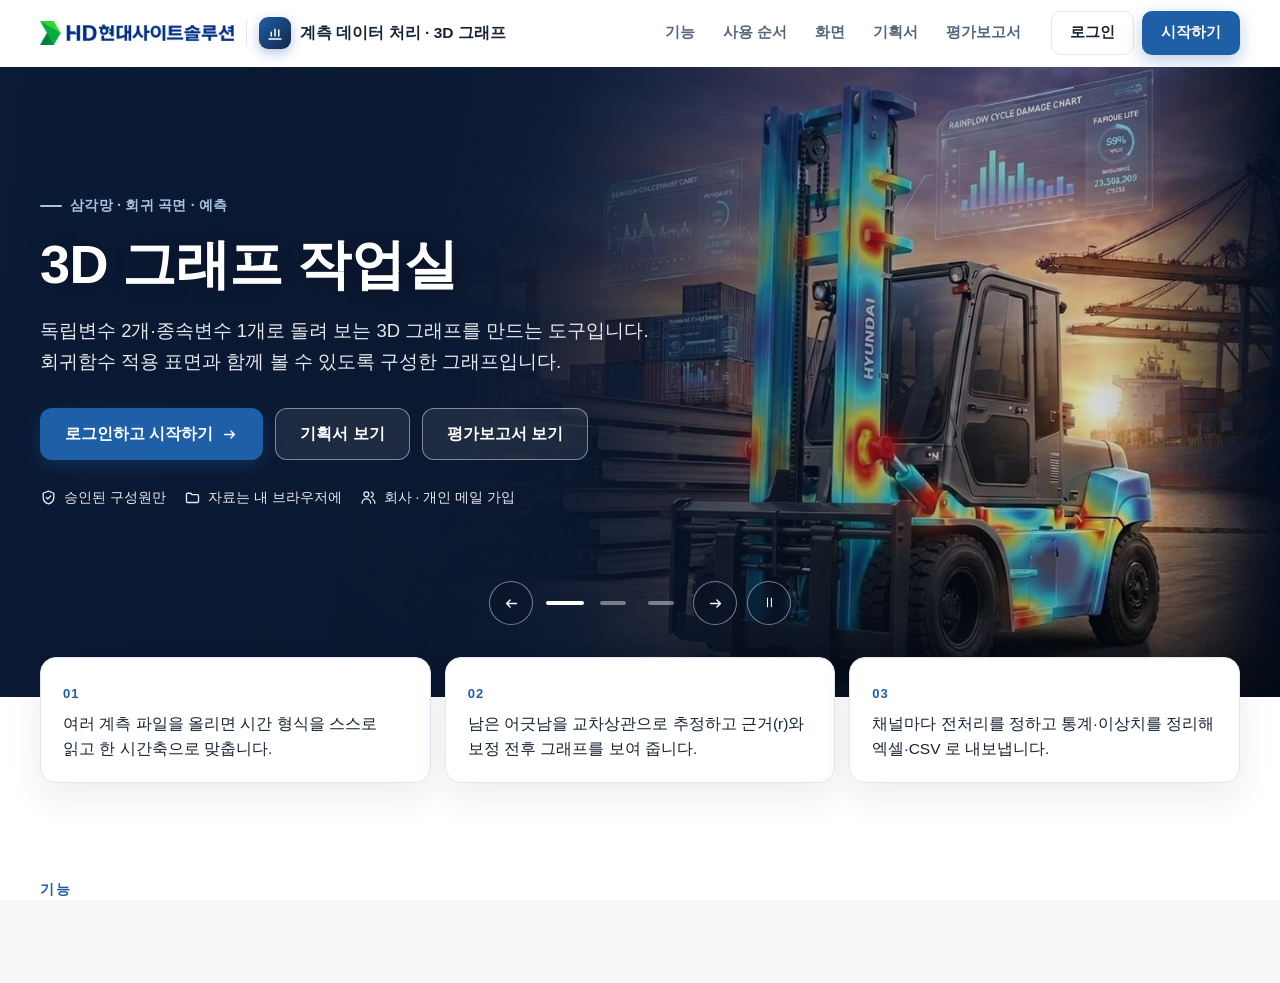
<file: index.html>
<!DOCTYPE html>
<html lang="ko">
<head>
<meta charset="UTF-8">
<meta name="viewport" content="width=device-width, initial-scale=1.0">
<title>계측 데이터 처리 · 3D 그래프 — 서로 다른 계측기 시간 동기화와 전처리</title>
<!-- seo-kit: 검색 · 공유 미리보기(주소를 옮기면 이 묶음의 주소를 내 주소로) -->
<link rel="canonical" href="https://build-2611-04.jobability.co.kr/">
<meta name="robots" content="index,follow">
<meta property="og:type" content="website">
<meta property="og:site_name" content="HD현대사이트솔루션">
<meta property="og:title" content="HD현대사이트솔루션 · 3D 그래프 작업실">
<meta property="og:description" content="독립변수 2개·종속변수 1개로 돌려 보는 3D 그래프를 만드는 도구입니다. 회귀함수 적용 표면과 함께 볼 수 있도록 구성한 그래프입니다.">
<meta property="og:url" content="https://build-2611-04.jobability.co.kr/">
<meta property="og:image" content="https://build-2611-04.jobability.co.kr/og-image.png?v=2">
<meta property="og:image:secure_url" content="https://build-2611-04.jobability.co.kr/og-image.png?v=2">
<meta property="og:image:type" content="image/png">
<meta property="og:image:width" content="1200">
<meta property="og:image:height" content="630">
<meta property="og:image:alt" content="3D 그래프 작업실">
<meta property="og:locale" content="ko_KR">
<meta name="twitter:card" content="summary_large_image">
<meta name="twitter:title" content="HD현대사이트솔루션 · 3D 그래프 작업실">
<meta name="twitter:description" content="독립변수 2개·종속변수 1개로 돌려 보는 3D 그래프를 만드는 도구입니다. 회귀함수 적용 표면과 함께 볼 수 있도록 구성한 그래프입니다.">
<meta name="twitter:image" content="https://build-2611-04.jobability.co.kr/og-image.png?v=2">
<!-- /seo-kit -->
<meta name="description" content="독립변수 2개·종속변수 1개로 돌려 보는 3D 그래프를 만드는 도구입니다. 회귀함수 적용 표면과 함께 볼 수 있도록 구성한 그래프입니다.">
<link rel="icon" href="favicon.svg" type="image/svg+xml">
<link rel="stylesheet" href="css/style.css">
<link rel="stylesheet" href="css/app.css">
<!-- auth-kit: 로그인 전에는 도구 화면을 감춘다(js/auth.js 가 판정 뒤 푼다) -->
<script>document.documentElement.classList.add('auth-lock')</script>
<link rel="stylesheet" href="css/auth.css?v=2026-11-13.13">
<link rel="stylesheet" href="css/board.css?v=2026-11-13.13">
<link rel="stylesheet" href="css/kit-build.css?v=2026-11-13.13">
<!-- /auth-kit -->
</head>
<body>

<nav class="topnav" aria-label="주요 메뉴">
  <div class="topnav-inner">
    <a class="topnav-brand" href="surface.html">계측 데이터 처리 · 3D 그래프 <small>build-2611-04 · 기획 노현석</small></a>
    <ul class="topnav-links">
      <li><a href="#s-data">파일</a></li>
      <li><a href="#s-sync">동기화</a></li>
      <li><a href="#s-pre">전처리</a></li>
      <li><a href="#s-result">결과</a></li>
      <li><a href="#s-3d">3D 그래프</a></li>
      <li><a href="surface.html">3D 작업실</a></li>
      <li><a href="guide.html">사용법</a></li>
      <li><a href="plan.html">기획서</a></li>
    </ul>
  </div>
</nav>

<header class="hero"><div class="wrap">
  <div class="eyebrow">생성형 AI 업무자동화 전문가과정 · 2차수 · 프로젝트 04 · v1.1</div>
  <h1>계측 데이터 처리 · 3D 그래프</h1>
  <p>샘플링 주기·시작 시각·시간 형식이 다른 계측기 파일을 <b>한 시간축으로 맞춥니다</b>.
     시작 시각으로 먼저 맞추고, 남은 어긋남은 <b>기준 신호와의 교차상관</b>으로 추정해 보정합니다.
     전처리·이상치 표시·엑셀 내보내기를 하고, 독립변수 2개·종속변수 1개로 <b>돌려 보는 3D 그래프</b>를 그립니다.</p>
</div></header>

<main><div class="wrap">

<section id="s-data" class="card">
  <h2 style="margin-top:0">1. 계측 파일을 올리세요</h2>
  <p class="sub">CSV·TXT·엑셀(.xlsx) 여러 개를 한 번에 올릴 수 있습니다. 엑셀은 시트마다 계측기 하나로 읽습니다.
     시간 열(날짜+시각, 시각만, 경과 초·ms)과 머리말의 시작 시각·샘플링 주기를 스스로 찾습니다.</p>
  <label class="drop" id="drop">
    <input type="file" id="file" accept=".csv,.txt,.tsv,.dat,.xlsx,.xls" multiple>
    <b>계측 파일을 끌어다 놓거나 눌러서 고르세요</b>
    <span>파일은 서버로 올라가지 않습니다 · 브라우저 안에서만 계산합니다</span>
  </label>
  <div class="btnrow">
    <button class="btn primary" id="btn-sample">예제로 해보기</button>
    <button class="btn" id="btn-sample-dl">예제 파일 내려받기</button>
    <button class="btn" id="btn-reset">모두 비우기</button>
  </div>
  <p class="sub" style="margin-top:10px">예제는 가상 지게차의 응력(50 Hz)·가속도(200 Hz) 계측 2종입니다. 예제 데이터는 실제 사내 데이터가 아닙니다.</p>
  <div id="data-status"></div>
  <div id="files" class="files"></div>
</section>

<section id="s-sync" class="card" hidden>
  <h2 style="margin-top:0">2. 시간 동기화</h2>
  <p class="sub">기준 파일의 시작을 0초로 둡니다. 다른 파일은 <b>시작 시각 차이</b>만큼 옮긴 뒤,
     기준 신호와 같은 사건(충격·시동)이 겹치도록 <b>지연</b>을 추정해 한 번 더 옮깁니다.</p>
  <div class="ctrl">
    <label>기준 파일 <select id="ref"></select></label>
    <label>기준 신호 <select id="ref-ch"></select></label>
    <label>공통 간격(초) <input type="number" id="dt" step="0.001" min="0" style="width:110px"></label>
    <label>구간 <select id="span"><option value="overlap">모든 파일이 겹치는 구간</option><option value="union">전체 구간(없는 곳은 빈 값)</option></select></label>
    <label>자르기 <input type="number" id="cut-from" step="0.1" placeholder="시작 초" style="width:90px"> ~ <input type="number" id="cut-to" step="0.1" placeholder="끝 초" style="width:90px"></label>
  </div>
  <div id="lag-rows" class="lagrows"></div>
  <h3>지연 보정 전후 (기준 신호 봉우리 둘레)</h3>
  <div id="lagchart" class="chart"></div>
  <div id="offsets"></div>
</section>

<section id="s-pre" class="card" hidden>
  <h2 style="margin-top:0">3. 전처리</h2>
  <p class="sub">원래 샘플에서 처리한 뒤 공통 시간축으로 옮깁니다. 순서: 이상치 찾기 → (고르면) 보간으로 바꾸기 → 배율·오프셋 → 영점 → 이동평균 → 저역통과.
     저역통과는 앞뒤로 두 번 걸어 시간 지연이 생기지 않습니다.</p>
  <div class="tablewrap"><table id="pre-table"></table></div>
  <p class="sub" style="margin-top:8px">이상치 기준은 「앞뒤 점에서 혼자 튄 정도」가 보통 퍼짐의 몇 배인가입니다. 0 이면 찾지 않습니다.</p>
</section>

<section id="s-result" class="card" hidden>
  <h2 style="margin-top:0">4. 동기화 결과</h2>
  <div id="sync-status"></div>
  <div class="ctrl">
    <label class="chk"><input type="checkbox" id="norm" checked> 채널마다 높이 맞춰 겹쳐 보기(정규화)</label>
    <label>보기 구간 <input type="number" id="v-from" step="0.1" style="width:90px"> ~ <input type="number" id="v-to" step="0.1" style="width:90px"> 초</label>
  </div>
  <div id="ch-toggle" class="legend chtoggle"></div>
  <div id="ts" class="chart"></div>
  <p class="sub" style="margin-top:6px">빨간 점은 이상치로 표시된 곳입니다. <span class="calc-i">보간값</span> 표시가 있는 채널은 원래 샘플 사이를 선형 보간으로 채운 값입니다.</p>
  <div class="tablewrap"><table id="stat-table"></table></div>
  <div class="btnrow">
    <button class="btn green" id="btn-xlsx">엑셀로 내보내기</button>
    <button class="btn" id="btn-csv">CSV 로 내보내기</button>
  </div>
  <h3>요약 문장</h3>
  <p class="sub">숫자에서 규칙으로 만든 문장입니다. 보고서에 붙여 쓰세요.</p>
  <pre id="summary" class="summary"></pre>
  <details class="ai">
    <summary>AI 로 문장 다듬기 (선택)</summary>
    <p class="sub">키가 없어도 위 요약과 모든 계산은 그대로 됩니다. 키는 이 브라우저에만 저장됩니다.
       AI 에는 요약 문장만 보내고 계측 원데이터는 보내지 않습니다.</p>
    <div class="ctrl">
      <label>제공자 <select id="ai-prov"><option value="openai">OpenAI (gpt-4o-mini)</option><option value="anthropic">Anthropic (claude-haiku-5-5)</option></select></label>
      <label>API 키 <input type="password" id="ai-key" autocomplete="off" style="width:240px"></label>
      <button class="btn" id="ai-run">보고서 문장으로 다듬기</button>
    </div>
    <div id="ai-out"></div>
  </details>
</section>

<section id="s-3d" class="card">
  <h2 style="margin-top:0">5. 3D 그래프</h2>
  <div class="note">v1.1 <b><a href="surface.html">3D 작업실</a></b> — 엑셀에서 붙여 넣은 표로 측정점 삼각망 면 · 2차 회귀 곡면 + 측정점 · 예측점을 창 여러 개로 함께 보고, 뷰 동기화와 뷰 큐브 면 정렬로 돌립니다. <a href="surface.html#example">예제로 바로 보기</a></div>
  <p class="sub">독립변수 2개(X·Y)와 종속변수 1개(Z)를 고르세요. 시험 조건 매트릭스처럼 격자로 된 데이터는 측정값 그대로 곡면이 되고,
     흩어진 점은 역거리 가중(IDW)으로 격자를 채웁니다 — 채운 값은 <b>추정값</b>입니다.
     끌어서 돌리고, 휠(또는 버튼)로 확대합니다.</p>
  <div class="ctrl">
    <label>데이터 <select id="src3"><option value="sample">예제 시험 매트릭스(하중 × 인상높이)</option><option value="sync">동기화 결과</option><option value="file">표 파일 올리기</option></select></label>
    <label id="f3-wrap" hidden><input type="file" id="f3d" accept=".csv,.txt,.xlsx,.xls" class="show"></label>
    <label>X <select id="ax-x"></select></label>
    <label>Y <select id="ax-y"></select></label>
    <label>Z <select id="ax-z"></select></label>
  </div>
  <div class="ctrl">
    <label>표시 <select id="mode3"><option value="both">곡면 + 측정점</option><option value="surface">곡면</option><option value="points">측정점(산점)</option></select></label>
    <label>보간 격자 <input type="number" id="grid3" value="30" min="5" max="80" style="width:70px"></label>
    <label class="chk"><input type="checkbox" id="force3"> 격자 데이터도 IDW 로 다시 채우기</label>
    <label>색상 맵 <select id="cmap"><option value="viridis">viridis</option><option value="jet">jet</option><option value="coolwarm">coolwarm</option><option value="gray">회색</option></select></label>
  </div>
  <div class="canvas-wrap"><canvas id="c3d" width="960" height="600" aria-label="3D 그래프"></canvas></div>
  <div class="btnrow">
    <button class="btn" id="v-reset">처음 각도</button>
    <button class="btn" id="v-top">위에서 보기</button>
    <button class="btn" id="v-in">확대</button>
    <button class="btn" id="v-out">축소</button>
    <button class="btn green" id="btn-png">PNG 로 저장</button>
  </div>
  <div id="info3"></div>
</section>

</div></main>

<footer><div class="wrap">
  생성형 AI 업무자동화 전문가과정 2차수 · 프로젝트 04 · 기획 노현석 ·
  예제 데이터는 실제 사내 데이터가 아닙니다.
</div></footer>

<script src="lib/xlsx.full.min.js"></script>
<script src="js/engine.js"></script>
<script src="js/app.js"></script>
<!-- auth-kit: 로그인 · 사용 신청 · 승인 · 게시판(키트 정본 data10-00/kit/auth, 적용 build-2611-00/tools/kit) -->
<script src="vendor/supabase.js?v=2026-11-13.13"></script>
<script src="js/auth-config.js?v=2026-11-13.13"></script>
<script src="js/kit-build.js?v=2026-11-13.13"></script>
<script src="js/board.js?v=2026-11-13.13"></script>
<script src="js/auth.js?v=2026-11-13.13"></script>
<!-- /auth-kit -->
</body>
</html>
</file>
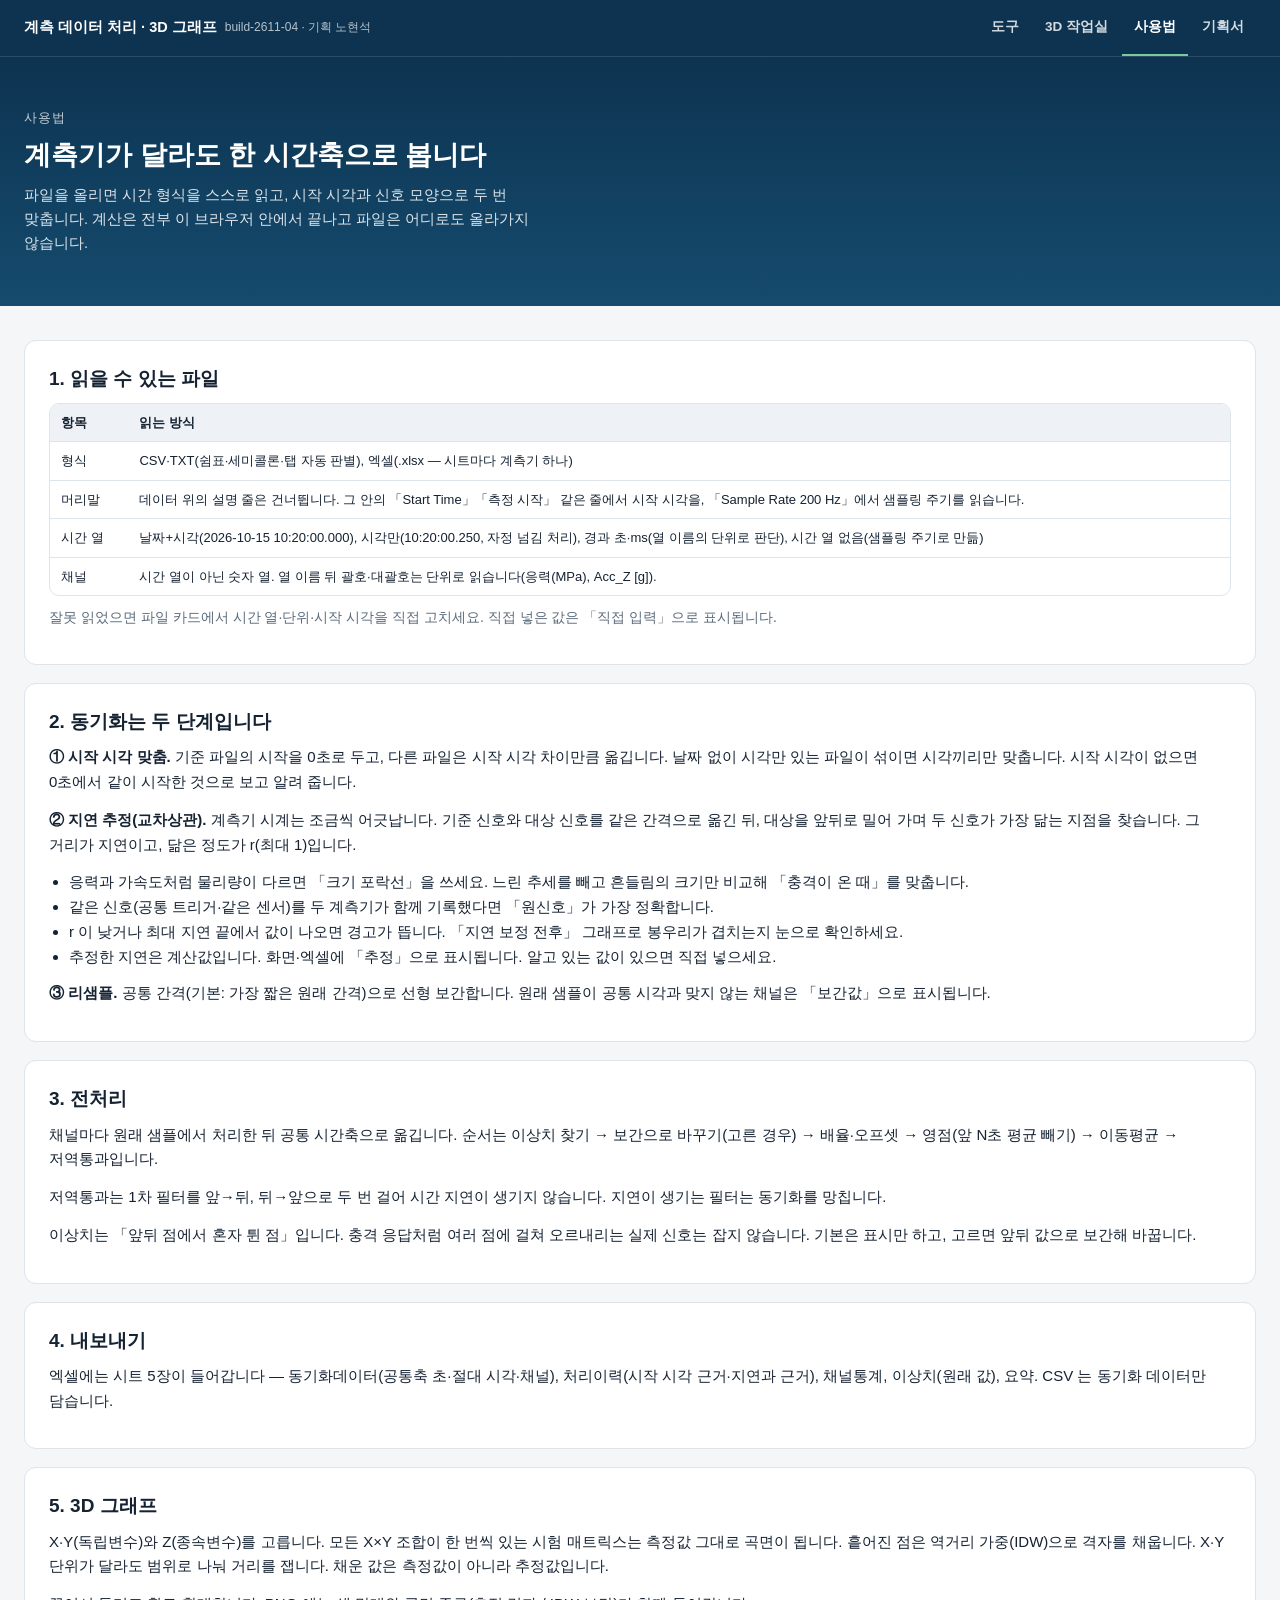
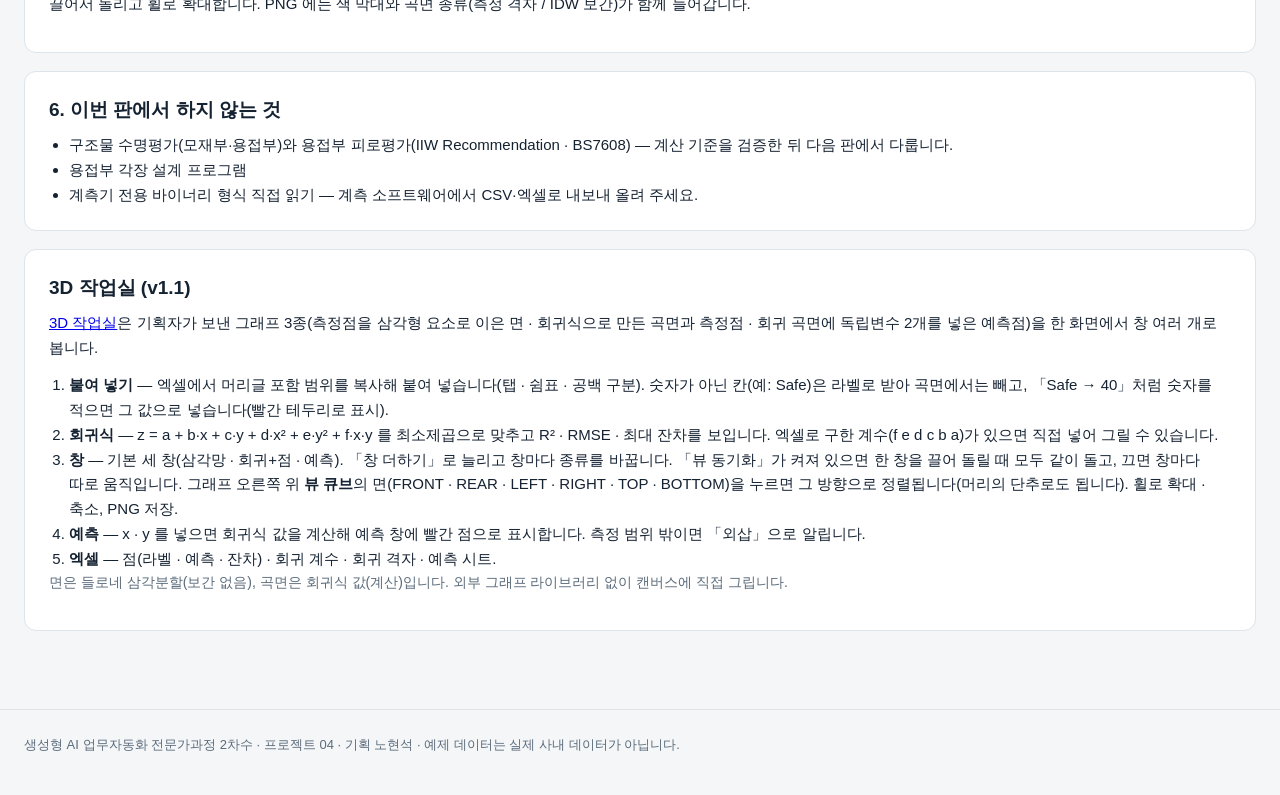
<file: guide.html>
<!DOCTYPE html>
<html lang="ko">
<head>
<meta charset="UTF-8">
<meta name="viewport" content="width=device-width, initial-scale=1.0">
<title>사용법 — 계측 데이터 처리 · 3D 그래프</title>
<!-- seo-kit: 검색 · 공유 미리보기(주소를 옮기면 이 묶음의 주소를 내 주소로) -->
<link rel="canonical" href="https://build-2611-04.jobability.co.kr/guide.html">
<meta name="robots" content="index,follow">
<meta property="og:type" content="website">
<meta property="og:site_name" content="HD현대사이트솔루션">
<meta property="og:title" content="사용법 — 계측 데이터 처리 · 3D 그래프">
<meta property="og:description" content="샘플링 주기·시작 시각·시간 형식이 다른 계측기 CSV·엑셀을 한 시간축으로 맞추고(시작 시각 + 교차상관 지연 추정 + 선형 보간 리샘플), 전처리·이상치 표시·엑셀 내보내기와 독립변수 2개·종속변수 1개로 돌려 보는 3D 그래프를 만드는 도구입니다.">
<meta property="og:url" content="https://build-2611-04.jobability.co.kr/guide.html">
<meta property="og:image" content="https://build-2611-04.jobability.co.kr/og-image.png?v=2">
<meta property="og:image:secure_url" content="https://build-2611-04.jobability.co.kr/og-image.png?v=2">
<meta property="og:image:type" content="image/png">
<meta property="og:image:width" content="1200">
<meta property="og:image:height" content="630">
<meta property="og:image:alt" content="3D 그래프 작업실">
<meta property="og:locale" content="ko_KR">
<meta name="twitter:card" content="summary_large_image">
<meta name="twitter:title" content="사용법 — 계측 데이터 처리 · 3D 그래프">
<meta name="twitter:description" content="샘플링 주기·시작 시각·시간 형식이 다른 계측기 CSV·엑셀을 한 시간축으로 맞추고(시작 시각 + 교차상관 지연 추정 + 선형 보간 리샘플), 전처리·이상치 표시·엑셀 내보내기와 독립변수 2개·종속변수 1개로 돌려 보는 3D 그래프를 만드는 도구입니다.">
<meta name="twitter:image" content="https://build-2611-04.jobability.co.kr/og-image.png?v=2">
<!-- /seo-kit -->
<link rel="icon" href="favicon.svg" type="image/svg+xml">
<link rel="stylesheet" href="css/style.css">
<link rel="stylesheet" href="css/app.css">
</head>
<body>
<nav class="topnav" aria-label="주요 메뉴">
  <div class="topnav-inner">
    <a class="topnav-brand" href="surface.html">계측 데이터 처리 · 3D 그래프 <small>build-2611-04 · 기획 노현석</small></a>
    <ul class="topnav-links">
      <li><a href="index.html">도구</a></li>
      <li><a href="surface.html">3D 작업실</a></li>
      <li><a href="guide.html" class="active" aria-current="page">사용법</a></li>
      <li><a href="plan.html">기획서</a></li>
    </ul>
  </div>
</nav>
<header class="hero"><div class="wrap">
  <div class="eyebrow">사용법</div>
  <h1>계측기가 달라도 한 시간축으로 봅니다</h1>
  <p>파일을 올리면 시간 형식을 스스로 읽고, 시작 시각과 신호 모양으로 두 번 맞춥니다. 계산은 전부 이 브라우저 안에서 끝나고 파일은 어디로도 올라가지 않습니다.</p>
</div></header>
<main><div class="wrap">
<div class="card">
  <h2 style="margin-top:0">1. 읽을 수 있는 파일</h2>
  <div class="tablewrap"><table>
    <thead><tr><th>항목</th><th>읽는 방식</th></tr></thead>
    <tbody>
      <tr><td>형식</td><td>CSV·TXT(쉼표·세미콜론·탭 자동 판별), 엑셀(.xlsx — 시트마다 계측기 하나)</td></tr>
      <tr><td>머리말</td><td>데이터 위의 설명 줄은 건너뜁니다. 그 안의 「Start Time」「측정 시작」 같은 줄에서 시작 시각을, 「Sample Rate 200 Hz」에서 샘플링 주기를 읽습니다.</td></tr>
      <tr><td>시간 열</td><td>날짜+시각(2026-10-15 10:20:00.000), 시각만(10:20:00.250, 자정 넘김 처리), 경과 초·ms(열 이름의 단위로 판단), 시간 열 없음(샘플링 주기로 만듦)</td></tr>
      <tr><td>채널</td><td>시간 열이 아닌 숫자 열. 열 이름 뒤 괄호·대괄호는 단위로 읽습니다(응력(MPa), Acc_Z [g]).</td></tr>
    </tbody>
  </table></div>
  <p class="sub" style="margin-top:10px">잘못 읽었으면 파일 카드에서 시간 열·단위·시작 시각을 직접 고치세요. 직접 넣은 값은 「직접 입력」으로 표시됩니다.</p>
</div>
<div class="card">
  <h2 style="margin-top:0">2. 동기화는 두 단계입니다</h2>
  <p><b>① 시작 시각 맞춤.</b> 기준 파일의 시작을 0초로 두고, 다른 파일은 시작 시각 차이만큼 옮깁니다.
  날짜 없이 시각만 있는 파일이 섞이면 시각끼리만 맞춥니다. 시작 시각이 없으면 0초에서 같이 시작한 것으로 보고 알려 줍니다.</p>
  <p><b>② 지연 추정(교차상관).</b> 계측기 시계는 조금씩 어긋납니다. 기준 신호와 대상 신호를 같은 간격으로 옮긴 뒤,
  대상을 앞뒤로 밀어 가며 두 신호가 가장 닮는 지점을 찾습니다. 그 거리가 지연이고, 닮은 정도가 r(최대 1)입니다.</p>
  <ul style="margin:0 0 12px 20px">
    <li>응력과 가속도처럼 물리량이 다르면 「크기 포락선」을 쓰세요. 느린 추세를 빼고 흔들림의 크기만 비교해 「충격이 온 때」를 맞춥니다.</li>
    <li>같은 신호(공통 트리거·같은 센서)를 두 계측기가 함께 기록했다면 「원신호」가 가장 정확합니다.</li>
    <li>r 이 낮거나 최대 지연 끝에서 값이 나오면 경고가 뜹니다. 「지연 보정 전후」 그래프로 봉우리가 겹치는지 눈으로 확인하세요.</li>
    <li>추정한 지연은 계산값입니다. 화면·엑셀에 「추정」으로 표시됩니다. 알고 있는 값이 있으면 직접 넣으세요.</li>
  </ul>
  <p><b>③ 리샘플.</b> 공통 간격(기본: 가장 짧은 원래 간격)으로 선형 보간합니다. 원래 샘플이 공통 시각과 맞지 않는 채널은 「보간값」으로 표시됩니다.</p>
</div>
<div class="card">
  <h2 style="margin-top:0">3. 전처리</h2>
  <p>채널마다 원래 샘플에서 처리한 뒤 공통 시간축으로 옮깁니다. 순서는 이상치 찾기 → 보간으로 바꾸기(고른 경우) → 배율·오프셋 → 영점(앞 N초 평균 빼기) → 이동평균 → 저역통과입니다.</p>
  <p>저역통과는 1차 필터를 앞→뒤, 뒤→앞으로 두 번 걸어 시간 지연이 생기지 않습니다. 지연이 생기는 필터는 동기화를 망칩니다.</p>
  <p>이상치는 「앞뒤 점에서 혼자 튄 점」입니다. 충격 응답처럼 여러 점에 걸쳐 오르내리는 실제 신호는 잡지 않습니다. 기본은 표시만 하고, 고르면 앞뒤 값으로 보간해 바꿉니다.</p>
</div>
<div class="card">
  <h2 style="margin-top:0">4. 내보내기</h2>
  <p>엑셀에는 시트 5장이 들어갑니다 — 동기화데이터(공통축 초·절대 시각·채널), 처리이력(시작 시각 근거·지연과 근거), 채널통계, 이상치(원래 값), 요약. CSV 는 동기화 데이터만 담습니다.</p>
</div>
<div class="card">
  <h2 style="margin-top:0">5. 3D 그래프</h2>
  <p>X·Y(독립변수)와 Z(종속변수)를 고릅니다. 모든 X×Y 조합이 한 번씩 있는 시험 매트릭스는 측정값 그대로 곡면이 됩니다.
  흩어진 점은 역거리 가중(IDW)으로 격자를 채웁니다. X·Y 단위가 달라도 범위로 나눠 거리를 잽니다. 채운 값은 측정값이 아니라 추정값입니다.</p>
  <p>끌어서 돌리고 휠로 확대합니다. PNG 에는 색 막대와 곡면 종류(측정 격자 / IDW 보간)가 함께 들어갑니다.</p>
</div>
<div class="card">
  <h2 style="margin-top:0">6. 이번 판에서 하지 않는 것</h2>
  <ul style="margin-left:20px">
    <li>구조물 수명평가(모재부·용접부)와 용접부 피로평가(IIW Recommendation · BS7608) — 계산 기준을 검증한 뒤 다음 판에서 다룹니다.</li>
    <li>용접부 각장 설계 프로그램</li>
    <li>계측기 전용 바이너리 형식 직접 읽기 — 계측 소프트웨어에서 CSV·엑셀로 내보내 올려 주세요.</li>
  </ul>
</div>
<div class="card" id="g-surface">
  <h2 style="margin-top:0">3D 작업실 (v1.1)</h2>
  <p><a href="surface.html">3D 작업실</a>은 기획자가 보낸 그래프 3종(측정점을 삼각형 요소로 이은 면 · 회귀식으로 만든 곡면과 측정점 · 회귀 곡면에 독립변수 2개를 넣은 예측점)을 한 화면에서 창 여러 개로 봅니다.</p>
  <ol style="margin-left:20px">
    <li><b>붙여 넣기</b> — 엑셀에서 머리글 포함 범위를 복사해 붙여 넣습니다(탭 · 쉼표 · 공백 구분). 숫자가 아닌 칸(예: Safe)은 라벨로 받아 곡면에서는 빼고, 「Safe → 40」처럼 숫자를 적으면 그 값으로 넣습니다(빨간 테두리로 표시).</li>
    <li><b>회귀식</b> — z = a + b·x + c·y + d·x² + e·y² + f·x·y 를 최소제곱으로 맞추고 R² · RMSE · 최대 잔차를 보입니다. 엑셀로 구한 계수(f e d c b a)가 있으면 직접 넣어 그릴 수 있습니다.</li>
    <li><b>창</b> — 기본 세 창(삼각망 · 회귀+점 · 예측). 「창 더하기」로 늘리고 창마다 종류를 바꿉니다. 「뷰 동기화」가 켜져 있으면 한 창을 끌어 돌릴 때 모두 같이 돌고, 끄면 창마다 따로 움직입니다. 그래프 오른쪽 위 <b>뷰 큐브</b>의 면(FRONT · REAR · LEFT · RIGHT · TOP · BOTTOM)을 누르면 그 방향으로 정렬됩니다(머리의 단추로도 됩니다). 휠로 확대 · 축소, PNG 저장.</li>
    <li><b>예측</b> — x · y 를 넣으면 회귀식 값을 계산해 예측 창에 빨간 점으로 표시합니다. 측정 범위 밖이면 「외삽」으로 알립니다.</li>
    <li><b>엑셀</b> — 점(라벨 · 예측 · 잔차) · 회귀 계수 · 회귀 격자 · 예측 시트.</li>
  </ol>
  <p class="sub">면은 들로네 삼각분할(보간 없음), 곡면은 회귀식 값(계산)입니다. 외부 그래프 라이브러리 없이 캔버스에 직접 그립니다.</p>
</div>
</div></main>
<footer><div class="wrap">생성형 AI 업무자동화 전문가과정 2차수 · 프로젝트 04 · 기획 노현석 · 예제 데이터는 실제 사내 데이터가 아닙니다.</div></footer>
</body>
</html>
</file>
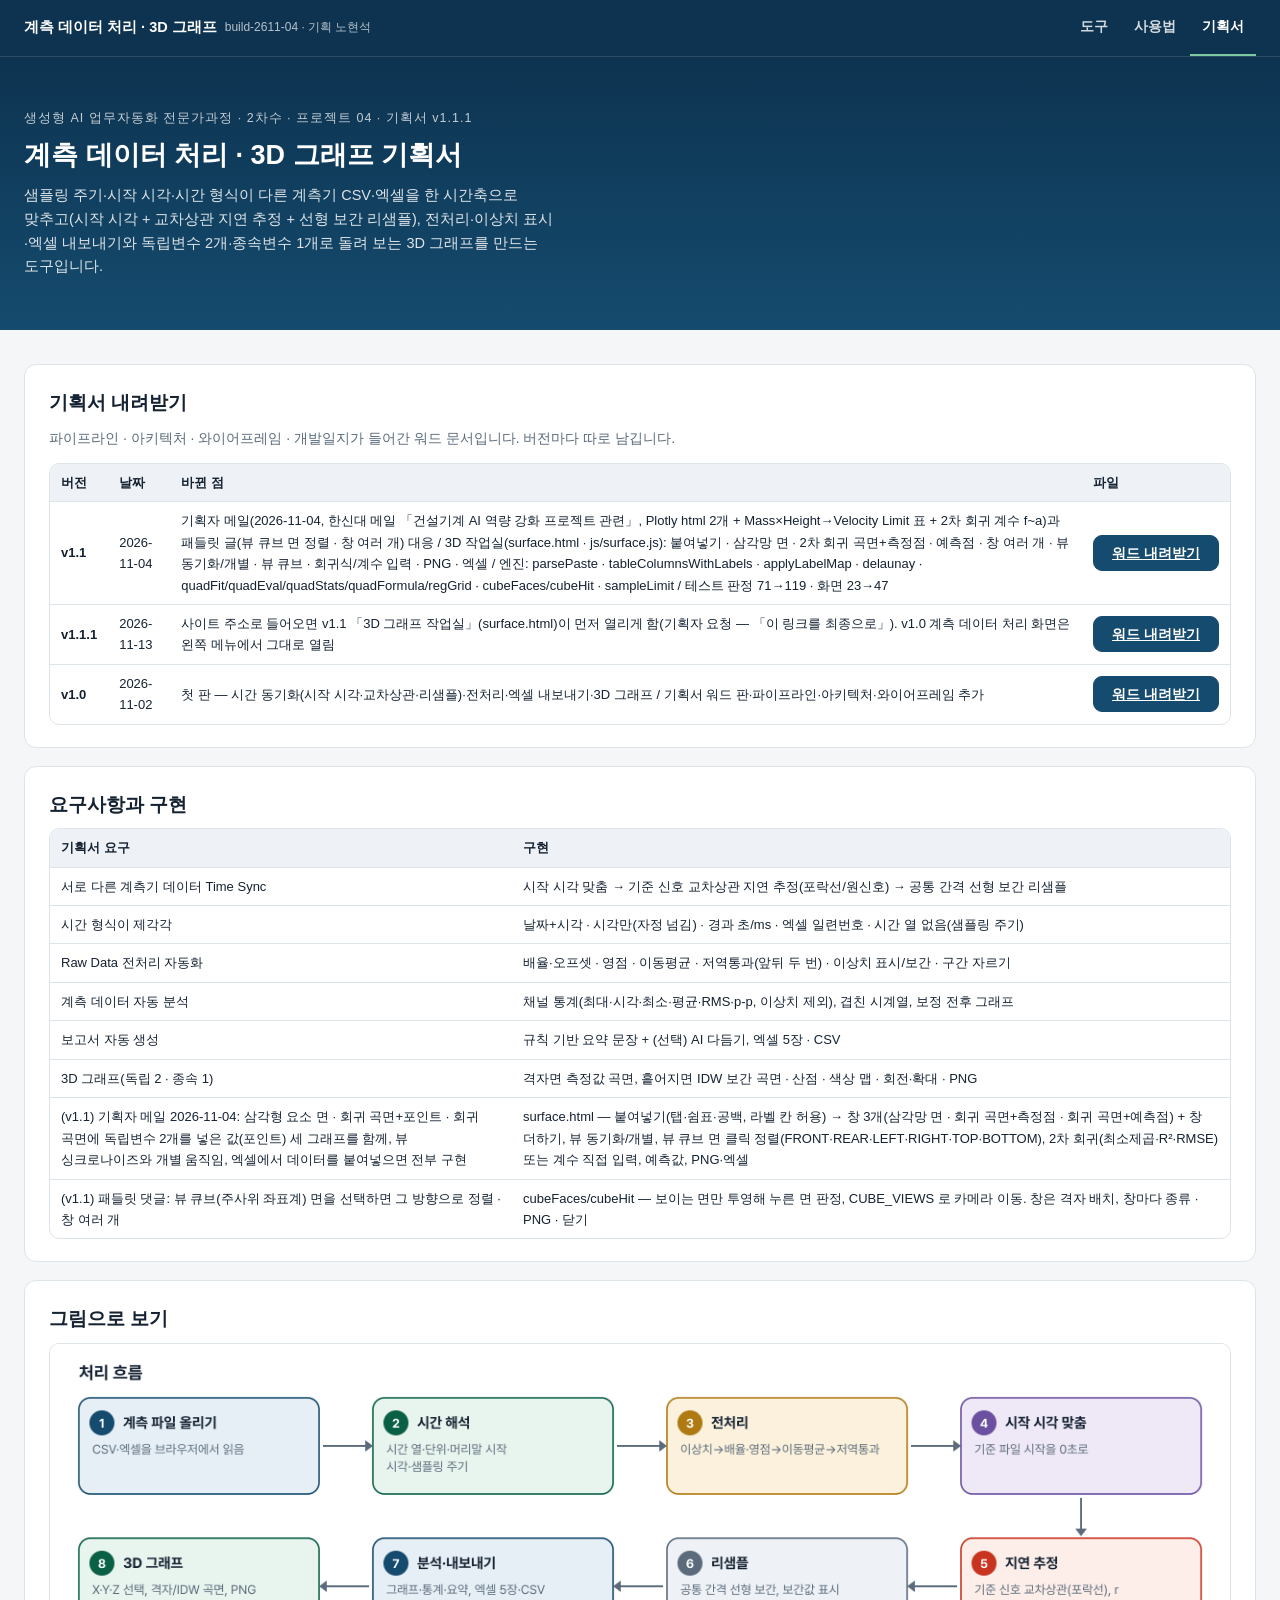
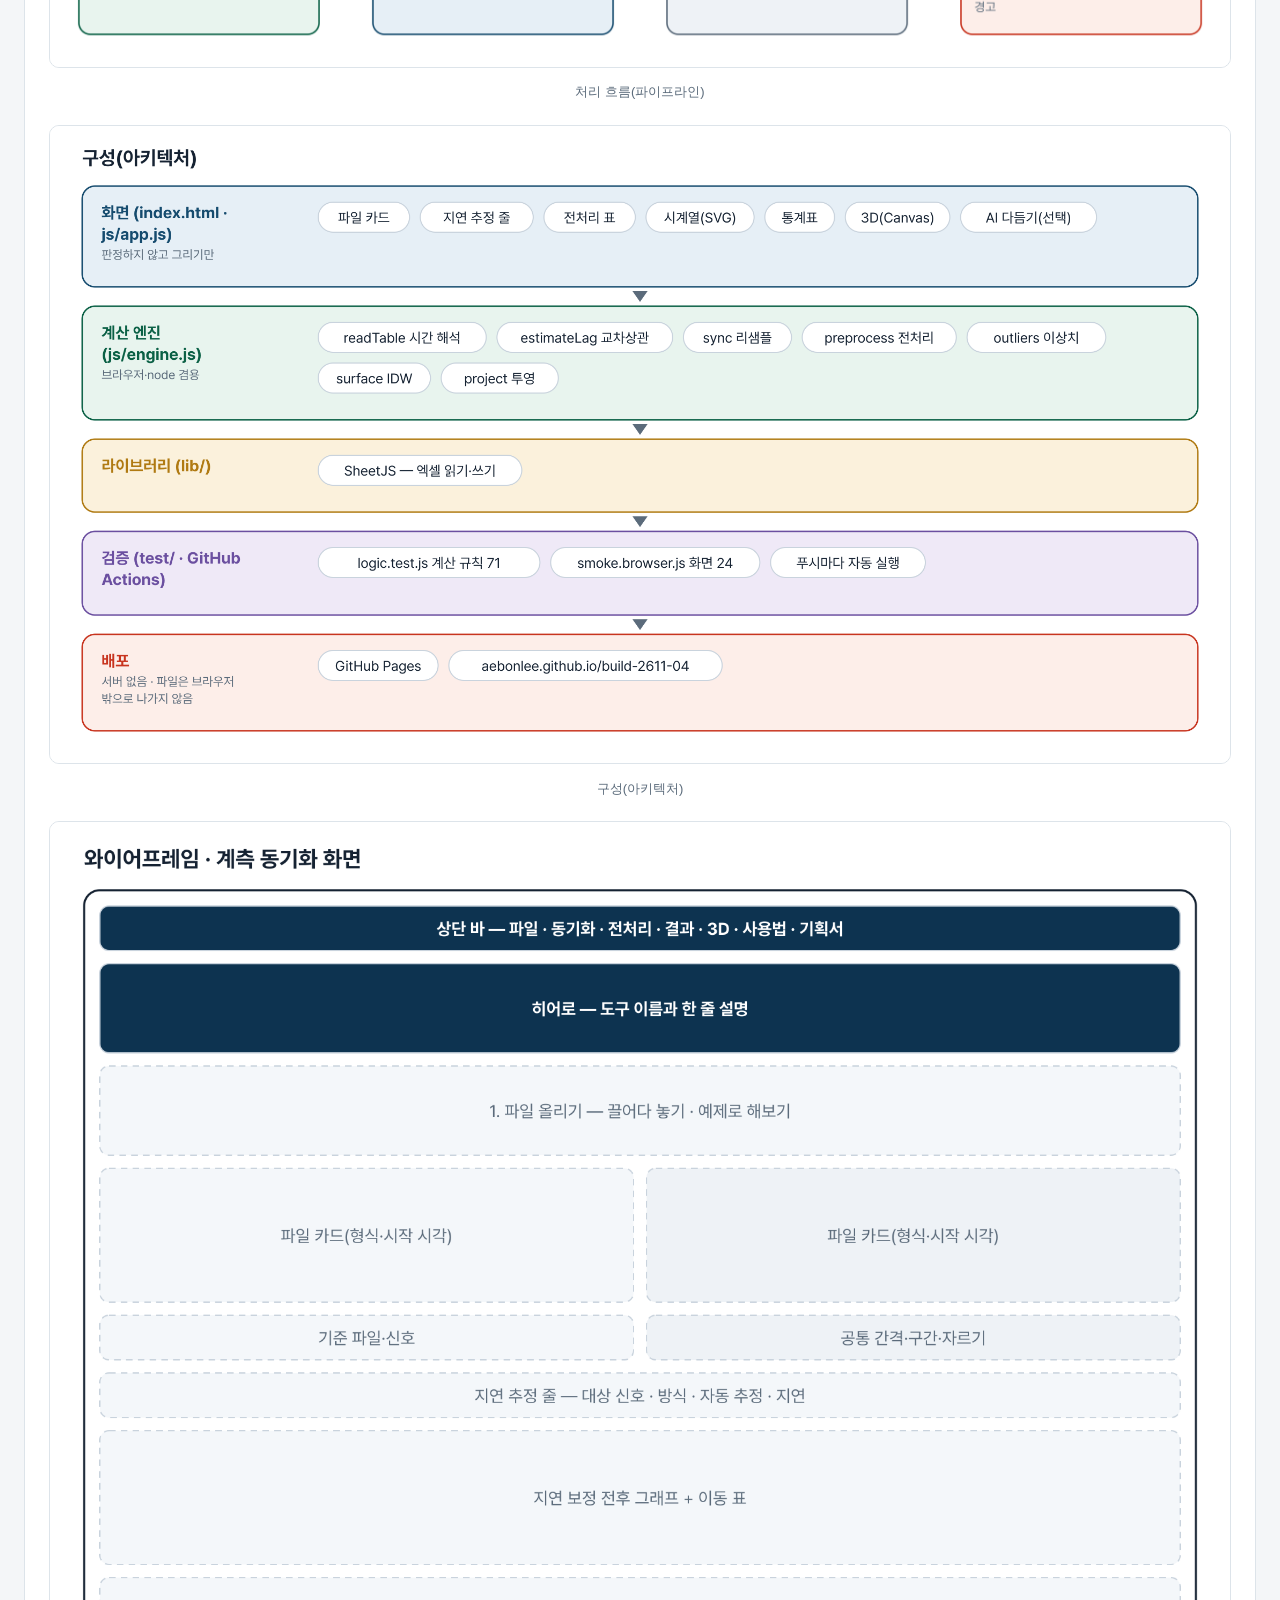
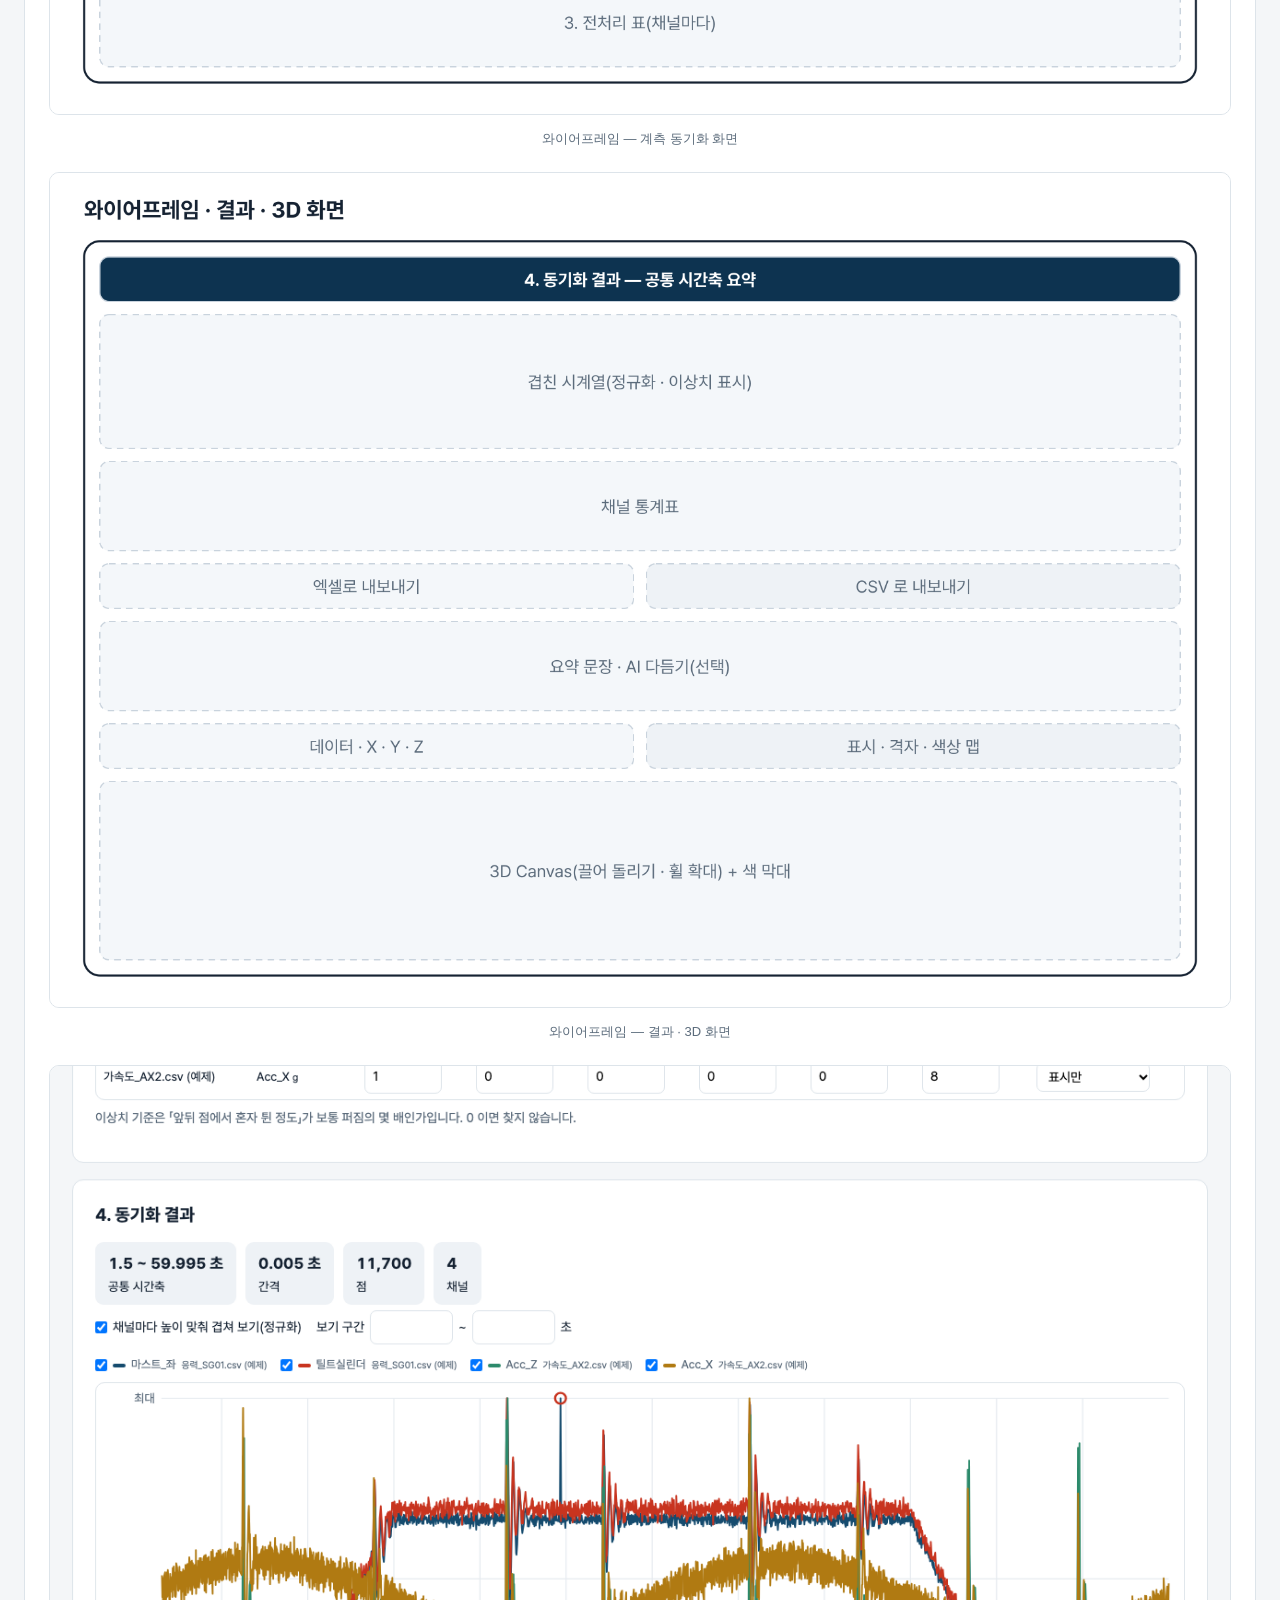
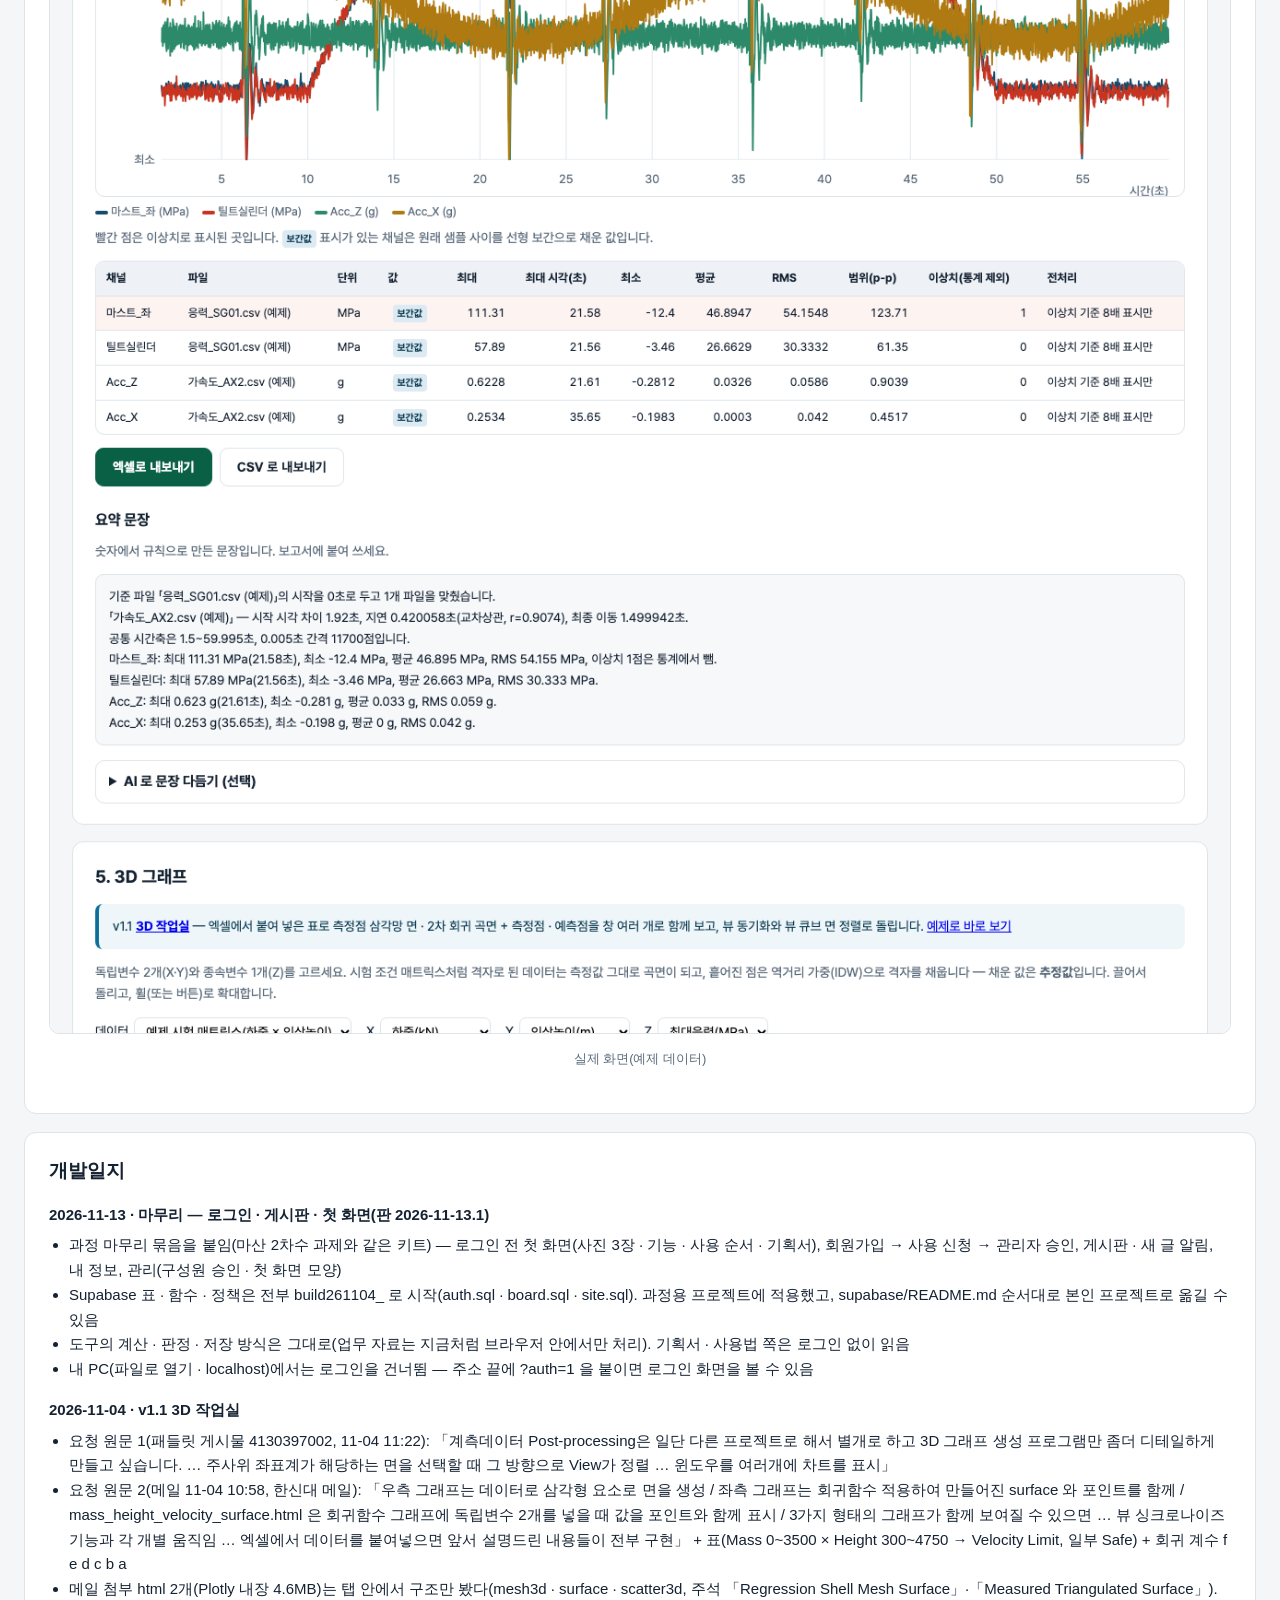
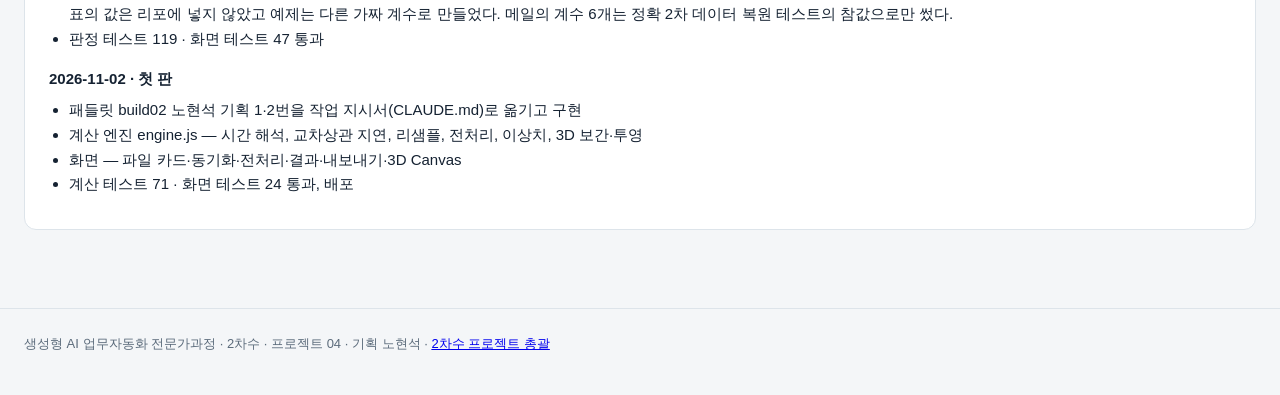
<file: plan.html>
<!DOCTYPE html>
<html lang="ko">
<head>
<meta charset="UTF-8">
<meta name="viewport" content="width=device-width, initial-scale=1.0">
<title>기획서 — 계측 데이터 처리 · 3D 그래프</title>
<!-- seo-kit: 검색 · 공유 미리보기(주소를 옮기면 이 묶음의 주소를 내 주소로) -->
<link rel="canonical" href="https://build-2611-04.jobability.co.kr/plan.html">
<meta name="robots" content="index,follow">
<meta property="og:type" content="website">
<meta property="og:site_name" content="HD현대사이트솔루션">
<meta property="og:title" content="기획서 — 계측 데이터 처리 · 3D 그래프">
<meta property="og:description" content="샘플링 주기·시작 시각·시간 형식이 다른 계측기 CSV·엑셀을 한 시간축으로 맞추고(시작 시각 + 교차상관 지연 추정 + 선형 보간 리샘플), 전처리·이상치 표시·엑셀 내보내기와 독립변수 2개·종속변수 1개로 돌려 보는 3D 그래프를 만드는 도구입니다.">
<meta property="og:url" content="https://build-2611-04.jobability.co.kr/plan.html">
<meta property="og:image" content="https://build-2611-04.jobability.co.kr/og-image.png?v=2">
<meta property="og:image:secure_url" content="https://build-2611-04.jobability.co.kr/og-image.png?v=2">
<meta property="og:image:type" content="image/png">
<meta property="og:image:width" content="1200">
<meta property="og:image:height" content="630">
<meta property="og:image:alt" content="3D 그래프 작업실">
<meta property="og:locale" content="ko_KR">
<meta name="twitter:card" content="summary_large_image">
<meta name="twitter:title" content="기획서 — 계측 데이터 처리 · 3D 그래프">
<meta name="twitter:description" content="샘플링 주기·시작 시각·시간 형식이 다른 계측기 CSV·엑셀을 한 시간축으로 맞추고(시작 시각 + 교차상관 지연 추정 + 선형 보간 리샘플), 전처리·이상치 표시·엑셀 내보내기와 독립변수 2개·종속변수 1개로 돌려 보는 3D 그래프를 만드는 도구입니다.">
<meta name="twitter:image" content="https://build-2611-04.jobability.co.kr/og-image.png?v=2">
<!-- /seo-kit -->
<link rel="icon" href="favicon.svg" type="image/svg+xml">
<link rel="stylesheet" href="css/style.css">
<style>
.plan-figs figure{margin:0 0 22px;} .plan-figs img{width:100%;height:auto;border:1px solid var(--line);border-radius:10px;background:#fff;}
.plan-figs figcaption{font-size:13px;color:var(--sub);text-align:center;margin-top:6px;}
.plan td{white-space:normal;} .plan td .btn{min-height:36px;white-space:nowrap;}
h3{font-size:15px;margin:16px 0 6px;} main ul{margin:0 0 10px 20px;}
</style>
</head>
<body>
<nav class="topnav" aria-label="주요 메뉴">
  <div class="topnav-inner">
    <a class="topnav-brand" href="index.html">계측 데이터 처리 · 3D 그래프 <small>build-2611-04 · 기획 노현석</small></a>
    <ul class="topnav-links">
      <li><a href="index.html">도구</a></li>
      <li><a href="guide.html">사용법</a></li>
      <li><a href="plan.html" class="active" aria-current="page">기획서</a></li>
    </ul>
  </div>
</nav>
<header class="hero"><div class="wrap">
  <div class="eyebrow">생성형 AI 업무자동화 전문가과정 · 2차수 · 프로젝트 04 · 기획서 v1.1.1</div>
  <h1>계측 데이터 처리 · 3D 그래프 기획서</h1>
  <p>샘플링 주기·시작 시각·시간 형식이 다른 계측기 CSV·엑셀을 한 시간축으로 맞추고(시작 시각 + 교차상관 지연 추정 + 선형 보간 리샘플), 전처리·이상치 표시·엑셀 내보내기와 독립변수 2개·종속변수 1개로 돌려 보는 3D 그래프를 만드는 도구입니다.</p>
</div></header>
<main><div class="wrap">
<div class="card">
  <h2 style="margin-top:0">기획서 내려받기</h2>
  <p class="sub">파이프라인 · 아키텍처 · 와이어프레임 · 개발일지가 들어간 워드 문서입니다. 버전마다 따로 남깁니다.</p>
  <div class="tablewrap plan"><table><thead><tr><th>버전</th><th>날짜</th><th>바뀐 점</th><th>파일</th></tr></thead><tbody><tr><td><b>v1.1</b></td><td>2026-11-04</td><td>기획자 메일(2026-11-04, 한신대 메일 「건설기계 AI 역량 강화 프로젝트 관련」, Plotly html 2개 + Mass×Height→Velocity Limit 표 + 2차 회귀 계수 f~a)과 패들릿 글(뷰 큐브 면 정렬 · 창 여러 개) 대응 / 3D 작업실(surface.html · js/surface.js): 붙여넣기 · 삼각망 면 · 2차 회귀 곡면+측정점 · 예측점 · 창 여러 개 · 뷰 동기화/개별 · 뷰 큐브 · 회귀식/계수 입력 · PNG · 엑셀 / 엔진: parsePaste · tableColumnsWithLabels · applyLabelMap · delaunay · quadFit/quadEval/quadStats/quadFormula/regGrid · cubeFaces/cubeHit · sampleLimit / 테스트 판정 71→119 · 화면 23→47</td><td><a class="btn primary" href="docs/기획서/build-2611-04_노현석_계측데이터처리3D그래프_기획서_v1.1.docx" download>워드 내려받기</a></td></tr><tr><td><b>v1.1.1</b></td><td>2026-11-13</td><td>사이트 주소로 들어오면 v1.1 「3D 그래프 작업실」(surface.html)이 먼저 열리게 함(기획자 요청 — 「이 링크를 최종으로」). v1.0 계측 데이터 처리 화면은 왼쪽 메뉴에서 그대로 열림</td><td><a class="btn primary" href="docs/기획서/build-2611-04_노현석_계측데이터처리3D그래프_기획서_v1.1.1.docx" download>워드 내려받기</a></td></tr><tr><td><b>v1.0</b></td><td>2026-11-02</td><td>첫 판 — 시간 동기화(시작 시각·교차상관·리샘플)·전처리·엑셀 내보내기·3D 그래프 / 기획서 워드 판·파이프라인·아키텍처·와이어프레임 추가</td><td><a class="btn primary" href="docs/기획서/build-2611-04_노현석_계측데이터처리3D그래프_기획서_v1.0.docx" download>워드 내려받기</a></td></tr></tbody></table></div>
</div>
<div class="card plan">
  <h2 style="margin-top:0">요구사항과 구현</h2>
  <div class="tablewrap"><table><thead><tr><th>기획서 요구</th><th>구현</th></tr></thead><tbody><tr><td>서로 다른 계측기 데이터 Time Sync</td><td>시작 시각 맞춤 → 기준 신호 교차상관 지연 추정(포락선/원신호) → 공통 간격 선형 보간 리샘플</td></tr><tr><td>시간 형식이 제각각</td><td>날짜+시각 · 시각만(자정 넘김) · 경과 초/ms · 엑셀 일련번호 · 시간 열 없음(샘플링 주기)</td></tr><tr><td>Raw Data 전처리 자동화</td><td>배율·오프셋 · 영점 · 이동평균 · 저역통과(앞뒤 두 번) · 이상치 표시/보간 · 구간 자르기</td></tr><tr><td>계측 데이터 자동 분석</td><td>채널 통계(최대·시각·최소·평균·RMS·p-p, 이상치 제외), 겹친 시계열, 보정 전후 그래프</td></tr><tr><td>보고서 자동 생성</td><td>규칙 기반 요약 문장 + (선택) AI 다듬기, 엑셀 5장 · CSV</td></tr><tr><td>3D 그래프(독립 2 · 종속 1)</td><td>격자면 측정값 곡면, 흩어지면 IDW 보간 곡면 · 산점 · 색상 맵 · 회전·확대 · PNG</td></tr><tr><td>(v1.1) 기획자 메일 2026-11-04: 삼각형 요소 면 · 회귀 곡면+포인트 · 회귀 곡면에 독립변수 2개를 넣은 값(포인트) 세 그래프를 함께, 뷰 싱크로나이즈와 개별 움직임, 엑셀에서 데이터를 붙여넣으면 전부 구현</td><td>surface.html — 붙여넣기(탭·쉼표·공백, 라벨 칸 허용) → 창 3개(삼각망 면 · 회귀 곡면+측정점 · 회귀 곡면+예측점) + 창 더하기, 뷰 동기화/개별, 뷰 큐브 면 클릭 정렬(FRONT·REAR·LEFT·RIGHT·TOP·BOTTOM), 2차 회귀(최소제곱·R²·RMSE) 또는 계수 직접 입력, 예측값, PNG·엑셀</td></tr><tr><td>(v1.1) 패들릿 댓글: 뷰 큐브(주사위 좌표계) 면을 선택하면 그 방향으로 정렬 · 창 여러 개</td><td>cubeFaces/cubeHit — 보이는 면만 투영해 누른 면 판정, CUBE_VIEWS 로 카메라 이동. 창은 격자 배치, 창마다 종류 · PNG · 닫기</td></tr></tbody></table></div>
</div>
<div class="card plan-figs"><h2 style="margin-top:0">그림으로 보기</h2><figure><img src="docs/img/pipeline.png" alt="처리 흐름(파이프라인)" loading="lazy"><figcaption>처리 흐름(파이프라인)</figcaption></figure><figure><img src="docs/img/architecture.png" alt="구성(아키텍처)" loading="lazy"><figcaption>구성(아키텍처)</figcaption></figure><figure><img src="docs/img/wireframe-1.png" alt="와이어프레임 — 계측 동기화 화면" loading="lazy"><figcaption>와이어프레임 — 계측 동기화 화면</figcaption></figure><figure><img src="docs/img/wireframe-2.png" alt="와이어프레임 — 결과 · 3D 화면" loading="lazy"><figcaption>와이어프레임 — 결과 · 3D 화면</figcaption></figure><figure><img src="docs/img/screen.png" alt="실제 화면(예제 데이터)" loading="lazy"><figcaption>실제 화면(예제 데이터)</figcaption></figure></div>
<div class="card"><h2 style="margin-top:0">개발일지</h2><h3>2026-11-13 · 마무리 — 로그인 · 게시판 · 첫 화면(판 2026-11-13.1)</h3><ul><li>과정 마무리 묶음을 붙임(마산 2차수 과제와 같은 키트) — 로그인 전 첫 화면(사진 3장 · 기능 · 사용 순서 · 기획서), 회원가입 → 사용 신청 → 관리자 승인, 게시판 · 새 글 알림, 내 정보, 관리(구성원 승인 · 첫 화면 모양)</li><li>Supabase 표 · 함수 · 정책은 전부 build261104_ 로 시작(auth.sql · board.sql · site.sql). 과정용 프로젝트에 적용했고, supabase/README.md 순서대로 본인 프로젝트로 옮길 수 있음</li><li>도구의 계산 · 판정 · 저장 방식은 그대로(업무 자료는 지금처럼 브라우저 안에서만 처리). 기획서 · 사용법 쪽은 로그인 없이 읽음</li><li>내 PC(파일로 열기 · localhost)에서는 로그인을 건너뜀 — 주소 끝에 ?auth=1 을 붙이면 로그인 화면을 볼 수 있음</li></ul><h3>2026-11-04 · v1.1 3D 작업실</h3><ul><li>요청 원문 1(패들릿 게시물 4130397002, 11-04 11:22): 「계측데이터 Post-processing은 일단 다른 프로젝트로 해서 별개로 하고 3D 그래프 생성 프로그램만 좀더 디테일하게 만들고 싶습니다. … 주사위 좌표계가 해당하는 면을 선택할 때 그 방향으로 View가 정렬 … 윈도우를 여러개에 차트를 표시」</li><li>요청 원문 2(메일 11-04 10:58, 한신대 메일): 「우측 그래프는 데이터로 삼각형 요소로 면을 생성 / 좌측 그래프는 회귀함수 적용하여 만들어진 surface 와 포인트를 함께 / mass_height_velocity_surface.html 은 회귀함수 그래프에 독립변수 2개를 넣을 때 값을 포인트와 함께 표시 / 3가지 형태의 그래프가 함께 보여질 수 있으면 … 뷰 싱크로나이즈 기능과 각 개별 움직임 … 엑셀에서 데이터를 붙여넣으면 앞서 설명드린 내용들이 전부 구현」 + 표(Mass 0~3500 × Height 300~4750 → Velocity Limit, 일부 Safe) + 회귀 계수 f e d c b a</li><li>메일 첨부 html 2개(Plotly 내장 4.6MB)는 탭 안에서 구조만 봤다(mesh3d · surface · scatter3d, 주석 「Regression Shell Mesh Surface」·「Measured Triangulated Surface」). 표의 값은 리포에 넣지 않았고 예제는 다른 가짜 계수로 만들었다. 메일의 계수 6개는 정확 2차 데이터 복원 테스트의 참값으로만 썼다.</li><li>판정 테스트 119 · 화면 테스트 47 통과</li></ul><h3>2026-11-02 · 첫 판</h3><ul><li>패들릿 build02 노현석 기획 1·2번을 작업 지시서(CLAUDE.md)로 옮기고 구현</li><li>계산 엔진 engine.js — 시간 해석, 교차상관 지연, 리샘플, 전처리, 이상치, 3D 보간·투영</li><li>화면 — 파일 카드·동기화·전처리·결과·내보내기·3D Canvas</li><li>계산 테스트 71 · 화면 테스트 24 통과, 배포</li></ul></div>
</div></main>
<footer><div class="wrap">생성형 AI 업무자동화 전문가과정 · 2차수 · 프로젝트 04 · 기획 노현석 · <a href="https://build-2611-00.jobability.co.kr/">2차수 프로젝트 총괄</a></div></footer>
</body>
</html>
</file>
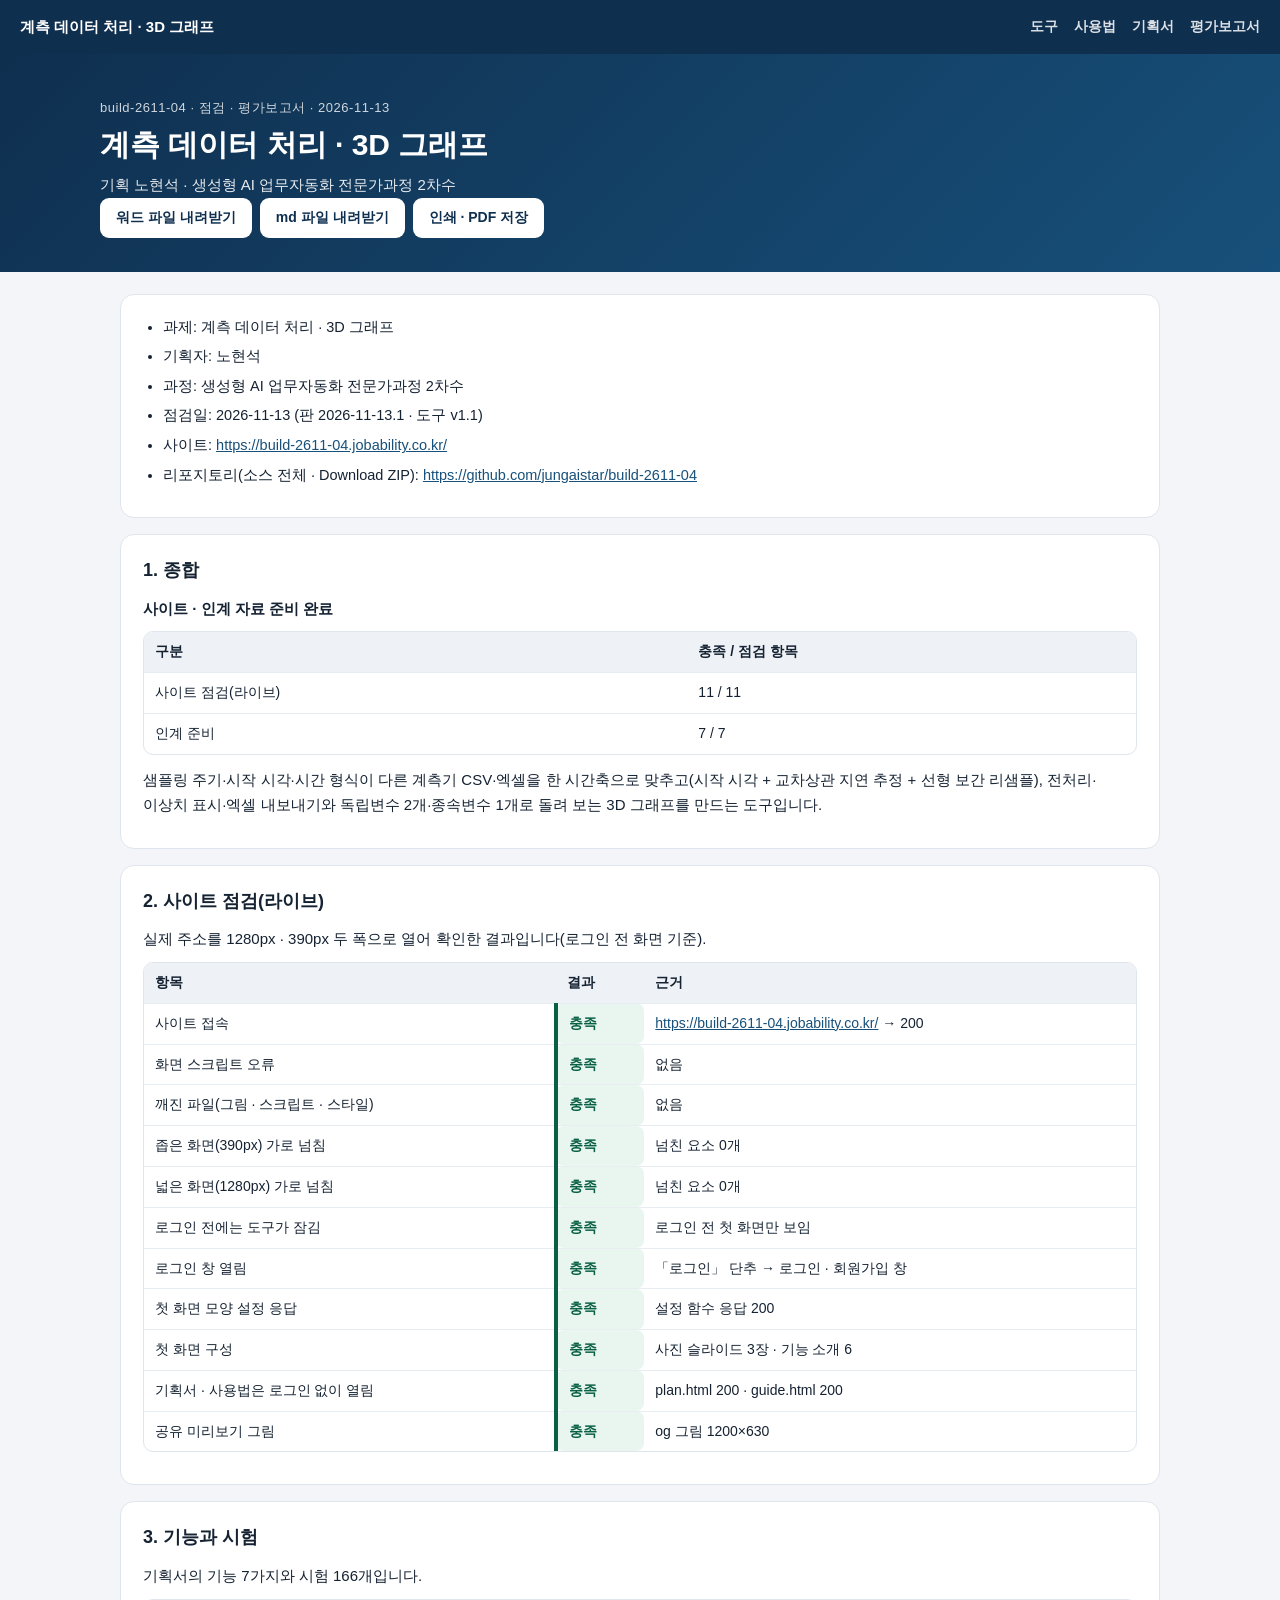
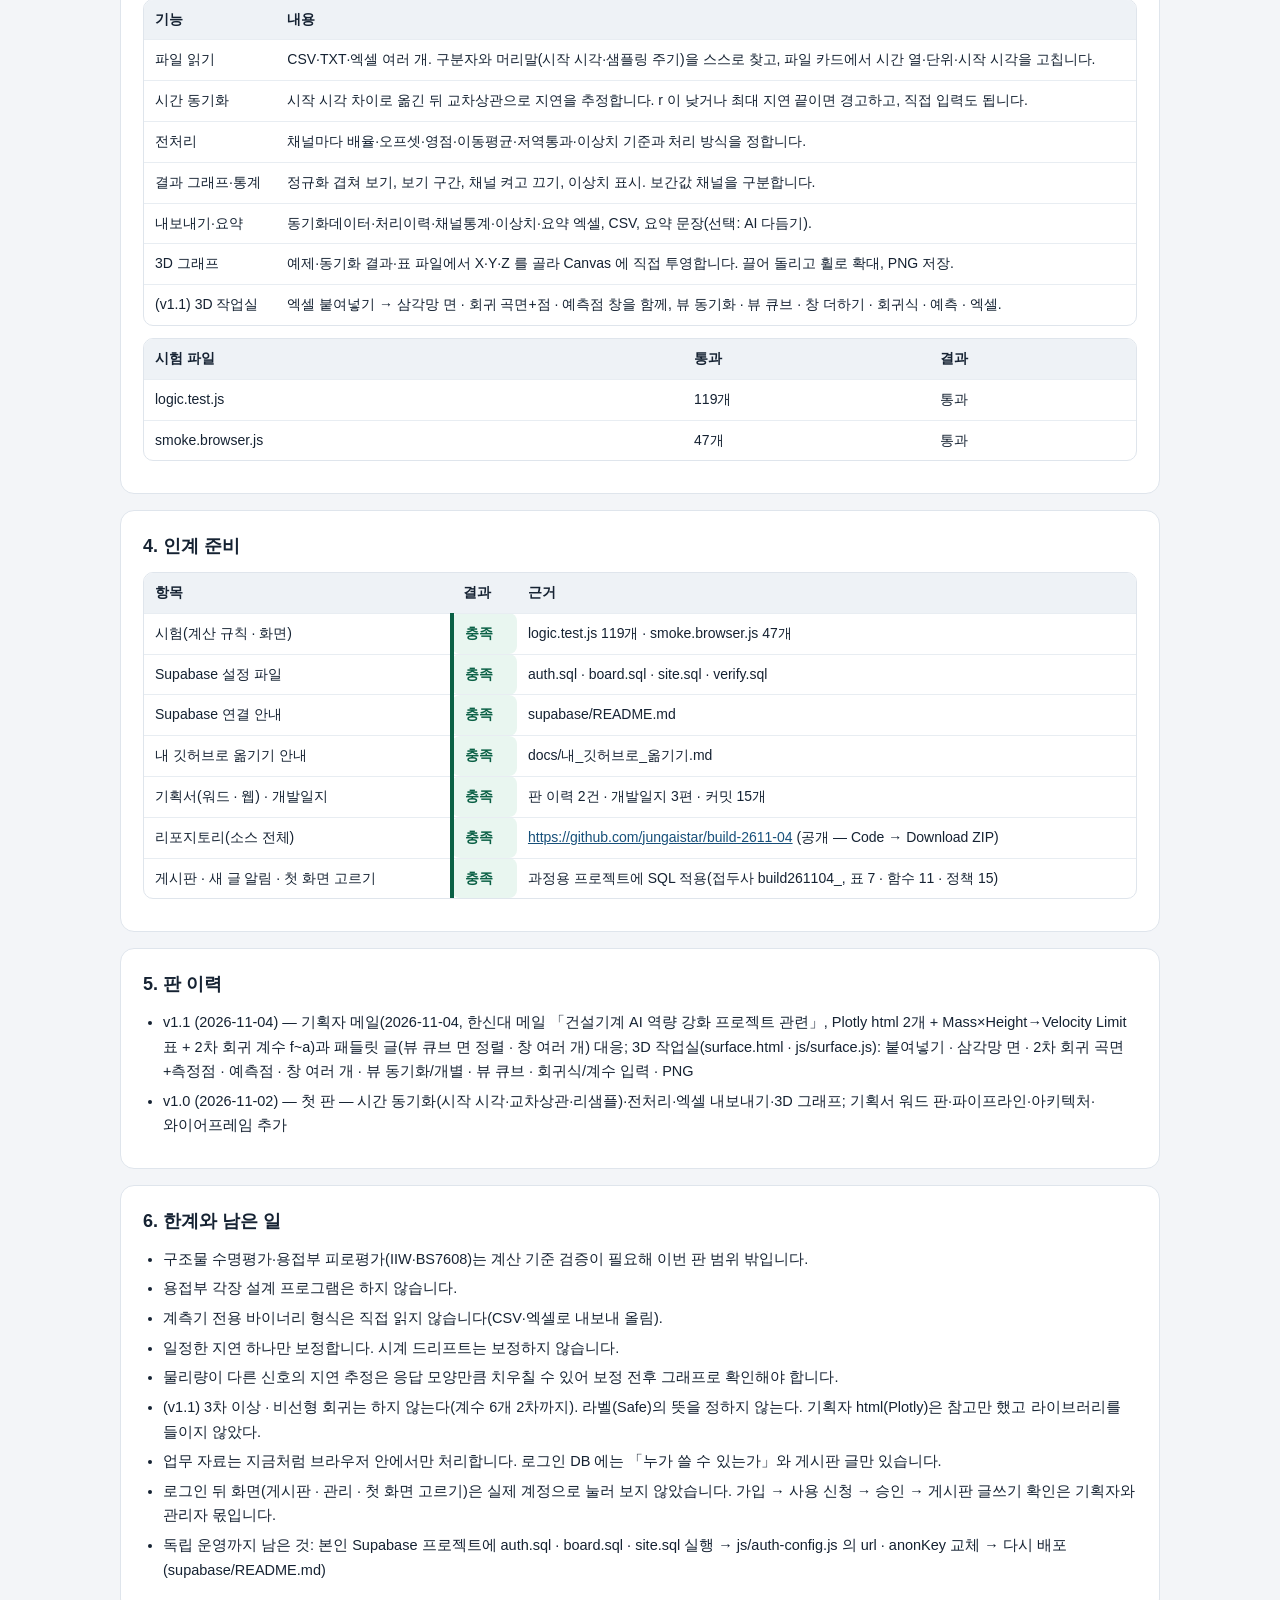
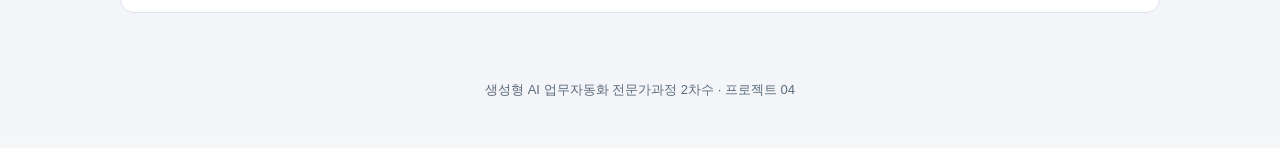
<file: report.html>
<!DOCTYPE html>
<html lang="ko">
<head>
<meta charset="UTF-8">
<meta name="viewport" content="width=device-width, initial-scale=1.0">
<title>평가보고서 — 계측 데이터 처리 · 3D 그래프</title>
<!-- seo-kit: 검색 · 공유 미리보기(주소를 옮기면 이 묶음의 주소를 내 주소로) -->
<link rel="canonical" href="https://build-2611-04.jobability.co.kr/report.html">
<meta name="robots" content="index,follow">
<meta property="og:type" content="website">
<meta property="og:site_name" content="HD현대사이트솔루션">
<meta property="og:title" content="평가보고서 — 계측 데이터 처리 · 3D 그래프">
<meta property="og:description" content="계측 데이터 처리 · 3D 그래프 점검 · 평가보고서(2026-11-13) — 사이트 점검, 기능과 시험, 인계 준비, 판 이력, 한계.">
<meta property="og:url" content="https://build-2611-04.jobability.co.kr/report.html">
<meta property="og:image" content="https://build-2611-04.jobability.co.kr/og-image.png?v=2">
<meta property="og:image:secure_url" content="https://build-2611-04.jobability.co.kr/og-image.png?v=2">
<meta property="og:image:type" content="image/png">
<meta property="og:image:width" content="1200">
<meta property="og:image:height" content="630">
<meta property="og:image:alt" content="3D 그래프 작업실">
<meta property="og:locale" content="ko_KR">
<meta name="twitter:card" content="summary_large_image">
<meta name="twitter:title" content="평가보고서 — 계측 데이터 처리 · 3D 그래프">
<meta name="twitter:description" content="계측 데이터 처리 · 3D 그래프 점검 · 평가보고서(2026-11-13) — 사이트 점검, 기능과 시험, 인계 준비, 판 이력, 한계.">
<meta name="twitter:image" content="https://build-2611-04.jobability.co.kr/og-image.png?v=2">
<!-- /seo-kit -->
<meta name="description" content="계측 데이터 처리 · 3D 그래프 점검 · 평가보고서(2026-11-13) — 사이트 점검, 기능과 시험, 인계 준비, 판 이력, 한계.">
<link rel="icon" href="favicon.svg" type="image/svg+xml">
<link rel="stylesheet" href="css/style.css">
<style>
body{margin:0;font-family:Pretendard,-apple-system,"Apple SD Gothic Neo","Malgun Gothic",sans-serif;background:#f3f5f8;color:#152232;line-height:1.7;word-break:keep-all;overflow-wrap:break-word;}
.rp-top{background:#0f2f4f;color:#fff;padding:14px 20px;display:flex;flex-wrap:wrap;gap:8px 18px;align-items:center;justify-content:space-between;}
.rp-top a{color:#fff;text-decoration:none;font-weight:700;font-size:15px;} .rp-top nav{display:flex;flex-direction:row;flex-wrap:wrap;gap:4px 16px;} .rp-top nav a{font-weight:600;font-size:14px;opacity:.85;}
.rp-hero{background:linear-gradient(135deg,#0f2f4f,#17507a);color:#fff;padding:40px 20px 34px;} .rp-hero div,.rp-main{max-width:1080px;margin:0 auto;}
.rp-hero small{opacity:.8;font-size:13px;letter-spacing:.04em;} .rp-hero h1{margin:6px 0 8px;font-size:clamp(22px,3.4vw,30px);line-height:1.3;} .rp-hero p{margin:0;opacity:.9;font-size:15px;}
.rp-main{padding:22px 20px 50px;} .rp-main section.card{background:#fff;border:1px solid #dfe5ec;border-radius:14px;padding:20px 22px;margin:0 0 16px;} .rp-main section.card:empty{display:none;}
.rp-main h2{margin:0 0 10px;font-size:18px;} .rp-main p{margin:0 0 10px;font-size:15px;} .rp-main ul{margin:0 0 10px 20px;padding:0;} .rp-main li{margin-bottom:5px;font-size:14.5px;}
.rp-main .tablewrap{overflow-x:auto;max-height:none;border:1px solid #dfe5ec;border-radius:10px;margin:0 0 12px;} .rp-main table{border-collapse:collapse;width:100%;font-size:14px;}
.rp-main th,.rp-main td{padding:8px 11px;border-bottom:1px solid #e8edf2;text-align:left;vertical-align:top;white-space:normal;} .rp-main th{background:#eef2f6;white-space:nowrap;position:static;}
.rp-main td.st{font-weight:700;white-space:nowrap;} .rp-main td.ok{color:#0a6045;} .rp-main td.no{color:#c8341f;} .rp-main a{color:#17507a;} .rp-main code{background:#eef2f6;border-radius:4px;padding:0 4px;font-size:13px;}
.rp-dl{display:flex;flex-wrap:wrap;gap:8px;margin-top:16px;} .rp-dl a{display:inline-flex;align-items:center;min-height:40px;padding:0 16px;border-radius:9px;background:#fff;color:#0f2f4f;font-weight:700;font-size:14px;text-decoration:none;}
.rp-foot{text-align:center;color:#5b6b7b;font-size:13px;padding:0 20px 34px;}
@media print{.rp-top,.rp-dl{display:none;} body{background:#fff;} .rp-main section.card{border:0;padding:0 0 8px;}}
</style>
</head>
<body>
<div class="rp-top"><a href="index.html">계측 데이터 처리 · 3D 그래프</a><nav aria-label="문서"><a href="index.html">도구</a><a href="guide.html">사용법</a><a href="plan.html">기획서</a><a href="report.html" aria-current="page">평가보고서</a></nav></div>
<header class="rp-hero"><div>
  <small>build-2611-04 · 점검 · 평가보고서 · 2026-11-13</small>
  <h1>계측 데이터 처리 · 3D 그래프</h1>
  <p>기획 노현석 · 생성형 AI 업무자동화 전문가과정 2차수</p>
  <div class="rp-dl"><a href="docs/평가보고서/build-2611-04_평가보고서_2026-11-13.docx" download>워드 파일 내려받기</a><a href="docs/평가보고서/build-2611-04_평가보고서_2026-11-13.md" download>md 파일 내려받기</a><a href="#" onclick="window.print();return false">인쇄 · PDF 저장</a></div>
</div></header>
<main class="rp-main">
<section class="card"><ul>
<li>과제: 계측 데이터 처리 · 3D 그래프</li>
<li>기획자: 노현석</li>
<li>과정: 생성형 AI 업무자동화 전문가과정 2차수</li>
<li>점검일: 2026-11-13 (판 2026-11-13.1 · 도구 v1.1)</li>
<li>사이트: <a href="https://build-2611-04.jobability.co.kr/">https://build-2611-04.jobability.co.kr/</a></li>
<li>리포지토리(소스 전체 · Download ZIP): <a href="https://github.com/jungaistar/build-2611-04">https://github.com/jungaistar/build-2611-04</a></li>
</ul>
</section><section class="card"><h2>1. 종합</h2>
<p><b>사이트 · 인계 자료 준비 완료</b></p>
<div class="tablewrap"><table><thead><tr><th>구분</th><th>충족 / 점검 항목</th></tr></thead><tbody><tr><td>사이트 점검(라이브)</td><td>11 / 11</td></tr><tr><td>인계 준비</td><td>7 / 7</td></tr></tbody></table></div>
<p>샘플링 주기·시작 시각·시간 형식이 다른 계측기 CSV·엑셀을 한 시간축으로 맞추고(시작 시각 + 교차상관 지연 추정 + 선형 보간 리샘플), 전처리·이상치 표시·엑셀 내보내기와 독립변수 2개·종속변수 1개로 돌려 보는 3D 그래프를 만드는 도구입니다.</p>
</section><section class="card"><h2>2. 사이트 점검(라이브)</h2>
<p>실제 주소를 1280px · 390px 두 폭으로 열어 확인한 결과입니다(로그인 전 화면 기준).</p>
<div class="tablewrap"><table><thead><tr><th>항목</th><th>결과</th><th>근거</th></tr></thead><tbody><tr><td>사이트 접속</td><td class="st ok">충족</td><td><a href="https://build-2611-04.jobability.co.kr/">https://build-2611-04.jobability.co.kr/</a> → 200</td></tr><tr><td>화면 스크립트 오류</td><td class="st ok">충족</td><td>없음</td></tr><tr><td>깨진 파일(그림 · 스크립트 · 스타일)</td><td class="st ok">충족</td><td>없음</td></tr><tr><td>좁은 화면(390px) 가로 넘침</td><td class="st ok">충족</td><td>넘친 요소 0개</td></tr><tr><td>넓은 화면(1280px) 가로 넘침</td><td class="st ok">충족</td><td>넘친 요소 0개</td></tr><tr><td>로그인 전에는 도구가 잠김</td><td class="st ok">충족</td><td>로그인 전 첫 화면만 보임</td></tr><tr><td>로그인 창 열림</td><td class="st ok">충족</td><td>「로그인」 단추 → 로그인 · 회원가입 창</td></tr><tr><td>첫 화면 모양 설정 응답</td><td class="st ok">충족</td><td>설정 함수 응답 200</td></tr><tr><td>첫 화면 구성</td><td class="st ok">충족</td><td>사진 슬라이드 3장 · 기능 소개 6</td></tr><tr><td>기획서 · 사용법은 로그인 없이 열림</td><td class="st ok">충족</td><td>plan.html 200 · guide.html 200</td></tr><tr><td>공유 미리보기 그림</td><td class="st ok">충족</td><td>og 그림 1200×630</td></tr></tbody></table></div>
</section><section class="card"><h2>3. 기능과 시험</h2>
<p>기획서의 기능 7가지와 시험 166개입니다.</p>
<div class="tablewrap"><table><thead><tr><th>기능</th><th>내용</th></tr></thead><tbody><tr><td>파일 읽기</td><td>CSV·TXT·엑셀 여러 개. 구분자와 머리말(시작 시각·샘플링 주기)을 스스로 찾고, 파일 카드에서 시간 열·단위·시작 시각을 고칩니다.</td></tr><tr><td>시간 동기화</td><td>시작 시각 차이로 옮긴 뒤 교차상관으로 지연을 추정합니다. r 이 낮거나 최대 지연 끝이면 경고하고, 직접 입력도 됩니다.</td></tr><tr><td>전처리</td><td>채널마다 배율·오프셋·영점·이동평균·저역통과·이상치 기준과 처리 방식을 정합니다.</td></tr><tr><td>결과 그래프·통계</td><td>정규화 겹쳐 보기, 보기 구간, 채널 켜고 끄기, 이상치 표시. 보간값 채널을 구분합니다.</td></tr><tr><td>내보내기·요약</td><td>동기화데이터·처리이력·채널통계·이상치·요약 엑셀, CSV, 요약 문장(선택: AI 다듬기).</td></tr><tr><td>3D 그래프</td><td>예제·동기화 결과·표 파일에서 X·Y·Z 를 골라 Canvas 에 직접 투영합니다. 끌어 돌리고 휠로 확대, PNG 저장.</td></tr><tr><td>(v1.1) 3D 작업실</td><td>엑셀 붙여넣기 → 삼각망 면 · 회귀 곡면+점 · 예측점 창을 함께, 뷰 동기화 · 뷰 큐브 · 창 더하기 · 회귀식 · 예측 · 엑셀.</td></tr></tbody></table></div>
<div class="tablewrap"><table><thead><tr><th>시험 파일</th><th>통과</th><th>결과</th></tr></thead><tbody><tr><td>logic.test.js</td><td>119개</td><td>통과</td></tr><tr><td>smoke.browser.js</td><td>47개</td><td>통과</td></tr></tbody></table></div>
</section><section class="card"><h2>4. 인계 준비</h2>
<div class="tablewrap"><table><thead><tr><th>항목</th><th>결과</th><th>근거</th></tr></thead><tbody><tr><td>시험(계산 규칙 · 화면)</td><td class="st ok">충족</td><td>logic.test.js 119개 · smoke.browser.js 47개</td></tr><tr><td>Supabase 설정 파일</td><td class="st ok">충족</td><td>auth.sql · board.sql · site.sql · verify.sql</td></tr><tr><td>Supabase 연결 안내</td><td class="st ok">충족</td><td>supabase/README.md</td></tr><tr><td>내 깃허브로 옮기기 안내</td><td class="st ok">충족</td><td>docs/내_깃허브로_옮기기.md</td></tr><tr><td>기획서(워드 · 웹) · 개발일지</td><td class="st ok">충족</td><td>판 이력 2건 · 개발일지 3편 · 커밋 15개</td></tr><tr><td>리포지토리(소스 전체)</td><td class="st ok">충족</td><td><a href="https://github.com/jungaistar/build-2611-04">https://github.com/jungaistar/build-2611-04</a> (공개 — Code → Download ZIP)</td></tr><tr><td>게시판 · 새 글 알림 · 첫 화면 고르기</td><td class="st ok">충족</td><td>과정용 프로젝트에 SQL 적용(접두사 build261104_, 표 7 · 함수 11 · 정책 15)</td></tr></tbody></table></div>
</section><section class="card"><h2>5. 판 이력</h2>
<ul>
<li>v1.1 (2026-11-04) — 기획자 메일(2026-11-04, 한신대 메일 「건설기계 AI 역량 강화 프로젝트 관련」, Plotly html 2개 + Mass×Height→Velocity Limit 표 + 2차 회귀 계수 f~a)과 패들릿 글(뷰 큐브 면 정렬 · 창 여러 개) 대응; 3D 작업실(surface.html · js/surface.js): 붙여넣기 · 삼각망 면 · 2차 회귀 곡면+측정점 · 예측점 · 창 여러 개 · 뷰 동기화/개별 · 뷰 큐브 · 회귀식/계수 입력 · PNG</li>
<li>v1.0 (2026-11-02) — 첫 판 — 시간 동기화(시작 시각·교차상관·리샘플)·전처리·엑셀 내보내기·3D 그래프; 기획서 워드 판·파이프라인·아키텍처·와이어프레임 추가</li>
</ul>
</section><section class="card"><h2>6. 한계와 남은 일</h2>
<ul>
<li>구조물 수명평가·용접부 피로평가(IIW·BS7608)는 계산 기준 검증이 필요해 이번 판 범위 밖입니다.</li>
<li>용접부 각장 설계 프로그램은 하지 않습니다.</li>
<li>계측기 전용 바이너리 형식은 직접 읽지 않습니다(CSV·엑셀로 내보내 올림).</li>
<li>일정한 지연 하나만 보정합니다. 시계 드리프트는 보정하지 않습니다.</li>
<li>물리량이 다른 신호의 지연 추정은 응답 모양만큼 치우칠 수 있어 보정 전후 그래프로 확인해야 합니다.</li>
<li>(v1.1) 3차 이상 · 비선형 회귀는 하지 않는다(계수 6개 2차까지). 라벨(Safe)의 뜻을 정하지 않는다. 기획자 html(Plotly)은 참고만 했고 라이브러리를 들이지 않았다.</li>
<li>업무 자료는 지금처럼 브라우저 안에서만 처리합니다. 로그인 DB 에는 「누가 쓸 수 있는가」와 게시판 글만 있습니다.</li>
<li>로그인 뒤 화면(게시판 · 관리 · 첫 화면 고르기)은 실제 계정으로 눌러 보지 않았습니다. 가입 → 사용 신청 → 승인 → 게시판 글쓰기 확인은 기획자와 관리자 몫입니다.</li>
<li>독립 운영까지 남은 것: 본인 Supabase 프로젝트에 auth.sql · board.sql · site.sql 실행 → js/auth-config.js 의 url · anonKey 교체 → 다시 배포(supabase/README.md)</li>
</ul></section>
</main>
<p class="rp-foot">생성형 AI 업무자동화 전문가과정 2차수 · 프로젝트 04</p>
</body>
</html>
</file>
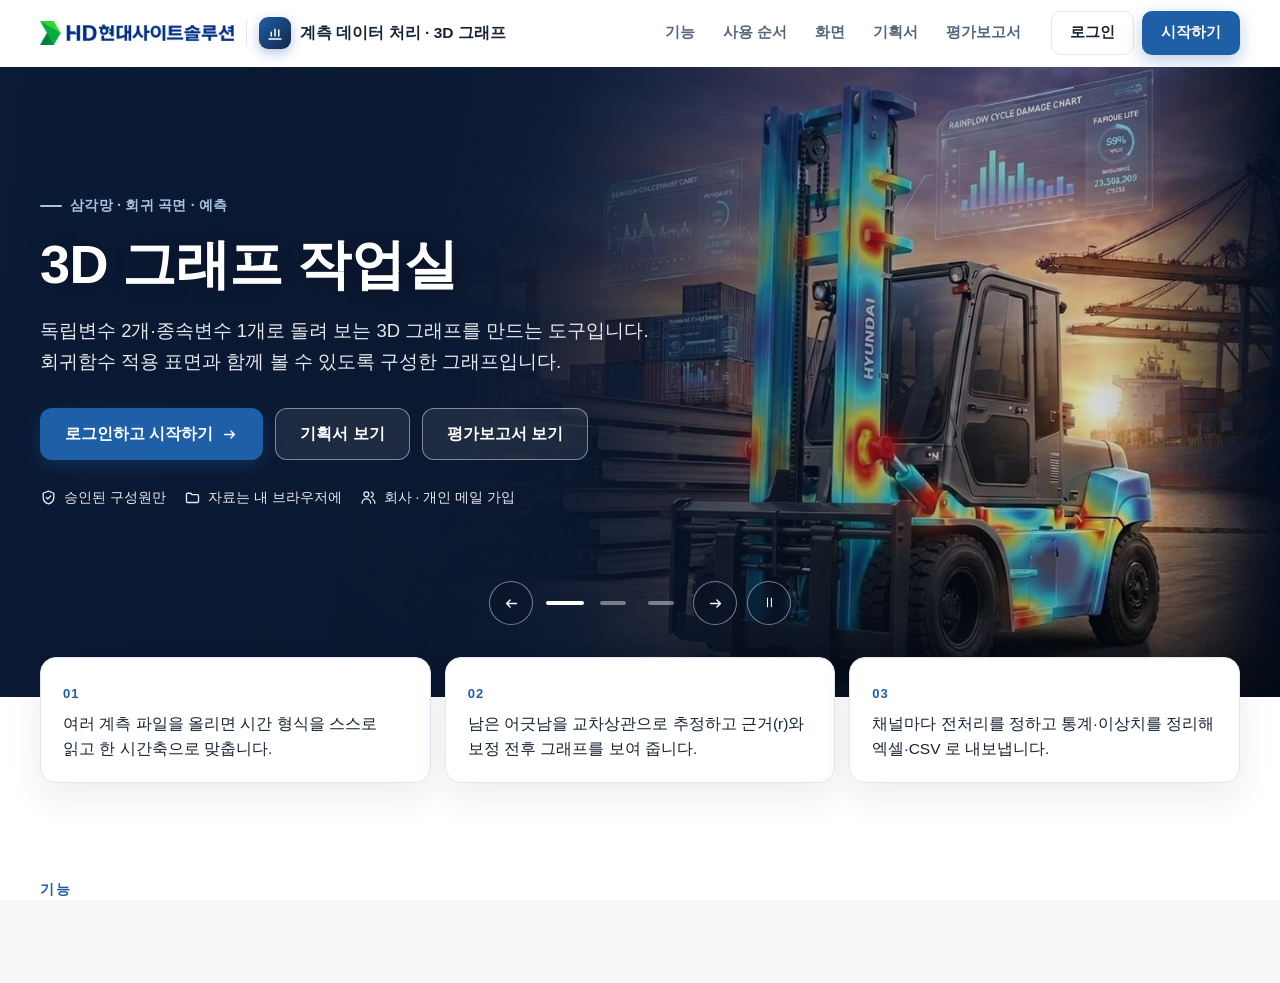
<file: surface.html>
<!DOCTYPE html>
<html lang="ko">
<head>
<meta charset="UTF-8">
<meta name="viewport" content="width=device-width, initial-scale=1.0">
<title>3D 그래프 작업실 — 삼각망 · 회귀 곡면 · 예측</title>
<!-- seo-kit: 검색 · 공유 미리보기(주소를 옮기면 이 묶음의 주소를 내 주소로) -->
<link rel="canonical" href="https://build-2611-04.jobability.co.kr/surface.html">
<meta name="robots" content="index,follow">
<meta property="og:type" content="website">
<meta property="og:site_name" content="HD현대사이트솔루션">
<meta property="og:title" content="3D 그래프 작업실 — 삼각망 · 회귀 곡면 · 예측">
<meta property="og:description" content="엑셀에서 복사한 표(독립변수 2개 · 종속변수 1개)를 붙여 넣으면 측정점 삼각망 면, 2차 회귀 곡면과 측정점, 회귀 곡면 위 예측점을 창 여러 개로 함께 보고 돌립니다. 뷰 동기화와 뷰 큐브 면 정렬.">
<meta property="og:url" content="https://build-2611-04.jobability.co.kr/surface.html">
<meta property="og:image" content="https://build-2611-04.jobability.co.kr/og-image.png?v=2">
<meta property="og:image:secure_url" content="https://build-2611-04.jobability.co.kr/og-image.png?v=2">
<meta property="og:image:type" content="image/png">
<meta property="og:image:width" content="1200">
<meta property="og:image:height" content="630">
<meta property="og:image:alt" content="3D 그래프 작업실">
<meta property="og:locale" content="ko_KR">
<meta name="twitter:card" content="summary_large_image">
<meta name="twitter:title" content="3D 그래프 작업실 — 삼각망 · 회귀 곡면 · 예측">
<meta name="twitter:description" content="엑셀에서 복사한 표(독립변수 2개 · 종속변수 1개)를 붙여 넣으면 측정점 삼각망 면, 2차 회귀 곡면과 측정점, 회귀 곡면 위 예측점을 창 여러 개로 함께 보고 돌립니다. 뷰 동기화와 뷰 큐브 면 정렬.">
<meta name="twitter:image" content="https://build-2611-04.jobability.co.kr/og-image.png?v=2">
<!-- /seo-kit -->
<meta name="description" content="엑셀에서 복사한 표(독립변수 2개 · 종속변수 1개)를 붙여 넣으면 측정점 삼각망 면, 2차 회귀 곡면과 측정점, 회귀 곡면 위 예측점을 창 여러 개로 함께 보고 돌립니다. 뷰 동기화와 뷰 큐브 면 정렬.">
<link rel="icon" href="favicon.svg" type="image/svg+xml">
<link rel="stylesheet" href="css/style.css">
<link rel="stylesheet" href="css/app.css">
<!-- auth-kit: 로그인 전에는 도구 화면을 감춘다(js/auth.js 가 판정 뒤 푼다) -->
<script>document.documentElement.classList.add('auth-lock')</script>
<link rel="stylesheet" href="css/auth.css?v=2026-11-13.13">
<link rel="stylesheet" href="css/board.css?v=2026-11-13.13">
<link rel="stylesheet" href="css/kit-build.css?v=2026-11-13.13">
<!-- /auth-kit -->
</head>
<body>
<nav class="topnav" aria-label="주요 메뉴">
  <div class="topnav-inner">
    <a class="topnav-brand" href="surface.html">계측 데이터 처리 · 3D 그래프 <small>build-2611-04 · 기획 노현석</small></a>
    <ul class="topnav-links">
      <li><a href="index.html?home=1">계측 처리</a></li>
      <li><a href="surface.html" class="active" aria-current="page">3D 작업실</a></li>
      <li><a href="guide.html">사용법</a></li>
      <li><a href="plan.html">기획서</a></li>
    </ul>
  </div>
</nav>

<header class="hero"><div class="wrap">
  <div class="eyebrow">생성형 AI 업무자동화 전문가과정 · 2차수 · 프로젝트 04 · v1.1</div>
  <h1>3D 그래프 작업실</h1>
  <p>엑셀에서 표(독립변수 2개 · 종속변수 1개)를 복사해 붙여 넣으면 <b>측정점 삼각망 면</b>, <b>2차 회귀 곡면 + 측정점</b>, <b>회귀 곡면 위 예측점</b>을
     창 여러 개로 함께 보고 돌립니다. 창끼리 <b>뷰 동기화</b>하거나 따로 움직이고, 그래프 구석의 <b>뷰 큐브</b> 면을 누르면 그 방향으로 정렬됩니다. 처리는 전부 이 브라우저 안에서 합니다.</p>
</div></header>

<main><div class="wrap">

<section id="s-data" class="card">
  <h2 style="margin-top:0">1. 데이터를 붙여 넣으세요</h2>
  <p class="sub">엑셀에서 머리글을 포함한 범위를 복사(Ctrl+C)해 아래에 붙여 넣습니다(탭 · 쉼표 구분 모두 됩니다). 숫자가 아닌 칸(예: <code>Safe</code>)은 라벨로 받아 따로 보이고, 원하면 숫자로 바꿔 넣을 수 있습니다.</p>
  <textarea id="paste" rows="6" placeholder="Mass	Height	Velocity Limit&#10;0	300	Safe&#10;700	1190	20&#10;…"></textarea>
  <div class="btnrow">
    <button class="btn primary" id="btn-paste" type="button">붙여 넣은 표 읽기</button>
    <label class="btn">파일로 올리기(CSV · 엑셀)<input type="file" id="f-file" accept=".csv,.txt,.xlsx,.xls" style="display:none"></label>
    <button class="btn" id="btn-sample" type="button">예제로 해보기(가짜 질량 × 높이 → 한계 속도)</button>
    <button class="btn" id="btn-clear" type="button">비우기</button>
  </div>
  <div id="d-msg"></div>
  <div class="ctrl" id="axes" hidden>
    <label>X <select id="ax-x"></select></label>
    <label>Y <select id="ax-y"></select></label>
    <label>Z <select id="ax-z"></select></label>
    <span id="label-box"></span>
  </div>
  <div id="d-info"></div>
</section>

<section id="s-fit" class="card" hidden>
  <h2 style="margin-top:0">2. 회귀식 — z = a + b·x + c·y + d·x² + e·y² + f·x·y</h2>
  <div id="fit-info"></div>
  <details class="box"><summary>계수 직접 넣기(엑셀 회귀 계수가 있을 때)</summary>
    <p class="sub">기획안의 계수 순서(f e d c b a)와 같은 이름입니다. 비우면 붙여 넣은 데이터로 다시 맞춥니다.</p>
    <div class="coefs" id="coefs"></div>
    <div class="btnrow"><button class="btn sm" id="btn-coef-apply" type="button">이 계수로 그리기</button><button class="btn sm" id="btn-coef-fit" type="button">데이터로 다시 맞추기</button><button class="btn sm" id="btn-formula-copy" type="button">회귀식 복사</button></div>
  </details>
  <div class="ctrl">
    <label>예측 x <input type="text" id="px" inputmode="decimal" placeholder="예: 2100"></label>
    <label>예측 y <input type="text" id="py" inputmode="decimal" placeholder="예: 2080"></label>
    <button class="btn sm" id="btn-pred" type="button">예측점 표시</button>
    <span id="pred-out"></span>
  </div>
</section>

<section id="s-views" class="card" hidden>
  <h2 style="margin-top:0">3. 그래프 창</h2>
  <div class="ctrl">
    <label class="chk"><input type="checkbox" id="sync" checked> 뷰 동기화(한 창을 돌리면 모두 같이)</label>
    <label>색 <select id="cmap"><option value="viridis">viridis</option><option value="jet">jet</option><option value="coolwarm">coolwarm</option><option value="gray">gray</option></select></label>
    <label>회귀 격자 <select id="grid"><option>20</option><option selected>30</option><option>45</option></select></label>
    <button class="btn sm" id="btn-add" type="button">창 더하기</button>
    <span class="sub">큐브: FRONT · REAR · LEFT · RIGHT · TOP · BOTTOM 면을 누르면 그 방향으로 정렬 · 끌어서 돌리기 · 휠로 확대</span>
  </div>
  <div id="panels" class="panels"></div>
  <div class="btnrow"><button class="btn green" id="btn-xlsx" type="button">엑셀로 내보내기(점 · 회귀 계수 · 격자 · 잔차)</button></div>
</section>

<section class="card">
  <h2 style="margin-top:0">이번 판에서 하지 않는 것</h2>
  <ul class="ul">
    <li>3차 이상 회귀 · 비선형 모델 — 2차 다항(계수 6개)까지입니다. 기획안의 계수를 그대로 넣어 그릴 수는 있습니다.</li>
    <li>외부 그래프 라이브러리 — 캔버스에 직접 그립니다. 외부 서버 · CDN 없음.</li>
    <li>라벨(Safe 등)의 뜻을 정하지 않습니다 — 숫자로 바꿀지, 뺄지는 사용자가 고릅니다.</li>
  </ul>
</section>

</div></main>
<footer><div class="wrap">생성형 AI 업무자동화 전문가과정 2차수 · 프로젝트 04 · 기획 노현석 · 예제는 가짜 데이터이며 실제 사내 데이터가 아닙니다.</div></footer>

<script src="lib/xlsx.full.min.js"></script>
<script src="js/engine.js"></script>
<script src="js/surface.js"></script>
<!-- auth-kit: 로그인 · 사용 신청 · 승인 · 게시판(키트 정본 data10-00/kit/auth, 적용 build-2611-00/tools/kit) -->
<script src="vendor/supabase.js?v=2026-11-13.13"></script>
<script src="js/auth-config.js?v=2026-11-13.13"></script>
<script src="js/kit-build.js?v=2026-11-13.13"></script>
<script src="js/board.js?v=2026-11-13.13"></script>
<script src="js/auth.js?v=2026-11-13.13"></script>
<!-- /auth-kit -->
</body>
</html>
</file>
<file: css/style.css>
:root{
  --bg:#f4f6f8; --card:#fff; --ink:#152232; --sub:#5b6b7b; --line:#dde4ea;
  --brand:#154b6e; --brand-deep:#0d3350; --accent:#0b6e99;
  --ok:#0a6045; --warn:#7a4f00; --danger:#c8341f;
  --wrap:1320px; --pad:24px;
}
@media (max-width:640px){ :root{ --pad:16px; } }
*{box-sizing:border-box; margin:0; padding:0;}
html,body{background:var(--bg); color:var(--ink);
  font-family:"Pretendard","Apple SD Gothic Neo","Malgun Gothic",sans-serif;}
body{font-size:15px; line-height:1.65; word-break:keep-all; overflow-wrap:break-word;}

/* 상단 바는 고정 — 표를 아래로 훑는 동안에도 조작부가 보여야 한다.
   sticky 가 아니라 fixed 다: 조상에 overflow 가 걸리면 sticky 는 조용히 죽는다. */
.topnav{position:fixed; top:0; left:0; right:0; z-index:40;
  background:var(--brand-deep); border-bottom:1px solid rgba(255,255,255,.12);}
.topnav-inner{display:flex; align-items:center; justify-content:space-between;
  gap:20px; max-width:var(--wrap); margin:0 auto; padding:0 var(--pad); min-height:56px;}
.topnav-brand{display:flex; align-items:center; min-height:56px; color:#fff;
  font-weight:750; font-size:14.5px; text-decoration:none; white-space:nowrap;}
.topnav-brand small{font-weight:400; opacity:.7; font-size:12px; margin-left:8px;}
.topnav-links{display:flex; align-items:center; gap:2px; list-style:none; margin:0; padding:0;
  overflow-x:auto; scrollbar-width:none;}
.topnav-links::-webkit-scrollbar{display:none;}
.topnav-links a{display:flex; align-items:center; min-height:56px; padding:0 12px;
  color:rgba(255,255,255,.82); text-decoration:none; font-size:13.5px; font-weight:600;
  white-space:nowrap; border-bottom:2px solid transparent;}
.topnav-links a:hover{color:#fff;}
.topnav-links a.active{color:#fff; border-bottom-color:#7ec8a0;}
@media (max-width:860px){
  .topnav-inner{gap:10px; padding:0 14px; min-height:52px;}
  .topnav-brand{min-height:52px; font-size:13.5px;} .topnav-brand small{display:none;}
  .topnav-links a{min-height:52px; padding:0 9px; font-size:13px;}
}

.hero{background:linear-gradient(180deg,var(--brand-deep),var(--brand)); color:#fff;
  padding:52px 0 38px; margin-top:56px;}
@media (max-width:860px){ .hero{margin-top:52px; padding:38px 0 28px;} }
.hero .eyebrow{font-size:12.5px; letter-spacing:.08em; opacity:.75; margin-bottom:9px;}
.hero h1{font-size:27px; line-height:1.3; font-weight:750; margin-bottom:11px;}
.hero p{max-width:66ch; color:rgba(255,255,255,.86); font-size:14.5px;}
main{padding:34px 0 60px;}
.wrap{max-width:var(--wrap); margin:0 auto; padding:0 var(--pad);}

h2{font-size:19px; font-weight:700; margin:32px 0 8px;}
main > .wrap > :first-child{margin-top:0;}
p{margin:0 0 13px;} .sub{color:var(--sub); font-size:14px;}
code{font-family:ui-monospace,SFMono-Regular,Menlo,monospace; font-size:.92em;
  background:#eef2f6; border-radius:4px; padding:1px 5px;}

.card{background:var(--card); border:1px solid var(--line); border-radius:12px;
  padding:22px 24px; margin-bottom:18px;}
.drop{display:block; border:2px dashed #93a7bd; border-radius:12px; background:#fbfdff;
  padding:30px 20px; text-align:center; cursor:pointer; transition:border-color .15s,background .15s;}
.drop:hover,.drop.over{border-color:var(--accent); background:#f0f8fc;}
.drop b{display:block; font-size:15.5px; margin-bottom:5px;}
.drop span{color:var(--sub); font-size:13.5px;}
input[type=file]{display:none;}

.btn{display:inline-flex; align-items:center; justify-content:center; gap:6px;
  min-height:42px; padding:0 18px; border-radius:9px; border:1px solid var(--line);
  background:#fff; color:var(--ink); font-size:14px; font-weight:650; cursor:pointer;}
.btn:hover{border-color:#9fb2c4;}
.btn.primary{background:var(--brand); border-color:var(--brand); color:#fff;}
.btn.primary:hover{background:var(--brand-deep);}
.btn.green{background:var(--ok); border-color:var(--ok); color:#fff;}
.btn:disabled{opacity:.45; cursor:not-allowed;}
.btnrow{display:flex; flex-wrap:wrap; gap:8px; margin-top:14px;}

.note{border-left:4px solid var(--accent); background:#eef6fa; color:#0b3a4f;
  padding:13px 15px; border-radius:8px; font-size:14px; margin:14px 0;}
.warn{border-left:4px solid var(--danger); background:#fdeae7; color:#7a1a0c;
  padding:13px 15px; border-radius:8px; font-size:14px; margin:14px 0;}
.ok{border-left:4px solid var(--ok); background:#e9f6f0; color:#08422a;
  padding:13px 15px; border-radius:8px; font-size:14px; margin:14px 0;}

.tablewrap{overflow-x:auto; border:1px solid var(--line); border-radius:10px; background:#fff; max-height:70vh;}
table{border-collapse:collapse; width:100%; font-size:13px;}
th,td{border-bottom:1px solid var(--line); padding:8px 11px; text-align:left; white-space:nowrap;}
th{background:#eef2f6; font-weight:700; position:sticky; top:0; z-index:1;}
tr:last-child td{border-bottom:0;}
td.num{text-align:right; font-variant-numeric:tabular-nums;}
td.mono{font-family:ui-monospace,SFMono-Regular,Menlo,monospace;}
tr.flag td{background:#fdf3f1;}
/* 계산으로 채운 값은 문서에 적혀 있던 값과 **신뢰도가 다르다.**
   같은 모양으로 두면 사람이 구분하지 못한 채 그대로 믿게 된다. */
td .calc{display:inline-block; margin-left:5px; font-size:10.5px; font-weight:700;
  color:#0b3a4f; background:#dceaf3; border-radius:4px; padding:1px 5px; vertical-align:middle;}
.rev{color:var(--danger); font-weight:650; white-space:normal; min-width:240px;}

.filelist{margin:13px 0 0; padding:0; list-style:none; font-size:13.5px;}
.filelist li{padding:6px 0; border-bottom:1px solid var(--line); color:var(--sub);
  display:flex; justify-content:space-between; gap:10px;}
.filelist li:last-child{border-bottom:0;}
.stats{display:flex; flex-wrap:wrap; gap:10px; margin:14px 0 0;}
.stat{background:#eef2f6; border-radius:9px; padding:9px 14px; font-size:13.5px;}
.stat b{font-size:17px; display:block; font-variant-numeric:tabular-nums;}
footer{border-top:1px solid var(--line); padding:24px 0 40px; color:var(--sub); font-size:13px;}
</file>
<file: css/app.css>
/* 이 앱 전용 — 공통 style.css 뒤에 읽는다 */
h3{font-size:16px; font-weight:700; margin:24px 0 8px;}
.ctrl{display:flex; flex-wrap:wrap; align-items:center; gap:10px 16px; margin:6px 0 12px; font-size:14px;}
.ctrl label{display:inline-flex; flex-wrap:wrap; align-items:center; gap:6px; max-width:100%;}
.ctrl input,.ctrl select,.form input,.form select,.lagrow input,.lagrow select,#pre-table input,#pre-table select{
  font:inherit; font-size:14px; padding:6px 8px; border:1px solid var(--line); border-radius:7px; background:#fff; max-width:100%;}
.ctrl select{max-width:min(100%,320px);}
input[type=file].show{display:inline-block; font-size:13px;}
.chk{display:inline-flex; align-items:center; gap:6px; cursor:pointer;}
.legend{display:flex; flex-wrap:wrap; gap:8px 14px; align-items:center; font-size:12.5px; color:var(--sub); margin-top:6px;}
.legend i{display:inline-block; width:14px; height:4px; border-radius:2px; vertical-align:middle;}
.chtoggle{margin:0 0 8px;} .chtoggle small{color:var(--sub);}

.files{display:grid; grid-template-columns:repeat(auto-fill,minmax(min(100%,420px),1fr)); gap:14px; margin-top:16px;}
.fcard{border:1px solid var(--line); border-radius:10px; padding:14px 16px; background:#fbfcfd; min-width:0;}
.fhead{display:flex; justify-content:space-between; align-items:center; gap:10px;}
.fhead b{overflow-wrap:anywhere;}
.fcard .stats{margin-top:10px;}
.fcard .stat{padding:7px 11px; font-size:12.5px;} .fcard .stat b{font-size:15px;}
.form{display:grid; grid-template-columns:repeat(auto-fill,minmax(150px,1fr)); gap:8px 10px; align-items:end; margin:8px 0;}
.form label{display:flex; flex-direction:column; gap:4px; font-size:13px; color:var(--sub); min-width:0;}
.form label.wide2{grid-column:1/-1;}
.form label[hidden],.form [hidden]{display:none;}
.chs{display:flex; flex-wrap:wrap; gap:6px 14px; font-size:13.5px; margin-top:6px;}
.chs small{color:var(--sub);}
.x{border:0; background:none; color:var(--danger); cursor:pointer; font-size:12.5px; text-decoration:underline;}
.src{display:inline-block; font-size:11px; font-weight:700; border-radius:4px; padding:1px 6px; margin-left:4px; background:#e9f6f0; color:#08422a;}
.src-user{background:#efe9fb; color:#4a2e86;} .src-tod,.src-none{background:#fdf3d6; color:#6b4500;}
.calc-i{display:inline-block; font-size:10.5px; font-weight:700; color:#0b3a4f; background:#dceaf3; border-radius:4px; padding:1px 5px; vertical-align:middle;}

.lagrows{display:flex; flex-direction:column; gap:10px; margin:6px 0 4px;}
.lagrow{display:flex; flex-wrap:wrap; align-items:center; gap:8px 14px; padding:12px 14px; border:1px solid var(--line); border-radius:10px; background:#fbfcfd; font-size:14px;}
.lagrow label{display:inline-flex; flex-wrap:wrap; align-items:center; gap:6px; max-width:100%;}
.lagrow select{max-width:min(100%,280px);}
.laginfo{font-size:13px; color:var(--sub);} .wtxt{color:var(--danger);}

.chart svg{width:100%; height:auto; display:block; background:#fff; border:1px solid var(--line); border-radius:10px;}
svg .grid{stroke:#e6ebf0;} svg .ax{font-size:11px; fill:#5b6b7b;}
svg polyline{fill:none; stroke-linejoin:round;}
svg .omark{fill:none; stroke:var(--danger); stroke-width:2;}
#stat-table td,#stat-table th{font-size:12.5px;}
#pre-table td{padding:6px 8px;}

.summary{white-space:pre-wrap; word-break:keep-all; overflow-wrap:break-word; background:#f6f8fa; border:1px solid var(--line); border-radius:9px;
  padding:12px 14px; font-family:inherit; font-size:13.5px; line-height:1.7;}
.ai{margin-top:16px; border:1px solid var(--line); border-radius:10px; padding:10px 14px;}
.ai summary{cursor:pointer; font-weight:650;}
.aibox{border-left:4px solid #7a5bb8; background:#f4f0fb; padding:10px 14px; border-radius:8px; margin-top:10px;}
.aibox b{color:#4a2e86;}

.canvas-wrap{border:1px solid var(--line); border-radius:10px; overflow:hidden; background:#fff;}
#c3d{display:block; width:100%; height:auto; touch-action:none; cursor:grab;}
#c3d:active{cursor:grabbing;}
.ctrl label[hidden]{display:none;}

/* (v1.1) 3D 작업실 */
textarea#paste{width:100%; font:13px ui-monospace,SFMono-Regular,Menlo,monospace; padding:8px 10px; border:1px solid var(--line); border-radius:8px; resize:vertical;}
.panels{display:grid; grid-template-columns:repeat(auto-fit,minmax(min(100%,360px),1fr)); gap:14px; margin-top:10px;}
.panel{border:1px solid var(--line); border-radius:12px; background:#fff; padding:8px 10px 6px; min-width:0;}
.panel-h{display:flex; flex-wrap:wrap; align-items:center; gap:6px 10px; margin-bottom:6px;}
.panel-h select{font:inherit; font-size:13px; padding:4px 6px; border:1px solid var(--line); border-radius:6px;}
.cube-btns{display:inline-flex; flex-wrap:wrap; gap:2px;} .cube-btns .x{text-decoration:none; border:1px solid var(--line); border-radius:4px; padding:1px 5px; font-size:11px; color:#33475b;}
.panel .canvas-wrap{border:1px solid var(--line); border-radius:8px; overflow:hidden;} .panel canvas{display:block; width:100%; touch-action:none; cursor:grab;}
.panel-f{font-size:12px; margin-top:4px;}
.formula{background:#eef2f6; border-radius:8px; padding:10px 12px; margin:6px 0 10px; overflow-x:auto;} .formula code{background:none; font-size:13px;}
.coefs{display:grid; grid-template-columns:repeat(auto-fill,minmax(min(130px,100%),1fr)); gap:8px;} .coefs label{display:flex; flex-direction:column; gap:3px; font-size:12.5px; color:var(--sub);}
.coefs input,.ctrl input[type=text]{font:inherit; font-size:13.5px; padding:5px 7px; border:1px solid var(--line); border-radius:6px; max-width:100%;}
.lab{display:inline-flex; align-items:center; gap:4px; margin:0 8px 4px 0; font-size:13px;} .lab input{width:7em; font:inherit; font-size:13px; padding:4px 6px; border:1px solid var(--line); border-radius:6px;}
.calc-i{display:inline-block; font-size:10.5px; font-weight:700; color:#0b3a4f; background:#dceaf3; border-radius:4px; padding:1px 5px; vertical-align:middle;}
.warn-i{color:var(--danger); font-weight:650;}
.box{border:1px solid var(--line); border-radius:10px; padding:10px 14px; margin:10px 0; background:#fbfcfd;} .box summary{cursor:pointer; font-weight:700; font-size:14px;}
.chk{display:inline-flex; align-items:center; gap:6px;}
</file>
<file: css/auth.css>
/* data10 로그인 키트 — 정본: data10-00/kit/auth/css/auth.css (사본을 직접 고치지 말 것)
   로그인 전 대문 · 사용 신청 · 승인 대기 · 구성원 관리 창. 클래스는 모두 ag- / auth- 로 시작해 도구 화면과 섞이지 않는다. */
:root {
  --ag-ink: #172334; --ag-sub: #55657a; --ag-line: #d6dee8; --ag-bg: #f3f6f9;
  --ag-navy: #13274b; --ag-navy-2: #0c1b36; --ag-brand: #1f5fa8; --ag-brand-d: #174a84;
  --ag-ok: #1b6e3a; --ag-ok-bg: #e5f3ea; --ag-err: #b3261e; --ag-err-bg: #fdecea; --ag-warn: #7a5200; --ag-warn-bg: #fff4d6;
  --ag-accent: #a9c2e2;
  --ag-pad: 20px;
}
@media (min-width: 640px) { :root { --ag-pad: 28px; } }
@media (min-width: 1024px) { :root { --ag-pad: 40px; } }

/* 로그인 전에는 도구 화면을 감춘다(자리는 그대로 — 그래프 폭 계산이 흔들리지 않게 visibility) */
html.auth-lock body > *:not(#authGate) { visibility: hidden; }
html.auth-lock body { overflow: hidden; }

.ag {
  position: fixed; inset: 0; z-index: 2000; overflow-y: auto; -webkit-overflow-scrolling: touch;
  background: var(--ag-bg); color: var(--ag-ink);
  font: 16px/1.65 Pretendard, 'Apple SD Gothic Neo', 'Malgun Gothic', 'Noto Sans KR', sans-serif;
  word-break: keep-all; overflow-wrap: break-word;
}
.ag[hidden] { display: none; }
.ag *, .ag *::before, .ag *::after, .ag-modal * { box-sizing: border-box; }

.ag-wrap {
  max-width: calc(1180px + 2 * var(--ag-pad)); margin: 0 auto; padding: 0 var(--ag-pad);
  display: grid; grid-template-columns: minmax(0, 1fr); gap: 0;
}
.ag-hero {
  background: linear-gradient(160deg, var(--ag-navy) 0%, var(--ag-navy-2) 100%); color: #fff;
  margin: 0 calc(-1 * var(--ag-pad)); padding: 36px var(--ag-pad) 32px;
}
.ag-side { padding: 24px 0 8px; }
@media (min-width: 960px) {
  .ag { background: linear-gradient(90deg, var(--ag-navy-2) 0, var(--ag-navy-2) 50%, var(--ag-bg) 50%); }
  .ag-wrap { grid-template-columns: minmax(0, 1fr) minmax(0, 1fr); min-height: calc(100vh - 48px); align-items: center; }
  .ag-hero { margin: 0; padding: 56px 48px 56px 0; background: none; min-height: 100%; display: flex; flex-direction: column; justify-content: center; }
  .ag-side { padding: 56px 0 56px 48px; }
}
.ag-eyebrow { margin: 0 0 10px; font-size: 13.5px; letter-spacing: .02em; color: var(--ag-accent); }
.ag-hero h1 { margin: 0 0 14px; font-size: clamp(26px, 3.6vw, 38px); line-height: 1.3; color: #fff; font-weight: 800; }
.ag-lead { margin: 0 0 24px; color: #d7e3f2; font-size: 16.5px; max-width: 640px; }
.ag-feats { list-style: none; margin: 0 0 24px; padding: 0; display: grid; grid-template-columns: minmax(0, 1fr); gap: 10px; }
@media (min-width: 640px) { .ag-feats { grid-template-columns: repeat(2, minmax(0, 1fr)); } }
.ag-feats li { border: 1px solid rgba(255, 255, 255, .14); border-radius: 12px; padding: 14px 16px; background: rgba(255, 255, 255, .05); }
.ag-feats b { display: block; color: #fff; font-size: 15.5px; margin-bottom: 4px; }
.ag-feats span { display: block; color: #c4d3e6; font-size: 14px; line-height: 1.55; }
.ag-flow-t { margin: 0 0 8px; font-size: 13.5px; color: #a9c2e2; }
.ag-flow ol { list-style: none; margin: 0; padding: 0; display: flex; flex-wrap: wrap; gap: 8px; }
.ag-flow li { display: inline-flex; align-items: center; gap: 8px; padding: 6px 12px 6px 6px; border-radius: 999px; background: rgba(255, 255, 255, .08); color: #e6eef8; font-size: 14px; }
.ag-n { display: inline-grid; place-items: center; width: 24px; height: 24px; border-radius: 50%; background: #fff; color: var(--ag-navy); font-weight: 700; font-size: 13px; }

.ag-card { background: #fff; border: 1px solid var(--ag-line); border-radius: 16px; padding: 26px 24px; box-shadow: 0 10px 30px rgba(15, 30, 55, .08); max-width: 460px; margin: 0 auto; }
.ag-card h2 { margin: 6px 0 8px; font-size: 21px; color: var(--ag-ink); }
.ag-card p { margin: 0 0 12px; }
.ag-sub { color: var(--ag-sub); font-size: 14.5px; }
.ag-tabs { display: flex; gap: 4px; padding: 4px; background: #eef2f6; border-radius: 10px; margin: 0 0 18px; }
.ag-tabs button { flex: 1; border: 0; background: transparent; padding: 9px 10px; border-radius: 8px; font: inherit; font-weight: 600; color: var(--ag-sub); cursor: pointer; }
.ag-tabs button[aria-selected="true"] { background: #fff; color: var(--ag-ink); box-shadow: 0 1px 3px rgba(0, 0, 0, .1); }
.ag-form { display: grid; gap: 12px; }
.ag-form label { display: grid; gap: 5px; font-size: 14px; font-weight: 600; color: var(--ag-ink); }
.ag-form small { font-weight: 400; color: var(--ag-sub); }
.ag-form input { font: inherit; font-size: 16px; font-weight: 400; padding: 10px 12px; border: 1px solid var(--ag-line); border-radius: 9px; background: #fff; color: var(--ag-ink); width: 100%; }
.ag-form input::placeholder { color: #8a97a8; font-weight: 400; }
.ag-form input:focus { outline: 2px solid var(--ag-brand); outline-offset: 1px; border-color: var(--ag-brand); }
.ag-btn { font: inherit; font-weight: 700; display: inline-flex; align-items: center; justify-content: center; gap: 6px; min-height: 44px; padding: 8px 16px;
  border-radius: 10px; border: 1px solid var(--ag-line); background: #fff; color: var(--ag-ink); cursor: pointer; width: 100%; }
.ag-btn:hover { border-color: var(--ag-brand); }
.ag-btn:disabled { opacity: .6; cursor: progress; }
.ag-primary { background: var(--ag-brand); border-color: var(--ag-brand); color: #fff; }
.ag-primary:hover { background: var(--ag-brand-d); }
.ag-kakao { background: #fee500; border-color: #fee500; color: #191600; }
.ag-or { display: flex; align-items: center; gap: 10px; color: var(--ag-sub); font-size: 13px; margin: 14px 0; }
.ag-or::before, .ag-or::after { content: ''; flex: 1; height: 1px; background: var(--ag-line); }
.ag-hint { margin: 14px 0 0 !important; color: var(--ag-sub); font-size: 13.5px; }
.ag-msg { margin: 12px 0 0 !important; font-size: 14px; min-height: 1em; color: var(--ag-sub); }
.ag-msg:empty { display: none; }
.ag-msg.is-err { color: var(--ag-err); background: var(--ag-err-bg); padding: 8px 12px; border-radius: 8px; }
.ag-msg.is-ok { color: var(--ag-ok); background: var(--ag-ok-bg); padding: 8px 12px; border-radius: 8px; }
.ag-link { border: 0; background: none; color: var(--ag-sub); text-decoration: underline; font: inherit; font-size: 14px; cursor: pointer; margin-top: 14px; padding: 6px 0; }
.ag-badge { display: inline-block; padding: 3px 10px; border-radius: 999px; background: var(--ag-warn-bg); color: var(--ag-warn); font-size: 13px; font-weight: 700; }
.ag-badge.is-off { background: var(--ag-err-bg); color: var(--ag-err); }
.ag-claim { margin-top: 16px; padding: 14px; border: 1px dashed var(--ag-line); border-radius: 10px; font-size: 14px; color: var(--ag-sub); }
.ag-foot { text-align: center; color: var(--ag-sub); font-size: 13px; margin: 0; padding: 14px var(--ag-pad) 22px; }
@media (min-width: 960px) { .ag-foot { color: #8fa3bd; text-align: left; max-width: calc(1180px + 2 * var(--ag-pad)); margin: 0 auto; } }

/* 상단 바 계정 칩 */
.auth-chip { display: flex; align-items: center; gap: 6px; margin-left: auto; flex-wrap: nowrap; font-size: 13.5px; }
.auth-chip.is-float { position: fixed; top: 10px; right: 10px; z-index: 1500; background: #fff; border: 1px solid var(--ag-line); border-radius: 999px; padding: 4px 6px 4px 12px; }
.auth-chip-name { max-width: 9em; overflow: hidden; text-overflow: ellipsis; white-space: nowrap; font-weight: 600; }
.auth-chip-btn { font: inherit; font-size: 13px; border: 1px solid var(--ag-line); background: #fff; color: var(--ag-ink); border-radius: 8px; padding: 5px 10px; cursor: pointer; white-space: nowrap; display: inline-flex; align-items: center; gap: 4px; }
.auth-chip-btn:hover { border-color: var(--ag-brand); color: var(--ag-brand); }
.auth-chip-n { display: inline-grid; place-items: center; min-width: 18px; height: 18px; padding: 0 5px; border-radius: 9px; background: var(--ag-err); color: #fff; font-size: 11.5px; font-weight: 700; }
.auth-chip-n[hidden] { display: none; }
@media (max-width: 639px) { .auth-chip-name { display: none; } }

/* 구성원 관리 창 */
.ag-modal { position: fixed; inset: 0; z-index: 2100; background: rgba(10, 20, 35, .5); display: flex; align-items: flex-start; justify-content: center; padding: 24px 12px; overflow-y: auto;
  font: 15px/1.6 Pretendard, 'Apple SD Gothic Neo', 'Malgun Gothic', sans-serif; color: var(--ag-ink); word-break: keep-all; overflow-wrap: break-word; }
.ag-modal[hidden] { display: none; }
.ag-panel { background: #fff; border-radius: 14px; width: 100%; max-width: 980px; padding: 20px 22px 24px; }
.ag-panel-h { display: flex; align-items: center; justify-content: space-between; gap: 12px; }
.ag-panel-h h2 { margin: 0; font-size: 20px; }
.ag-x { border: 0; background: none; font-size: 26px; line-height: 1; cursor: pointer; color: var(--ag-sub); padding: 4px 8px; }
.ag-panel .ag-tabs { max-width: 320px; margin: 12px 0; }
.ag-tablewrap { overflow-x: auto; }
.ag-table { width: 100%; border-collapse: collapse; font-size: 14.5px; }
.ag-table th, .ag-table td { text-align: left; vertical-align: top; padding: 10px 8px; border-bottom: 1px solid var(--ag-line); }
.ag-table th { background: #f1f4f8; font-size: 13.5px; white-space: nowrap; }
.ag-table small { color: var(--ag-sub); }
.ag-acts { display: flex; flex-wrap: wrap; gap: 6px; min-width: 150px; }
.ag-btn.ag-sm { width: auto; min-height: 34px; padding: 4px 10px; font-size: 13.5px; }
.ag-st { display: inline-block; padding: 1px 8px; border-radius: 999px; font-size: 12.5px; font-weight: 700; background: #eef2f6; color: var(--ag-sub); }
.ag-st.is-pending { background: var(--ag-warn-bg); color: var(--ag-warn); }
.ag-st.is-active { background: var(--ag-ok-bg); color: var(--ag-ok); }
.ag-st.is-disabled { background: var(--ag-err-bg); color: var(--ag-err); }
.ag-st.is-admin { background: #e6eef9; color: var(--ag-brand-d); }
/* 밝은 테마(plan.json landing.theme = "light") — 바탕은 --ag-bg, 글자는 --ag-ink, 강조는 --ag-accent */
.ag-light, .ag-light .ag-hero { background: var(--ag-bg); }
@media (min-width: 960px) { .ag.ag-light { background: var(--ag-bg); } }
.ag-light .ag-hero { color: var(--ag-ink); }
.ag-light .ag-hero h1 { color: var(--ag-navy); font-size: clamp(30px, 4.2vw, 46px); line-height: 1.25; }
.ag-light .ag-eyebrow { font-size: 16px; font-weight: 700; }
.ag-light .ag-lead { color: var(--ag-sub); font-size: 17px; }
.ag-light .ag-feats li { background: #fff; border-color: var(--ag-line); }
.ag-light .ag-feats b { color: var(--ag-ink); }
.ag-light .ag-feats span { color: var(--ag-sub); }
.ag-light .ag-flow-t { color: var(--ag-sub); }
.ag-light .ag-flow li { background: #fff; color: var(--ag-ink); border: 1px solid var(--ag-line); }
.ag-light .ag-n { background: var(--ag-navy); color: #fff; }
.ag-light .ag-primary { background: var(--ag-navy); border-color: var(--ag-navy); }
.ag-light .ag-primary:hover { background: var(--ag-navy-2); }
@media (min-width: 960px) { .ag-light .ag-foot { color: var(--ag-sub); } }
/* 대문 그림(SVG) — 현장 데이터 → 관리도. 색은 currentColor 하나로(테마마다 .ag-art color 만 바꾼다) */
.ag-hero { position: relative; overflow: hidden; }
.ag-hero > :not(.ag-art) { position: relative; z-index: 1; }
.ag-art { position: absolute; z-index: 0; pointer-events: none; color: #7fa6d6; opacity: .3;
  right: -40px; top: 8px; width: min(560px, 78%); height: auto; }
.ag-par { transition: transform .6s cubic-bezier(.2, .7, .2, 1); }
.ag-line { fill: none; stroke: currentColor; stroke-width: 2.5; stroke-linecap: round; }
.ag-ucl { stroke: currentColor; stroke-width: 1; stroke-dasharray: 5 6; opacity: .55; }
.ag-lbl { fill: currentColor; font-size: 12px; opacity: .7; font-family: inherit; }
.ag-pt { fill: var(--ag-navy-2); stroke: currentColor; stroke-width: 2; }
.ag-ring { fill: none; stroke: currentColor; stroke-width: 2; transform-box: fill-box; transform-origin: center; opacity: 0; }
@media (max-width: 639px) { .ag-art { width: 92%; right: -24px; top: 0; opacity: .28; } .ag-lbl { display: none; } }
/* 데스크톱: 왼쪽 칸 맨 아래 띠(내용과 겹치지 않게 그만큼 아래 여백을 둔다) */
@media (min-width: 960px) {
  .ag-hero { padding-bottom: 210px; }
  .ag-art { top: auto; bottom: 34px; left: 0; right: 32px; width: auto; max-width: 600px; opacity: .55; }
}
.ag-light .ag-art { color: var(--ag-navy); opacity: .26; }
.ag-light .ag-pt { fill: var(--ag-bg); }

/* 「이렇게 씁니다」 단계 — 차례로 밝아진다(그림의 점과 함께) */
.ag-flow li { transition: background-color .35s, box-shadow .35s, color .35s; }
.ag-flow li.is-on { background: rgba(255, 255, 255, .18); box-shadow: inset 0 0 0 1px rgba(255, 255, 255, .45); color: #fff; }
.ag-light .ag-flow li.is-on { background: #fff; box-shadow: inset 0 0 0 1.5px var(--ag-navy); color: var(--ag-navy); }

/* 효과 — .ag-fx 는 JS 가 처음 한 번만 붙인다(모션 최소화면 붙이지 않음). 효과가 없어도 모든 내용은 보인다. */
@keyframes agDraw { to { stroke-dashoffset: 0; } }
@keyframes agFade { from { opacity: 0; } }
@keyframes agUp { from { opacity: 0; transform: translateY(12px); } }
@keyframes agPop { from { opacity: 0; transform: scale(.4); } }
@keyframes agPulse { 0% { opacity: .85; transform: scale(.6); } 100% { opacity: 0; transform: scale(2.2); } }
.ag-fx .ag-line { stroke-dasharray: 1; stroke-dashoffset: 1; animation: agDraw 1.8s cubic-bezier(.4, 0, .2, 1) .2s forwards; }
.ag-fx .ag-area { animation: agFade 1.2s ease 1s both; }
.ag-fx .ag-pt { transform-box: fill-box; transform-origin: center; animation: agPop .45s cubic-bezier(.2, .9, .3, 1.4) var(--d, 1s) both; }
.ag-fx .ag-eyebrow, .ag-fx .ag-hero h1, .ag-fx .ag-lead { animation: agUp .6s ease both; }
.ag-fx .ag-hero h1 { animation-delay: .08s; } .ag-fx .ag-lead { animation-delay: .16s; }
.ag-fx .ag-feats li { animation: agUp .55s ease both; }
.ag-fx .ag-feats li:nth-child(1) { animation-delay: .28s; } .ag-fx .ag-feats li:nth-child(2) { animation-delay: .36s; }
.ag-fx .ag-feats li:nth-child(3) { animation-delay: .44s; } .ag-fx .ag-feats li:nth-child(4) { animation-delay: .52s; }
.ag-fx .ag-flow { animation: agUp .55s ease .62s both; }
.ag-fx .ag-card { animation: agUp .6s ease .18s both; }
.ag-ring { animation: agPulse 2.4s ease-out infinite; }
.ag-feats li { transition: border-color .25s, background-color .25s; }
.ag-feats li:hover { border-color: rgba(255, 255, 255, .32); background: rgba(255, 255, 255, .08); }
.ag-light .ag-feats li:hover { border-color: var(--ag-navy); background: #fff; }

/* ───────── 대문 사진 ───────── */
.ag-sr { position: absolute !important; width: 1px; height: 1px; overflow: hidden; clip: rect(0 0 0 0); white-space: nowrap; }
/* banner: 완성 그림을 위에 그대로(잘리지 않게), 아래에 기능 · 로그인 */
.ag.ag-has-banner { background: var(--ag-bg); }
.ag-banner { background: var(--ag-navy-2); display: flex; justify-content: center; }
.ag-banner { cursor: pointer; }
.ag-banner img { display: block; width: 100%; max-width: 1600px; height: auto; max-height: 72vh; object-fit: contain; }
/* 데스크톱: 그림 아래로 로그인 카드가 첫 화면에 걸리게 높이를 줄인다 */
@media (min-width: 960px) { .ag-banner img { max-height: 52vh; } }
.ag-banner:focus-visible { outline: 3px solid var(--ag-brand); outline-offset: -3px; }
.ag-wrap-banner { padding-top: 24px; padding-bottom: 8px; }
.ag-has-banner .ag-hero-sub { background: none; color: var(--ag-ink); margin: 0; padding: 0 0 8px; }
.ag-has-banner .ag-feats li { background: #fff; border-color: var(--ag-line); }
.ag-has-banner .ag-feats b { color: var(--ag-ink); } .ag-has-banner .ag-feats span { color: var(--ag-sub); }
.ag-has-banner .ag-flow-t { color: var(--ag-sub); }
.ag-has-banner .ag-flow li { background: #fff; color: var(--ag-ink); border: 1px solid var(--ag-line); }
.ag-has-banner .ag-flow li.is-on { box-shadow: inset 0 0 0 1.5px var(--ag-brand); color: var(--ag-brand-d); }
.ag-has-banner .ag-n { background: var(--ag-navy); color: #fff; }
@media (min-width: 960px) {
  .ag-wrap-banner { min-height: 0; align-items: start; padding-top: 32px; }
  .ag-has-banner .ag-hero-sub { padding: 8px 40px 24px 0; min-height: 0; }
  .ag-has-banner .ag-side { padding: 8px 0 24px 40px; }
  .ag-has-banner .ag-foot { color: var(--ag-sub); }
}
/* cover: 사진 위에 대표색을 덮는다(글자 대비를 위해 왼쪽을 더 짙게) */
.ag-hero.ag-cover { background:
  linear-gradient(100deg, color-mix(in srgb, var(--ag-navy-2) 94%, transparent) 0%, color-mix(in srgb, var(--ag-navy) 82%, transparent) 55%, color-mix(in srgb, var(--ag-navy) 45%, transparent) 100%),
  var(--ag-photo) center / cover no-repeat, var(--ag-navy-2); }
@media (min-width: 960px) {
  .ag.ag-has-cover { background: linear-gradient(90deg, var(--ag-navy-2) 0, var(--ag-navy-2) 50%, var(--ag-bg) 50%); }
  .ag-has-cover .ag-wrap { max-width: none; padding-left: 0; }
  .ag-has-cover .ag-hero.ag-cover { margin: 0; padding: 56px 48px 56px max(var(--ag-pad), calc((100vw - 1180px) / 2)); min-height: 100vh; }
}

@media (prefers-reduced-motion: reduce) {
  .ag *, .ag-modal * { transition: none !important; animation: none !important; }
  .ag-ring { opacity: .6; }
}

/* ═════════ 홈페이지 모드(로그인 전) — hp-* ═════════
   색은 과제마다 --ag-navy · --ag-navy-2 · --ag-brand · --ag-brand-d · --ag-accent 로 바뀐다(plan.json landing.colors). */
.ag.ag-home { background: #fff; color: var(--ag-ink); scroll-behavior: smooth; }
@media (min-width: 960px) { .ag.ag-home { background: #fff; } }
.ag-home.hp-modal-open { overflow: hidden; }
.hp { --hp-pad: var(--ag-pad); --hp-max: 1200px; --hp-soft: #f4f7fb; --hp-line: #e2e8f0; font-size: 16px; }
.hp-in { max-width: calc(var(--hp-max) + 2 * var(--hp-pad)); margin: 0 auto; padding: 0 var(--hp-pad); }
.hp a { color: inherit; }
.hp h1, .hp h2, .hp h3 { margin: 0; letter-spacing: -0.01em; }
.hp-ic { width: 24px; height: 24px; fill: none; stroke: currentColor; stroke-width: 1.7; stroke-linecap: round; stroke-linejoin: round; flex: none; }
.hp-ic-s { width: 17px; height: 17px; fill: none; stroke: currentColor; stroke-width: 1.9; stroke-linecap: round; stroke-linejoin: round; flex: none; }

/* 머리글 */
.hp-nav { position: sticky; top: 0; z-index: 30; background: rgba(255, 255, 255, .92); backdrop-filter: saturate(1.4) blur(10px); border-bottom: 1px solid transparent; transition: border-color .2s, box-shadow .2s; }
.hp-nav.is-scrolled { border-bottom-color: var(--hp-line); box-shadow: 0 6px 20px rgba(15, 30, 55, .06); }
.hp-nav-in { display: flex; align-items: center; gap: 18px; min-height: 66px; }
.hp-brand { display: flex; align-items: center; gap: 12px; text-decoration: none; min-width: 0; flex: 1 1 auto; }
.hp-logo { height: 30px; width: auto; display: block; }
.hp-wordmark { display: inline-flex; flex-direction: column; line-height: 1.05; font-weight: 800; font-size: 18px; color: var(--ag-navy); white-space: nowrap; }
.hp-wordmark small { font-size: 10.5px; font-weight: 700; letter-spacing: .14em; color: var(--ag-sub); margin-top: 3px; }
.hp-div { width: 1px; height: 26px; background: var(--hp-line); flex: none; }
.hp-tool { display: inline-flex; align-items: center; gap: 9px; min-width: 0; }
.hp-mark { display: inline-grid; place-items: center; width: 32px; height: 32px; border-radius: 9px; flex: none;
  background: linear-gradient(135deg, var(--ag-brand), var(--ag-navy)); color: #fff; box-shadow: 0 4px 12px color-mix(in srgb, var(--ag-brand) 35%, transparent); }
.hp-mark-ic { width: 18px; height: 18px; fill: none; stroke: currentColor; stroke-width: 2; stroke-linecap: round; stroke-linejoin: round; }
.hp-tool-t { font-weight: 700; font-size: 15.5px; color: var(--ag-ink); white-space: nowrap; overflow: hidden; text-overflow: ellipsis; }
.hp-links { display: none; gap: 4px; }
.hp-links a { text-decoration: none; color: var(--ag-sub); font-weight: 600; font-size: 14.5px; padding: 8px 12px; border-radius: 8px; }
.hp-links a:hover { color: var(--ag-ink); background: var(--hp-soft); }
.hp-acts { display: flex; gap: 8px; flex: none; }
@media (min-width: 1024px) { .hp-links { display: flex; } }
@media (max-width: 639px) { .hp-wordmark small, .hp-div, .hp-tool-t { display: none; } .hp-acts .hp-ghost { display: none; } }

/* 단추 */
.hp-btn { font: inherit; font-weight: 700; font-size: 14.5px; display: inline-flex; align-items: center; justify-content: center; gap: 8px;
  min-height: 42px; padding: 9px 18px; border-radius: 10px; border: 1px solid transparent; cursor: pointer; text-decoration: none; white-space: nowrap; transition: background-color .2s, border-color .2s, transform .15s, box-shadow .2s; }
.hp-btn:focus-visible { outline: 3px solid color-mix(in srgb, var(--ag-brand) 45%, transparent); outline-offset: 2px; }
.hp-lg { min-height: 50px; padding: 12px 24px; font-size: 16px; border-radius: 12px; }
.hp-primary { background: var(--ag-brand); color: #fff; box-shadow: 0 6px 18px color-mix(in srgb, var(--ag-brand) 30%, transparent); }
.hp-primary:hover { background: var(--ag-brand-d); transform: translateY(-1px); }
.hp-ghost { background: transparent; color: var(--ag-ink); border-color: var(--hp-line); }
.hp-ghost:hover { border-color: var(--ag-brand); color: var(--ag-brand-d); }
.hp-line { background: rgba(255, 255, 255, .08); color: #fff; border-color: rgba(255, 255, 255, .45); }
.hp-line:hover { background: rgba(255, 255, 255, .16); }

/* 히어로 */
.hp-hero { position: relative; overflow: hidden; color: #fff;
  background: radial-gradient(1200px 520px at 85% 15%, color-mix(in srgb, var(--ag-brand) 55%, transparent), transparent 60%),
              linear-gradient(160deg, var(--ag-navy) 0%, var(--ag-navy-2) 100%); }
.hp-hero::after { content: ''; position: absolute; inset: 0; pointer-events: none; opacity: .18;
  background-image: radial-gradient(rgba(255, 255, 255, .55) 1px, transparent 1.2px); background-size: 26px 26px;
  -webkit-mask-image: linear-gradient(180deg, #000 0%, transparent 85%); mask-image: linear-gradient(180deg, #000 0%, transparent 85%); }
.hp-cover { background: linear-gradient(100deg, color-mix(in srgb, var(--ag-navy-2) 95%, transparent) 0%, color-mix(in srgb, var(--ag-navy) 86%, transparent) 50%, color-mix(in srgb, var(--ag-navy) 55%, transparent) 100%), var(--hp-photo) center / cover no-repeat, var(--ag-navy-2); }
.hp-hero-in { position: relative; z-index: 1; display: grid; grid-template-columns: minmax(0, 1fr); gap: 40px; padding-top: 56px; padding-bottom: 64px; align-items: center; }
@media (min-width: 1024px) { .hp-hero-in { grid-template-columns: minmax(0, 1fr) minmax(0, 1.08fr); gap: 56px; padding-top: 84px; padding-bottom: 96px; min-height: min(78vh, 760px); } }
.hp-eyebrow { display: inline-flex; align-items: center; gap: 8px; margin: 0 0 16px; font-size: 14px; font-weight: 700; letter-spacing: .02em; color: var(--ag-accent); }
.hp-eyebrow::before { content: ''; width: 22px; height: 2px; background: currentColor; border-radius: 2px; }
.hp-hero h1 { font-size: clamp(30px, 4.6vw, 54px); line-height: 1.18; font-weight: 800; color: #fff; }
.hp-lead { margin: 18px 0 0; font-size: clamp(16px, 1.5vw, 18.5px); line-height: 1.7; color: rgba(255, 255, 255, .84); max-width: 640px; }
.hp-cta-row { display: flex; flex-wrap: wrap; gap: 12px; margin-top: 30px; }
.hp-trust-chips { list-style: none; padding: 0; margin: 26px 0 0; display: flex; flex-wrap: wrap; gap: 8px 18px; }
.hp-trust-chips li { display: inline-flex; align-items: center; gap: 7px; font-size: 14px; color: rgba(255, 255, 255, .78); }
.hp-hero-vis { position: relative; }
.hp-frame { margin: 0; border-radius: 14px; overflow: hidden; background: #fff; box-shadow: 0 30px 70px rgba(5, 12, 30, .45), 0 0 0 1px rgba(255, 255, 255, .12); }
.hp-frame-bar { display: flex; align-items: center; gap: 6px; height: 34px; padding: 0 14px; background: #eef2f7; border-bottom: 1px solid #dfe5ee; }
.hp-frame-bar i { width: 10px; height: 10px; border-radius: 50%; background: #cfd7e2; }
.hp-frame-bar i:nth-child(1) { background: #ff6159; } .hp-frame-bar i:nth-child(2) { background: #ffbd2e; } .hp-frame-bar i:nth-child(3) { background: #28c941; }
.hp-frame-bar span { margin-left: 10px; font-size: 12px; color: #6b7a8c; background: #fff; border-radius: 6px; padding: 2px 10px; overflow: hidden; text-overflow: ellipsis; white-space: nowrap; }
.hp-frame img { display: block; width: 100%; height: auto; max-height: 520px; object-fit: cover; object-position: top left; }
.hp-photo { margin: 0; border-radius: 18px; overflow: hidden; box-shadow: 0 30px 70px rgba(5, 12, 30, .45), 0 0 0 1px rgba(255, 255, 255, .12); aspect-ratio: 16 / 10; }
.hp-photo img { width: 100%; height: 100%; object-fit: cover; display: block; }
.hp-art { color: color-mix(in srgb, var(--ag-accent) 70%, #fff); opacity: .9; }
.hp-art .ag-art { position: static; width: 100%; opacity: 1; }
.hp-float { position: absolute; display: flex; align-items: center; gap: 10px; padding: 11px 16px; border-radius: 12px; background: #fff; color: var(--ag-ink);
  font-weight: 700; font-size: 14px; box-shadow: 0 14px 34px rgba(5, 12, 30, .28); max-width: 260px; }
.hp-float .hp-ic { color: var(--ag-brand); width: 22px; height: 22px; }
.hp-float-1 { left: -18px; bottom: 28px; } .hp-float-2 { right: -14px; top: -16px; }
@media (max-width: 1023px) { .hp-float { display: none; } }

/* 배너(완성 그림) */
.hp-banner { background: var(--ag-navy-2); }
.hp-banner-btn { display: block; width: 100%; padding: 0; border: 0; background: none; cursor: pointer; }
.hp-banner img { display: block; width: 100%; max-width: 1680px; margin: 0 auto; height: auto; max-height: 78vh; object-fit: contain; }
.hp-intro { background: linear-gradient(160deg, var(--ag-navy) 0%, var(--ag-navy-2) 100%); color: #fff; }
.hp-intro-in { display: flex; flex-wrap: wrap; align-items: center; justify-content: space-between; gap: 18px 40px; padding-top: 34px; padding-bottom: 80px; }   /* 아래 목표 카드가 40px 겹쳐 올라오므로 여백을 넉넉히 */
.hp-intro .hp-cta-row { margin-top: 0; }
.hp-h1s { font-size: clamp(22px, 2.6vw, 30px); line-height: 1.3; font-weight: 800; color: #fff; }
.hp-intro .hp-lead { margin-top: 8px; font-size: 16px; }

/* 섹션 */
.hp-sec { padding: 72px 0; }
@media (min-width: 1024px) { .hp-sec { padding: 96px 0; } }
.hp-alt { background: var(--hp-soft); }
.hp-head { max-width: 720px; margin: 0 0 40px; }
.hp-kicker { margin: 0 0 10px; font-size: 13.5px; font-weight: 800; letter-spacing: .12em; color: var(--ag-brand); }
.hp-head h2 { font-size: clamp(25px, 3vw, 36px); line-height: 1.25; font-weight: 800; color: var(--ag-ink); }
.hp-goals { padding: 0; margin-top: -40px; position: relative; z-index: 2; }
.hp-goal-grid { display: grid; grid-template-columns: minmax(0, 1fr); gap: 14px; }
@media (min-width: 768px) { .hp-goal-grid { grid-template-columns: repeat(3, minmax(0, 1fr)); } }
.hp-goal { background: #fff; border: 1px solid var(--hp-line); border-radius: 16px; padding: 22px 22px 20px; box-shadow: 0 14px 36px rgba(15, 30, 55, .08); }
.hp-goal-n { display: inline-block; font-weight: 800; font-size: 13px; color: var(--ag-brand); letter-spacing: .08em; margin-bottom: 8px; }
.hp-goal p { margin: 0; font-size: 15.5px; line-height: 1.6; color: var(--ag-ink); }
.hp-feat-grid { display: grid; grid-template-columns: minmax(0, 1fr); gap: 16px; }
@media (min-width: 640px) { .hp-feat-grid { grid-template-columns: repeat(2, minmax(0, 1fr)); } }
@media (min-width: 1024px) { .hp-feat-grid { grid-template-columns: repeat(3, minmax(0, 1fr)); gap: 20px; } }
.hp-feat { border: 1px solid var(--hp-line); border-radius: 16px; padding: 26px 24px; background: #fff; transition: border-color .2s, box-shadow .2s, transform .2s; }
.hp-feat:hover { border-color: color-mix(in srgb, var(--ag-brand) 40%, var(--hp-line)); box-shadow: 0 16px 34px rgba(15, 30, 55, .08); transform: translateY(-2px); }
.hp-feat-ic { display: inline-grid; place-items: center; width: 46px; height: 46px; border-radius: 12px; margin-bottom: 16px;
  background: color-mix(in srgb, var(--ag-brand) 11%, #fff); color: var(--ag-brand); }
.hp-feat h3 { font-size: 18px; font-weight: 800; color: var(--ag-ink); margin-bottom: 8px; }
.hp-feat p { margin: 0; font-size: 15px; line-height: 1.65; color: var(--ag-sub); }
.hp-steps { list-style: none; margin: 0; padding: 0; display: grid; grid-template-columns: minmax(0, 1fr); gap: 14px; counter-reset: st; }
@media (min-width: 768px) { .hp-steps { grid-template-columns: repeat(auto-fit, minmax(170px, 1fr)); } }
.hp-step { position: relative; background: #fff; border: 1px solid var(--hp-line); border-radius: 16px; padding: 22px 20px; transition: border-color .35s, box-shadow .35s; }
.hp-step.is-on { border-color: var(--ag-brand); box-shadow: 0 0 0 3px color-mix(in srgb, var(--ag-brand) 16%, transparent); }
.hp-step-n { display: inline-grid; place-items: center; width: 34px; height: 34px; border-radius: 50%; background: var(--ag-navy); color: #fff; font-weight: 800; margin-bottom: 14px; }
.hp-step.is-on .hp-step-n { background: var(--ag-brand); }
.hp-step h3 { font-size: 16.5px; font-weight: 800; color: var(--ag-ink); margin-bottom: 6px; }
.hp-step p { margin: 0; font-size: 14.5px; line-height: 1.6; color: var(--ag-sub); }
.hp-screen .hp-frame { box-shadow: 0 30px 70px rgba(15, 30, 55, .16), 0 0 0 1px var(--hp-line); }
.hp-screen .hp-frame img { max-height: none; }
.hp-cap { margin: 12px 0 0; text-align: center; font-size: 13.5px; color: var(--ag-sub); }
.hp-trust { display: grid; grid-template-columns: minmax(0, 1fr); gap: 16px; }
@media (min-width: 768px) { .hp-trust { grid-template-columns: repeat(3, minmax(0, 1fr)); } }
.hp-tr { background: #fff; border-radius: 16px; padding: 26px 24px; border: 1px solid var(--hp-line); }
.hp-tr > .hp-ic { color: var(--ag-brand); width: 30px; height: 30px; margin-bottom: 14px; }
.hp-tr h3 { font-size: 17.5px; font-weight: 800; color: var(--ag-ink); margin-bottom: 8px; }
.hp-tr p { margin: 0; font-size: 15px; line-height: 1.65; color: var(--ag-sub); }
.hp-band { background: linear-gradient(120deg, var(--ag-navy) 0%, var(--ag-brand) 100%); color: #fff; }
.hp-band-in { display: flex; flex-wrap: wrap; align-items: center; justify-content: space-between; gap: 18px 40px; padding-top: 56px; padding-bottom: 56px; }
.hp-band h2 { font-size: clamp(22px, 2.6vw, 30px); font-weight: 800; color: #fff; }
.hp-band p { margin: 8px 0 0; color: rgba(255, 255, 255, .82); }
.hp-band .hp-cta-row { margin-top: 0; }
.hp-onband { background: #fff; color: var(--ag-navy); }
.hp-onband:hover { transform: translateY(-1px); }
.hp-line-band { background: transparent; color: #fff; border-color: rgba(255, 255, 255, .6); }
.hp-foot { background: var(--ag-navy-2); color: rgba(255, 255, 255, .72); font-size: 14px; }
.hp-foot-in { padding-top: 34px; padding-bottom: 38px; display: grid; gap: 6px; }
.hp-foot-brand { display: flex; flex-wrap: wrap; gap: 6px 12px; align-items: baseline; color: #fff; }
.hp-foot-brand b { font-size: 16px; }
.hp-foot p { margin: 0; } .hp-foot a { color: #fff; }
.hp-foot-s { font-size: 13px; color: rgba(255, 255, 255, .55); }

/* 로그인 창 */
.hp-modal { position: fixed; inset: 0; z-index: 60; background: rgba(8, 16, 32, .55); backdrop-filter: blur(3px); display: flex; align-items: center; justify-content: center; padding: 18px; overflow-y: auto; }
.hp-modal[hidden] { display: none; }
.hp-dialog { position: relative; width: 100%; max-width: 440px; margin: auto; }
.hp-dialog .ag-card { margin: 0; max-width: none; box-shadow: 0 30px 80px rgba(5, 12, 30, .35); }
.hp-x { position: absolute; top: 10px; right: 12px; z-index: 2; border: 0; background: none; font-size: 26px; line-height: 1; color: var(--ag-sub); cursor: pointer; padding: 6px 8px; border-radius: 8px; }
.hp-x:hover { background: var(--hp-soft, #f1f4f8); color: var(--ag-ink); }
.hp-dialog .ag-tabs { margin-right: 34px; }

/* 밝은 테마(light) — 히어로를 크림 · 남색으로 */
.ag-light .hp-hero { background: radial-gradient(1000px 480px at 85% 10%, color-mix(in srgb, var(--ag-accent) 12%, transparent), transparent 60%), var(--ag-bg); color: var(--ag-ink); }
.ag-light .hp-hero::after { opacity: .5; background-image: radial-gradient(color-mix(in srgb, var(--ag-navy) 18%, transparent) 1px, transparent 1.2px); }
.ag-light .hp-hero h1 { color: var(--ag-navy); }
.ag-light .hp-lead, .ag-light .hp-trust-chips li { color: var(--ag-sub); }
.ag-light .hp-line { color: var(--ag-navy); border-color: color-mix(in srgb, var(--ag-navy) 35%, transparent); background: transparent; }
.ag-light .hp-primary { background: var(--ag-navy); box-shadow: 0 6px 18px color-mix(in srgb, var(--ag-navy) 25%, transparent); }
.ag-light .hp-primary:hover { background: var(--ag-navy-2); }
.ag-light .hp-frame, .ag-light .hp-photo { box-shadow: 0 30px 70px rgba(40, 30, 20, .18), 0 0 0 1px var(--hp-line); }

/* 떠오르기 — JS 가 hp-anim 을 붙였을 때만 숨긴다(효과가 꺼져도 내용은 보인다) */
.hp-anim .hp-rv { opacity: 0; transform: translateY(18px); transition: opacity .7s ease, transform .7s cubic-bezier(.2, .7, .2, 1); }
.hp-anim .hp-rv.is-in { opacity: 1; transform: none; }
@media (prefers-reduced-motion: reduce) { .hp-anim .hp-rv { opacity: 1; transform: none; transition: none; } .ag-home { scroll-behavior: auto; } }

/* ═════════ 도구 화면 틀(로그인 뒤) — kit-shell ═════════
   앱 원본 CSS 는 그대로 두고 #nav · .side/.sidebar · .topbar 를 덮는다. 두 갈래:
   kit-a = .side + #nav a > .no · .t · .s(12개) / kit-b = .sidebar + .side-nav a > svg · span(03 · 07 · 08) */
.kit-ic { width: 18px; height: 18px; fill: none; stroke: currentColor; stroke-width: 1.8; stroke-linecap: round; stroke-linejoin: round; flex: none; }

/* 왼쪽 메뉴 — 회사 남색 */
.kit-shell .side, .kit-shell .sidebar { background: linear-gradient(180deg, var(--ag-navy) 0%, var(--ag-navy-2) 100%) !important; color: #e8eef7; }
.kit-shell #nav { display: flex; flex-direction: column; gap: 2px; }
.kit-shell #nav a { color: rgba(232, 238, 247, .82) !important; border-radius: 10px; text-decoration: none; transition: background-color .15s, color .15s; }
.kit-shell #nav a:hover { background: rgba(255, 255, 255, .07) !important; color: #fff !important; }
.kit-shell #nav a[aria-current="page"] { background: color-mix(in srgb, var(--ag-brand) 70%, transparent) !important; color: #fff !important; box-shadow: inset 3px 0 0 var(--ag-accent); }
.kit-shell.kit-page-on #nav a[aria-current="page"] { background: transparent !important; box-shadow: none; color: rgba(232, 238, 247, .82) !important; }
/* kit-a: 번호 배지 · 제목 · 설명(설명은 지금 보는 메뉴에만) */
.kit-a #nav a { display: grid !important; grid-template-columns: 28px minmax(0, 1fr); column-gap: 11px; align-items: center; padding: 9px 12px !important; min-height: 44px; }
.kit-a #nav a .no { grid-row: 1 / span 2; width: 28px; height: 28px; border-radius: 8px; display: grid !important; place-items: center; font-size: 12px; font-weight: 800;
  background: rgba(255, 255, 255, .09); color: #fff !important; margin: 0 !important; }
.kit-a #nav a .t { font-size: 14.5px !important; font-weight: 700 !important; line-height: 1.3; color: inherit !important; }
.kit-a #nav a .s { display: none !important; font-size: 12px !important; line-height: 1.4; color: rgba(232, 238, 247, .68) !important; margin-top: 2px; }
.kit-a #nav a[aria-current="page"] .s { display: block !important; color: rgba(255, 255, 255, .8) !important; }
.kit-a #nav a[aria-current="page"] .no { background: var(--ag-accent); color: var(--ag-navy-2) !important; }
.kit-a.kit-page-on #nav a[aria-current="page"] .s { display: none !important; }
.kit-a.kit-page-on #nav a[aria-current="page"] .no { background: rgba(255, 255, 255, .09); color: #fff !important; }
/* kit-b: 아이콘 · 제목 */
.kit-b #nav a { display: flex !important; align-items: center; gap: 11px; padding: 10px 12px !important; min-height: 42px; font-size: 14.5px; font-weight: 600; }
.kit-b #nav a svg { width: 19px; height: 19px; opacity: .9; }

/* 「도움 · 관리」 묶음 */
.kit-nav { display: flex; flex-direction: column; gap: 2px; margin-top: 14px; padding-top: 12px; border-top: 1px solid rgba(255, 255, 255, .1); }
.kit-nav-t { margin: 0 0 4px; padding: 0 12px; font-size: 11.5px; font-weight: 700; letter-spacing: .1em; color: rgba(232, 238, 247, .5); }
.kit-nav a { display: flex; align-items: center; gap: 11px; padding: 9px 12px; min-height: 40px; border-radius: 10px; color: rgba(232, 238, 247, .82); text-decoration: none; font-size: 14px; font-weight: 600; }
.kit-nav a:hover { background: rgba(255, 255, 255, .07); color: #fff; }
.kit-nav a[aria-current="page"] { background: color-mix(in srgb, var(--ag-brand) 70%, transparent); color: #fff; box-shadow: inset 3px 0 0 var(--ag-accent); }
.kit-nav .auth-chip-n { margin-left: auto; }

/* 위쪽 줄 — 사용 방법 · 관리 · 사용자 메뉴 */
.kit-shell .topbar { gap: 12px; }
.kit-shell .top-user { display: none !important; }   /* 앱에 박혀 있던 고정 사용자 표시 → 실제 로그인 사용자로 대신 */
.kit-shell .auth-chip { gap: 4px; margin-left: auto; }
.auth-chip-link { display: inline-flex; align-items: center; gap: 6px; padding: 7px 11px; border-radius: 9px; color: var(--ag-sub); text-decoration: none; font-size: 14px; font-weight: 600; white-space: nowrap; }
.auth-chip-link:hover { background: #eef2f7; color: var(--ag-ink); }
.auth-chip-link[aria-current="page"] { color: var(--ag-brand-d); background: color-mix(in srgb, var(--ag-brand) 10%, #fff); }
.auth-user { position: relative; margin-left: 4px; }
.auth-user-btn { display: inline-flex; align-items: center; gap: 9px; padding: 4px 8px 4px 4px; border: 1px solid #e2e8f0; border-radius: 999px; background: #fff; cursor: pointer; font: inherit; color: var(--ag-ink); }
.auth-user-btn:hover { border-color: var(--ag-brand); }
.auth-av { display: inline-grid; place-items: center; width: 32px; height: 32px; border-radius: 50%; background: linear-gradient(135deg, var(--ag-brand), var(--ag-navy)); color: #fff; font-size: 12.5px; font-weight: 800; flex: none; }
.auth-user-t { display: flex; flex-direction: column; line-height: 1.2; text-align: left; max-width: 11em; }
.auth-user-t b { font-size: 13.5px; overflow: hidden; text-overflow: ellipsis; white-space: nowrap; }
.auth-user-t small { font-size: 11.5px; color: var(--ag-sub); overflow: hidden; text-overflow: ellipsis; white-space: nowrap; }
.auth-caret { width: 16px; height: 16px; fill: none; stroke: currentColor; stroke-width: 2; color: var(--ag-sub); }
.auth-menu { position: absolute; right: 0; top: calc(100% + 8px); z-index: 1600; min-width: 230px; background: #fff; border: 1px solid #e2e8f0; border-radius: 12px; padding: 6px; box-shadow: 0 18px 44px rgba(15, 30, 55, .16); }
.auth-menu[hidden] { display: none; }
.auth-menu-h { margin: 4px 10px 6px; font-size: 12.5px; color: var(--ag-sub); overflow: hidden; text-overflow: ellipsis; white-space: nowrap; }
.auth-menu a, .auth-menu button { display: flex; align-items: center; gap: 10px; width: 100%; padding: 9px 10px; border: 0; background: none; border-radius: 8px; font: inherit; font-size: 14px; color: var(--ag-ink); text-decoration: none; cursor: pointer; text-align: left; }
.auth-menu a:hover, .auth-menu button:hover { background: #f1f5f9; }
.auth-menu .kit-ic { color: var(--ag-sub); }
@media (max-width: 899px) { .auth-chip-link span, .auth-user-t, .auth-caret { display: none; } .auth-chip-link { padding: 7px; } .auth-user-btn { padding: 2px; } }

/* 키트 페이지(사용 방법 · 내 정보 · 관리) */
.kit-page[hidden] { display: none !important; }
.kp { max-width: 1100px; color: var(--ag-ink); }
.kp-head { margin: 4px 0 22px; }
.kp-kicker { margin: 0 0 6px; font-size: 13px; font-weight: 800; letter-spacing: .1em; color: var(--ag-brand); }
.kp-head h1 { margin: 0; font-size: clamp(22px, 2.6vw, 28px); line-height: 1.3; color: var(--ag-ink); }
.kp-sub { margin: 8px 0 0; color: var(--ag-sub); font-size: 15px; max-width: 760px; }
.kp-toc { display: flex; flex-wrap: wrap; gap: 6px; margin: 0 0 18px; align-items: center; }
.kp-toc a { padding: 6px 12px; border-radius: 999px; background: #fff; border: 1px solid #e2e8f0; color: var(--ag-ink); text-decoration: none; font-size: 13.5px; font-weight: 600; }
.kp-toc a:hover { border-color: var(--ag-brand); color: var(--ag-brand-d); }
.kp-toc .kp-btn { margin-left: auto; }
.kp-card { background: #fff; border: 1px solid #e2e8f0; border-radius: 14px; padding: 22px 22px 20px; margin: 0 0 16px; scroll-margin-top: 84px; }
.kp-card h2 { margin: 0 0 14px; font-size: 18px; color: var(--ag-ink); }
.kp-flat { padding: 16px; }
.kp-grid2 { display: grid; grid-template-columns: minmax(0, 1fr); gap: 16px; }
@media (min-width: 900px) { .kp-grid2 { grid-template-columns: repeat(2, minmax(0, 1fr)); } }
.kp-list { margin: 0; padding-left: 20px; display: grid; gap: 8px; font-size: 15px; line-height: 1.65; }
.kp-steps { list-style: none; margin: 0; padding: 0; display: grid; gap: 10px; counter-reset: ks; }
.kp-steps li { position: relative; padding: 12px 14px 12px 52px; border-radius: 12px; background: #f6f8fb; counter-increment: ks; display: grid; gap: 3px; }
.kp-steps li::before { content: counter(ks); position: absolute; left: 14px; top: 12px; width: 26px; height: 26px; border-radius: 50%; display: grid; place-items: center; background: var(--ag-navy); color: #fff; font-weight: 800; font-size: 13px; }
.kp-steps b { font-size: 15.5px; } .kp-steps span { font-size: 14.5px; color: var(--ag-sub); line-height: 1.6; }
.kp-flow { list-style: none; margin: 0; padding: 0; display: grid; grid-template-columns: minmax(0, 1fr); gap: 10px; }
@media (min-width: 900px) { .kp-flow { grid-template-columns: repeat(2, minmax(0, 1fr)); } }
.kp-flow li { display: flex; gap: 12px; padding: 12px 14px; border: 1px solid #e2e8f0; border-radius: 12px; }
.kp-flow b { font-size: 15.5px; } .kp-flow p { margin: 3px 0 0; font-size: 14.5px; color: var(--ag-sub); line-height: 1.6; }
.kp-n { display: inline-grid; place-items: center; width: 28px; height: 28px; border-radius: 8px; background: color-mix(in srgb, var(--ag-brand) 12%, #fff); color: var(--ag-brand-d); font-weight: 800; flex: none; }
.kp-tw { overflow-x: auto; }
.kp-table { width: 100%; border-collapse: collapse; font-size: 14.5px; }
.kp-table th, .kp-table td { text-align: left; vertical-align: top; padding: 11px 10px; border-bottom: 1px solid #e8edf3; }
.kp-table thead th { background: #f4f7fb; font-size: 13px; color: var(--ag-sub); white-space: nowrap; }
.kp-table tbody th { white-space: nowrap; font-weight: 700; color: var(--ag-ink); }
.kp-table small { display: block; color: var(--ag-sub); font-size: 12.5px; }
.kp-note { margin: 10px 0 0; color: var(--ag-sub); font-size: 14px; }
.kp-foot { color: var(--ag-sub); font-size: 14.5px; } .kp-foot a { color: var(--ag-brand-d); }
.kp-btn { font: inherit; font-size: 14px; font-weight: 700; display: inline-flex; align-items: center; justify-content: center; gap: 6px; min-height: 40px; padding: 7px 14px; border-radius: 9px; border: 1px solid #d6dee8; background: #fff; color: var(--ag-ink); cursor: pointer; white-space: nowrap; }
.kp-btn:hover { border-color: var(--ag-brand); }
.kp-btn:disabled { opacity: .6; cursor: progress; }
.kp-primary { background: var(--ag-brand); border-color: var(--ag-brand); color: #fff; } .kp-primary:hover { background: var(--ag-brand-d); }
.kp-ghost { background: transparent; }
.kp-sm { min-height: 34px; padding: 4px 10px; font-size: 13px; }
.kp-form { gap: 12px; } .kp-form .kp-btn { justify-self: start; }
.kp-msg { margin: 6px 0 0 !important; }
.kp-hr { border: 0; border-top: 1px solid #e8edf3; margin: 18px 0; }
.kp-dl { display: grid; grid-template-columns: 72px minmax(0, 1fr); gap: 8px 12px; margin: 0 0 16px; font-size: 14.5px; }
.kp-dl dt { color: var(--ag-sub); } .kp-dl dd { margin: 0; overflow-wrap: anywhere; }
.kp-st { display: inline-block; padding: 2px 9px; border-radius: 999px; font-size: 12.5px; font-weight: 700; background: #eef2f6; color: var(--ag-sub); white-space: nowrap; }
.kp-st.is-pending { background: var(--ag-warn-bg); color: var(--ag-warn); } .kp-st.is-active { background: var(--ag-ok-bg); color: var(--ag-ok); }
.kp-st.is-disabled { background: var(--ag-err-bg); color: var(--ag-err); } .kp-st.is-role { background: color-mix(in srgb, var(--ag-brand) 12%, #fff); color: var(--ag-brand-d); }
.kp-stats { display: grid; grid-template-columns: repeat(auto-fit, minmax(130px, 1fr)); gap: 10px; margin: 0 0 18px; }
.kp-stat { display: flex; flex-direction: column; align-items: flex-start; gap: 4px; padding: 14px 16px; border-radius: 12px; border: 1px solid #e2e8f0; background: #fff; font: inherit; cursor: pointer; text-align: left; color: var(--ag-ink); }
.kp-stat span { font-size: 13px; color: var(--ag-sub); font-weight: 600; } .kp-stat b { font-size: 24px; }
.kp-stat.is-on { border-color: var(--ag-brand); box-shadow: 0 0 0 3px color-mix(in srgb, var(--ag-brand) 15%, transparent); }
.kp-tabs { display: flex; gap: 2px; border-bottom: 1px solid #e2e8f0; margin: 0 0 14px; }
.kp-tabs button { font: inherit; font-size: 14.5px; font-weight: 700; padding: 10px 14px; border: 0; background: none; color: var(--ag-sub); cursor: pointer; border-bottom: 2px solid transparent; margin-bottom: -1px; }
.kp-tabs button[aria-selected="true"] { color: var(--ag-ink); border-bottom-color: var(--ag-brand); }
.kp-tools { display: flex; flex-wrap: wrap; gap: 8px; margin: 0 0 12px; }
.kp-in { font: inherit; font-size: 14px; padding: 7px 10px; border: 1px solid #d6dee8; border-radius: 8px; min-width: 0; width: 100%; margin: 0 0 4px; }
.kp-search { flex: 1 1 240px; width: auto; margin: 0; min-height: 40px; }
.kp-who { display: flex; align-items: center; gap: 10px; } .kp-who b { font-size: 14.5px; }
.kp-acts { display: flex; flex-wrap: wrap; gap: 6px; min-width: 190px; }
.kp-members tr.is-pending td { background: color-mix(in srgb, var(--ag-warn-bg) 55%, #fff); }
.kp-chg { display: inline-block; margin: 0 10px 4px 0; font-size: 13.5px; }
@media print { .kit-shell .side, .kit-shell .sidebar, .kit-shell .topbar, .kp-toc, .kit-nav { display: none !important; } .kp-card { break-inside: avoid; border-color: #ccc; } }

/* ───────── 첫 화면: 사진 슬라이드(hero_mode = slide) ───────── */
.hp-hero-wrap { display: contents; }
.hp-slide { background: var(--ag-navy-2); }
.hp-slide::after { display: none; }
.hp-sl-track { position: absolute; inset: 0; display: flex; transition: transform .9s cubic-bezier(.22, .7, .2, 1); will-change: transform; }
.hp-sl { flex: 0 0 100%; background: 78% center / cover no-repeat; }   /* 왼쪽에 제목이 놓이므로 사진의 오른쪽(주제)을 살린다 */
.hp-slide::before { content: ''; position: absolute; inset: 0; z-index: 1; pointer-events: none;
  background: linear-gradient(95deg, color-mix(in srgb, var(--ag-navy-2) 92%, transparent) 0%, color-mix(in srgb, var(--ag-navy-2) 74%, transparent) 42%, color-mix(in srgb, var(--ag-navy-2) 22%, transparent) 78%, transparent 100%),
              linear-gradient(0deg, rgba(0, 0, 0, .34) 0%, transparent 34%); }
.hp-slide .hp-slide-in { z-index: 2; grid-template-columns: minmax(0, 1fr); min-height: clamp(480px, 70vh, 740px); padding-bottom: 150px; }
.hp-slide .hp-hero-copy { max-width: 720px; }
.hp-slide h1 { color: #fff; text-shadow: 0 2px 18px rgba(0, 0, 0, .28); }
.hp-slide .hp-lead, .hp-slide .hp-trust-chips li { color: rgba(255, 255, 255, .9); }
.hp-sl-ctl { position: absolute; z-index: 3; left: 0; right: 0; bottom: 72px; display: flex; align-items: center; justify-content: center; gap: 10px; }
.hp-sl-btn { width: 44px; height: 44px; display: inline-grid; place-items: center; border-radius: 50%; border: 1px solid rgba(255, 255, 255, .45); background: rgba(10, 20, 40, .38); color: #fff; cursor: pointer; font: inherit; font-size: 13px; backdrop-filter: blur(6px); }
.hp-sl-btn:hover { background: rgba(10, 20, 40, .6); border-color: #fff; }
.hp-sl-btn:focus-visible, .hp-sl-dots button:focus-visible { outline: 2px solid #fff; outline-offset: 2px; }
.hp-flip { transform: scaleX(-1); }
.hp-sl-dots { display: flex; align-items: center; gap: 4px; }
.hp-sl-dots button { width: 44px; height: 44px; padding: 0; border: 0; background: none; cursor: pointer; display: grid; place-items: center; }
.hp-sl-dots button::before { content: ''; width: 26px; height: 4px; border-radius: 4px; background: rgba(255, 255, 255, .42); transition: background .2s, width .2s; }
.hp-sl-dots button[aria-current="true"]::before { background: #fff; width: 38px; }
.hp-sl-cap { position: absolute; z-index: 3; right: var(--hp-pad, 20px); bottom: 82px; margin: 0; font-size: 13px; color: rgba(255, 255, 255, .8); max-width: 34ch; text-align: right; }
.hp-sl-cap:empty { display: none; }
.ag-light .hp-slide h1 { color: #fff; }
.ag-light .hp-slide .hp-lead, .ag-light .hp-slide .hp-trust-chips li { color: rgba(255, 255, 255, .9); }
@media (max-width: 899px) { .hp-sl-cap { display: none; } .hp-slide .hp-slide-in { min-height: 0; padding-bottom: 140px; } }
@media (prefers-reduced-motion: reduce) { .hp-sl-track { transition: none; } }
/* 관리자 「첫 화면」 */
.ks-opts { display: grid; grid-template-columns: minmax(0, 1fr); gap: 12px; }
@media (min-width: 900px) { .ks-opts { grid-template-columns: repeat(2, minmax(0, 1fr)); } }
.ag-form .ks-opt { display: flex; align-items: flex-start; gap: 12px; padding: 16px; border: 1.5px solid var(--ag-line); border-radius: 12px; cursor: pointer; font-weight: 400; }
.ks-opt:has(input:checked) { border-color: var(--ag-brand); background: color-mix(in srgb, var(--ag-brand) 6%, #fff); }
.ks-opt.is-off { opacity: .6; cursor: not-allowed; }
.ag-form .ks-opt input { width: 20px; height: 20px; padding: 0; margin-top: 2px; flex: none; }
.ks-opt span { display: grid; gap: 4px; } .ks-opt b { font-size: 16px; color: var(--ag-ink); } .ks-opt small { font-size: 14px; line-height: 1.6; color: var(--ag-sub); }
.ks-thumbs { list-style: none; margin: 0 0 12px; padding: 0; display: grid; grid-template-columns: repeat(auto-fill, minmax(200px, 1fr)); gap: 12px; }
.ks-thumbs li { display: grid; gap: 6px; font-size: 13px; color: var(--ag-sub); }
.ks-thumbs img { width: 100%; aspect-ratio: 16 / 7.5; object-fit: cover; border-radius: 10px; border: 1px solid #e2e8f0; display: block; }
.kp code { padding: 1px 6px; border-radius: 6px; background: #eef2f6; font-size: .92em; }

/* 밝은 사진(slides[].tone = light): 왼쪽을 흰 면으로 받치고 글자를 어둡게 */
.hp-slide::before, .hp-slide h1, .hp-slide .hp-lead, .hp-slide .hp-trust-chips li, .hp-slide .hp-eyebrow { transition: color .5s, background .5s, opacity .5s; }
.hp-slide.hp-sl-light::before { background: linear-gradient(95deg, rgba(255, 255, 255, .9) 0%, rgba(255, 255, 255, .72) 40%, rgba(255, 255, 255, .12) 72%, transparent 100%); }
.hp-slide.hp-sl-light h1 { color: var(--ag-navy); text-shadow: 0 1px 12px rgba(255, 255, 255, .7); }
.hp-slide.hp-sl-light .hp-lead, .hp-slide.hp-sl-light .hp-trust-chips li { color: var(--ag-ink); }
.hp-slide.hp-sl-light .hp-eyebrow { color: var(--ag-brand-d); }
.hp-slide.hp-sl-light .hp-line { color: var(--ag-navy); border-color: color-mix(in srgb, var(--ag-navy) 45%, transparent); background: rgba(255, 255, 255, .55); }
.hp-slide.hp-sl-light .hp-sl-cap { color: var(--ag-ink); }
.hp-slide.hp-sl-light .hp-sl-dots button::before { background: color-mix(in srgb, var(--ag-navy) 35%, transparent); }
.hp-slide.hp-sl-light .hp-sl-dots button[aria-current="true"]::before { background: var(--ag-navy); }

/* 슬라이드 히어로 글자: 배지 · 제목 줄 · 설명 · 단추가 차례로 떠오른다 */
.hp-ln { display: block; }
.hp-fx .hp-fxi { opacity: 0; transform: translateY(22px); transition: opacity .7s ease, transform .7s cubic-bezier(.2, .7, .2, 1); transition-delay: calc(var(--i, 0) * 140ms + 120ms); }
.hp-fx-on .hp-fx .hp-fxi { opacity: 1; transform: none; }
.hp-badge { display: inline-flex; align-items: center; margin: 0 0 18px; padding: 7px 16px; border-radius: 999px; background: var(--ag-accent); color: #1a1205; font-size: 15px; font-weight: 800; letter-spacing: .01em; box-shadow: 0 6px 18px rgba(0, 0, 0, .22); }
.hp-slide .hp-lead { margin-bottom: 4px; }
@media (prefers-reduced-motion: reduce) { .hp-fx .hp-fxi { opacity: 1; transform: none; transition: none; } }
/* landing.cards — 아이콘 카드 */
.hp-cardi { display: flex; align-items: flex-start; gap: 14px; }
.hp-cardi-ic { flex: none; width: 48px; height: 48px; border-radius: 12px; display: grid; place-items: center; background: color-mix(in srgb, var(--ag-brand) 12%, #fff); color: var(--ag-brand-d); }
.hp-cardi b { display: block; font-size: 18px; color: var(--ag-ink); }
.hp-cardi p { margin: 4px 0 0; font-size: 14.5px; color: var(--ag-sub); }
</file>
<file: css/board.css>
/* data10 게시판 · 새 글 알림 — 정본: data10-00/kit/auth/css/board.css */
.kit-ext-n { display: inline-grid; place-items: center; min-width: 18px; height: 18px; padding: 0 5px; margin-left: 6px; border-radius: 9px; background: #d92d20; color: #fff; font-size: 11.5px; font-weight: 800; line-height: 1; }
.kit-ext-n[hidden] { display: none; }
.kit-nav .kit-ext-n { margin-left: auto; }
.kb-tools { display: flex; flex-wrap: wrap; gap: 8px; align-items: center; margin: 0 0 14px; }
.kb-tools .kb-right { margin-left: auto; }
.kb-danger { color: var(--ag-err); } .kb-danger:hover { border-color: var(--ag-err); }
.kb-list { list-style: none; margin: 0; padding: 0; }
.kb-list li + li { border-top: 1px solid #e8edf3; }
.kb-list a { display: flex; flex-wrap: wrap; align-items: center; gap: 6px 10px; padding: 14px 10px; min-height: 48px; color: var(--ag-ink); text-decoration: none; border-radius: 10px; }
.kb-list a:hover { background: #f4f7fb; }
.kb-t { font-size: 16px; font-weight: 700; word-break: keep-all; overflow-wrap: anywhere; }
.kb-m { margin-left: auto; font-size: 13.5px; color: var(--ag-sub); white-space: nowrap; }
.kb-c { font-size: 12.5px; font-weight: 700; color: var(--ag-sub); }
.kb-pin, .kb-new { display: inline-block; padding: 2px 8px; border-radius: 999px; font-size: 12px; font-weight: 800; white-space: nowrap; }
.kb-pin { background: color-mix(in srgb, var(--ag-brand) 14%, #fff); color: var(--ag-brand-d); margin-right: 6px; }
.kb-new { background: #fdecea; color: #b3261e; }
.kb-empty, .kb-dim { color: var(--ag-sub); font-size: 15px; margin: 6px 0; }
.kb-err { margin: 0 0 12px; padding: 10px 12px; border-radius: 10px; background: var(--ag-err-bg); color: var(--ag-err); font-size: 14.5px; }
.kb-post h2 { font-size: 20px; line-height: 1.4; margin-bottom: 6px; word-break: keep-all; overflow-wrap: anywhere; }
.kb-meta { margin: 0 0 12px; font-size: 13.5px; color: var(--ag-sub); }
.kb-body { font-size: 15.5px; line-height: 1.75; word-break: keep-all; overflow-wrap: anywhere; }
.kb-coms { list-style: none; margin: 0 0 16px; padding: 0; display: grid; gap: 12px; }
.kb-coms li { padding: 12px 14px; border-radius: 12px; background: #f6f8fb; }
.kb-coms .kb-meta { margin-bottom: 4px; }
.kb-link { font: inherit; font-size: 13px; border: 0; background: none; color: var(--ag-sub); text-decoration: underline; cursor: pointer; padding: 0 4px; }
.kb-form textarea, .kb-cform textarea, .kb-form select { font: inherit; font-size: 16px; font-weight: 400; padding: 10px 12px; border: 1px solid var(--ag-line); border-radius: 9px; background: #fff; color: var(--ag-ink); width: 100%; box-sizing: border-box; }
.kb-form textarea, .kb-cform textarea { resize: vertical; line-height: 1.65; }
.kb-form textarea:focus, .kb-cform textarea:focus, .kb-form select:focus { outline: 2px solid var(--ag-brand); outline-offset: 1px; border-color: var(--ag-brand); }
.kb-form .kb-chk { display: flex; align-items: center; gap: 8px; font-weight: 600; }
.kb-form .kb-chk input { width: 18px; height: 18px; padding: 0; }
.kb code, .kb-form code { padding: 1px 6px; border-radius: 6px; background: #eef2f6; font-size: .92em; }
.kb-toast { position: fixed; right: 18px; bottom: 18px; z-index: 9000; display: flex; align-items: center; gap: 12px; max-width: min(360px, calc(100vw - 36px)); padding: 13px 16px; border: 0; border-radius: 14px; background: var(--ag-navy, #172334); color: #fff; font: inherit; text-align: left; cursor: pointer; box-shadow: 0 14px 34px rgba(15, 30, 55, .28); }
.kb-toast span { display: grid; gap: 2px; min-width: 0; }
.kb-toast b { font-size: 14.5px; }
.kb-toast small { font-size: 13.5px; opacity: .85; overflow: hidden; text-overflow: ellipsis; white-space: nowrap; }
@media (max-width: 639px) { .kb-m { margin-left: 0; width: 100%; } }
@media print { .kb-toast, .kb-tools { display: none !important; } }
</file>
<file: css/kit-build.css>
/* build-2611 과제용 — 로그인 키트를 여러 쪽짜리 정적 화면에 맞춘다(정본 build-2611-00/tools/kit/kit-build.css)
   로그인 뒤 틀은 마산(data10) 과제와 같다: 왼쪽 메뉴(과제 메뉴 + 「도움 · 관리」) · 위쪽 계정 줄 · 본문. */
[hidden]{display:none !important;}
.kit-bar{display:flex; justify-content:flex-end; align-items:center; flex-wrap:wrap; gap:6px 10px; max-width:1320px; margin:0 auto; padding:8px 20px; min-height:0; font-size:13.5px; position:relative; z-index:5;}
.kit-bar .auth-chip{margin-left:auto; flex-wrap:wrap; justify-content:flex-end; max-width:100%;}
.kit-shell.kit-page-on header.hero{display:none;}
#kitPage{max-width:1320px; margin:0 auto; padding:8px 20px 40px; min-width:0;}

/* 과제 스타일이 태그 이름(nav · aside)에 건 규칙이 키트 화면으로 새지 않게 한다(09 · 10) */
#authGate nav.hp-links,#kitPage nav.kp-toc{flex-direction:row; flex-wrap:wrap;}

/* 왼쪽 메뉴 — 위쪽 메뉴(.topnav)의 이름표와 목록을 옮겨 온 것 */
.kit-has-side nav.topnav{display:none;}
.kit-has-side body{padding-top:0;}
.kit-has-side .hero{margin-top:0;}
.kit-side{background:linear-gradient(180deg,#12305c 0%,#0c2244 100%); color:#e8eef7; padding:12px 14px; display:flex; flex-wrap:wrap; align-items:center; gap:6px 14px;}
.kit-side .topnav-brand{display:block; min-height:0; color:#fff; font-weight:800; font-size:15.5px; line-height:1.35; text-decoration:none; padding:4px 4px;}
.kit-side .topnav-brand small{display:block; margin:2px 0 0; font-weight:400; font-size:11.5px; opacity:.7;}
.kit-side #nav{list-style:none; margin:0; padding:0; display:flex; flex-direction:row; flex-wrap:wrap; gap:2px; overflow:visible; flex:1 1 auto; min-width:0;}
.kit-side #nav li{margin:0; padding:0; min-width:0;}
.kit-side #nav a{display:flex; align-items:center; justify-content:flex-start; text-align:left; min-height:38px; padding:0 12px; border:0; border-radius:10px; color:rgba(232,238,247,.82); text-decoration:none; font-size:14px; font-weight:600; white-space:nowrap;}
.kit-side #nav a:hover{background:rgba(255,255,255,.07); color:#fff;}
.kit-side #nav a.active,.kit-side #nav a[aria-current="page"]{background:rgba(64,126,201,.55); color:#fff; box-shadow:inset 3px 0 0 #ffb347;}
.kit-shell.kit-page-on .kit-side #nav a.active,.kit-shell.kit-page-on .kit-side #nav a[aria-current="page"]{background:transparent; box-shadow:none; color:rgba(232,238,247,.82);}
.kit-side .kit-nav{flex:1 1 100%; flex-direction:row; flex-wrap:wrap; align-items:center; margin-top:4px; padding-top:8px;}
.kit-side .kit-nav-t{margin:0 6px 0 0; padding:0 4px;}
@media (min-width:1000px){
  .kit-has-side body{padding-left:248px;}
  .kit-side{position:fixed; left:0; top:0; bottom:0; width:248px; z-index:40; overflow-y:auto; flex-direction:column; flex-wrap:nowrap; align-items:stretch; gap:0; padding:18px 12px 16px;}
  .kit-side .topnav-brand{padding:4px 12px 14px; margin-bottom:10px; border-bottom:1px solid rgba(255,255,255,.1);}
  .kit-side #nav{flex-direction:column; flex-wrap:nowrap; flex:0 0 auto; align-items:stretch;}
  .kit-side #nav a{min-height:42px; font-size:14.5px; white-space:normal;}
  .kit-side .kit-nav{flex:0 0 auto; flex-direction:column; flex-wrap:nowrap; align-items:stretch; margin-top:14px; padding-top:12px;}
  .kit-side .kit-nav-t{margin:0 0 4px; padding:0 12px;}
  .kit-has-side section,.kit-has-side [id]{scroll-margin-top:16px;}
}
@media print{ .kit-bar,.kit-side{display:none !important;} .kit-has-side body{padding-left:0;} }

/* 왼쪽 메뉴를 쓰지 않는 과제(landing.kitSide: false) — 고정된 위쪽 메뉴 아래에 계정 줄을 둔다 */
.kit-no-side .kit-bar{margin-top:56px;} .kit-no-side .hero{margin-top:0;}
@media (max-width:860px){ .kit-no-side .kit-bar{margin-top:52px;} }
</file>
